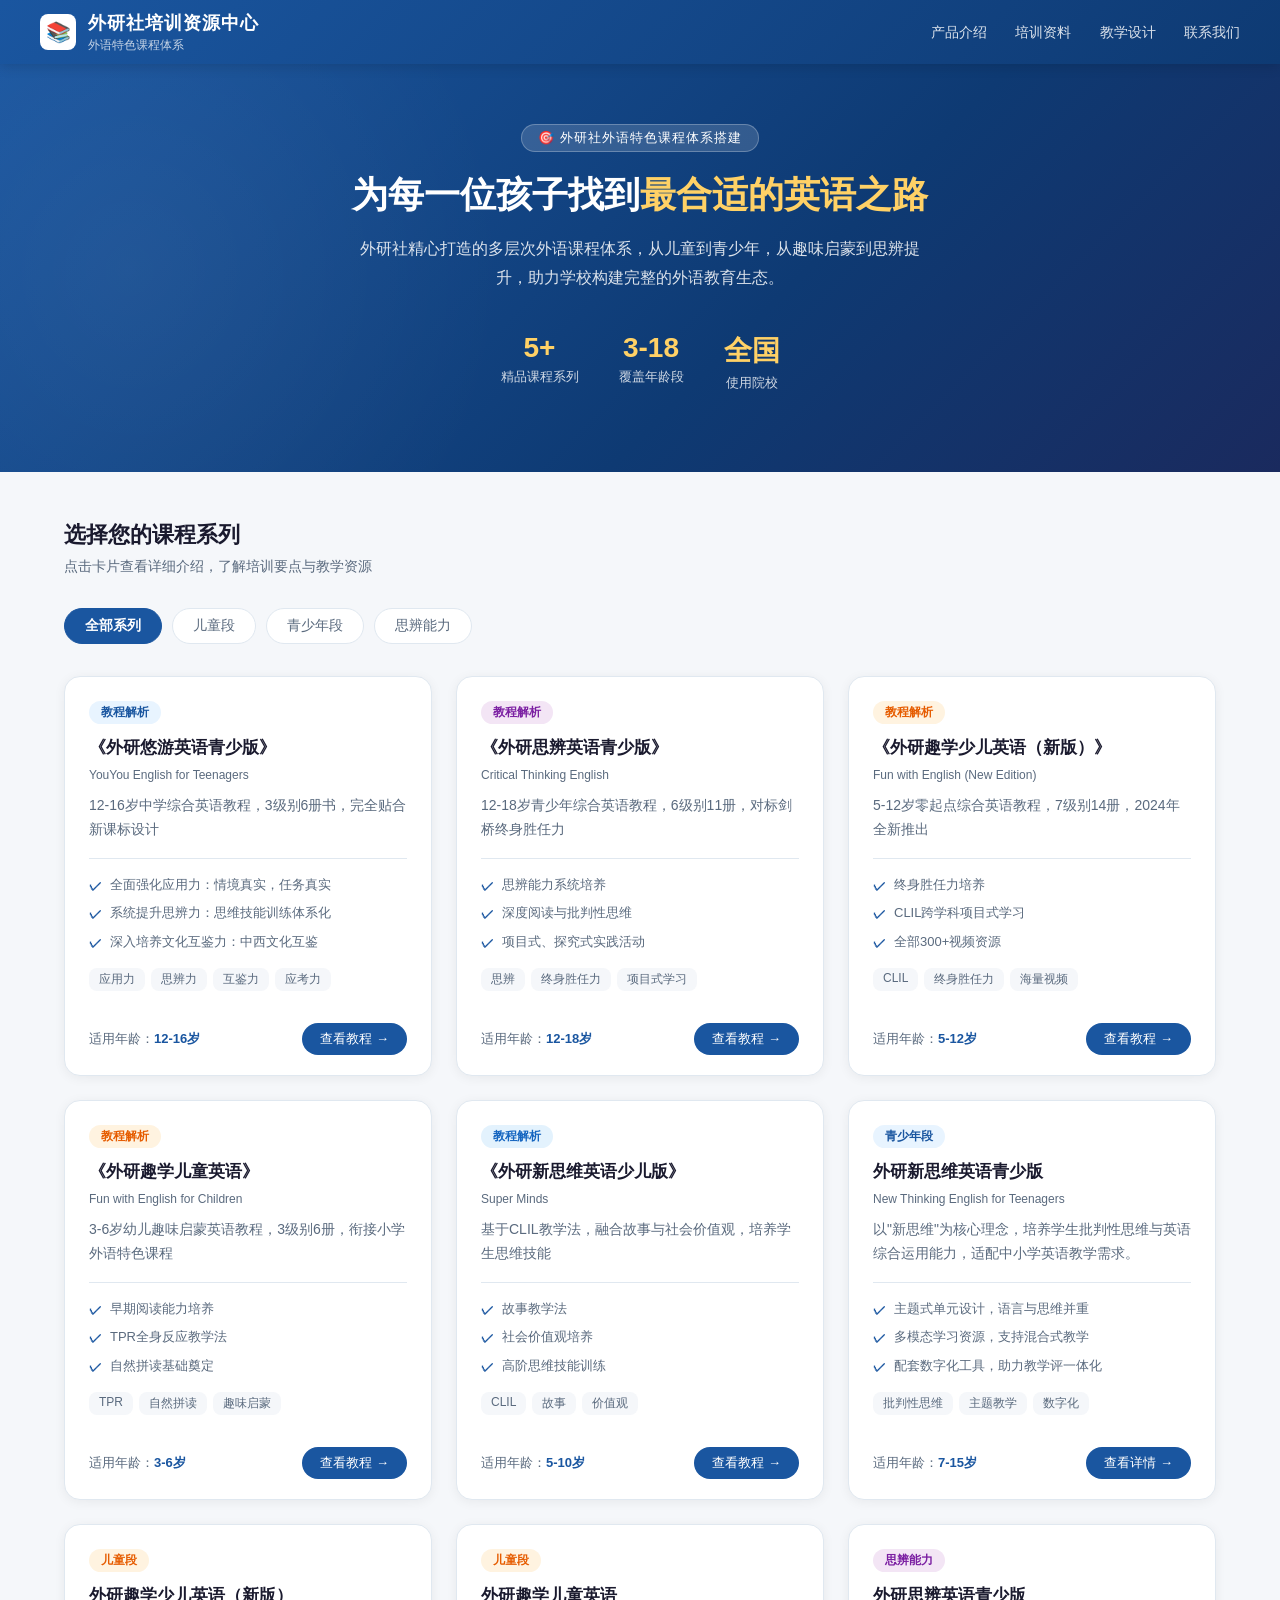
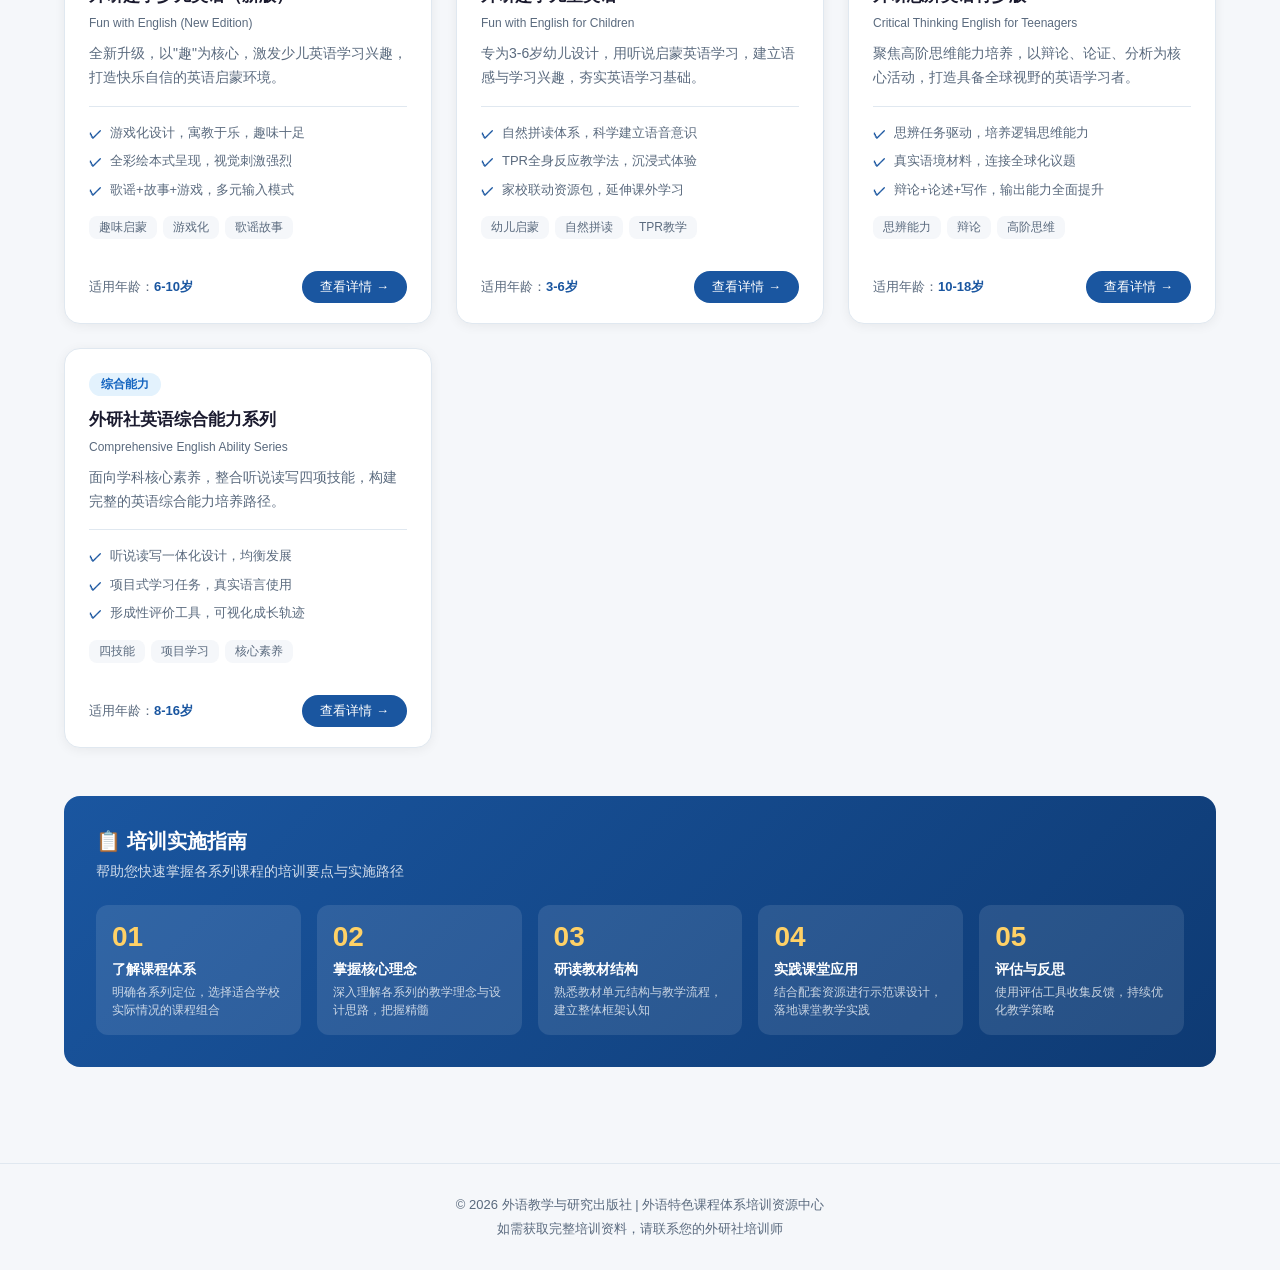
<file: index.html>
<!DOCTYPE html>
<html lang="zh-CN">
<head>
  <meta charset="UTF-8">
  <meta name="viewport" content="width=device-width, initial-scale=1.0">
  <title>外研社外语特色课程体系 | 培训资源中心</title>
  <style>
    * { margin: 0; padding: 0; box-sizing: border-box; }

    :root {
      --primary: #1a56a0;
      --primary-light: #2d6cc0;
      --accent: #e85d26;
      --bg: #f5f7fa;
      --card-bg: #ffffff;
      --text: #1a1a2e;
      --text-sub: #5a6a7e;
      --border: #e0e8f0;
    }

    body {
      font-family: 'PingFang SC', 'Microsoft YaHei', sans-serif;
      background: var(--bg);
      color: var(--text);
    }

    /* ===== 顶部导航 ===== */
    header {
      background: linear-gradient(135deg, #1a56a0 0%, #0e3a73 100%);
      color: white;
      padding: 0 24px;
      position: sticky;
      top: 0;
      z-index: 100;
      box-shadow: 0 2px 12px rgba(0,0,0,0.15);
    }
    .header-inner {
      max-width: 1200px;
      margin: 0 auto;
      display: flex;
      align-items: center;
      justify-content: space-between;
      height: 64px;
    }
    .logo {
      display: flex;
      align-items: center;
      gap: 12px;
    }
    .logo-icon {
      width: 36px;
      height: 36px;
      background: white;
      border-radius: 8px;
      display: flex;
      align-items: center;
      justify-content: center;
      font-size: 20px;
    }
    .logo-text {
      font-size: 18px;
      font-weight: 700;
      letter-spacing: 1px;
    }
    .logo-sub {
      font-size: 12px;
      opacity: 0.75;
      margin-top: 2px;
    }
    nav a {
      color: rgba(255,255,255,0.85);
      text-decoration: none;
      margin-left: 24px;
      font-size: 14px;
      transition: color 0.2s;
    }
    nav a:hover { color: white; }

    /* ===== 英雄区 ===== */
    .hero {
      background: linear-gradient(135deg, #1a56a0 0%, #0e3a73 60%, #1a2a5e 100%);
      color: white;
      padding: 60px 24px 80px;
      text-align: center;
      position: relative;
      overflow: hidden;
    }
    .hero::before {
      content: '';
      position: absolute;
      top: -50%;
      left: -20%;
      width: 60%;
      height: 200%;
      background: radial-gradient(ellipse, rgba(255,255,255,0.05) 0%, transparent 70%);
    }
    .hero-tag {
      display: inline-block;
      background: rgba(255,255,255,0.15);
      border: 1px solid rgba(255,255,255,0.25);
      border-radius: 20px;
      padding: 4px 16px;
      font-size: 13px;
      margin-bottom: 20px;
      letter-spacing: 1px;
    }
    .hero h1 {
      font-size: 36px;
      font-weight: 800;
      line-height: 1.3;
      margin-bottom: 16px;
    }
    .hero h1 span { color: #ffd166; }
    .hero p {
      font-size: 16px;
      opacity: 0.85;
      max-width: 580px;
      margin: 0 auto 32px;
      line-height: 1.8;
    }
    .hero-stats {
      display: flex;
      justify-content: center;
      gap: 40px;
      margin-top: 40px;
    }
    .stat {
      text-align: center;
    }
    .stat-num {
      font-size: 28px;
      font-weight: 800;
      color: #ffd166;
    }
    .stat-label {
      font-size: 13px;
      opacity: 0.8;
      margin-top: 4px;
    }

    /* ===== 主内容区 ===== */
    .main {
      max-width: 1200px;
      margin: 0 auto;
      padding: 48px 24px;
    }

    .section-title {
      font-size: 22px;
      font-weight: 700;
      color: var(--text);
      margin-bottom: 8px;
    }
    .section-sub {
      font-size: 14px;
      color: var(--text-sub);
      margin-bottom: 32px;
    }

    /* ===== 产品筛选标签 ===== */
    .filter-bar {
      display: flex;
      flex-wrap: wrap;
      gap: 10px;
      margin-bottom: 32px;
    }
    .filter-btn {
      padding: 8px 20px;
      border-radius: 24px;
      border: 1.5px solid var(--border);
      background: white;
      color: var(--text-sub);
      font-size: 14px;
      cursor: pointer;
      transition: all 0.2s;
      font-family: inherit;
    }
    .filter-btn:hover {
      border-color: var(--primary);
      color: var(--primary);
    }
    .filter-btn.active {
      background: var(--primary);
      border-color: var(--primary);
      color: white;
      font-weight: 600;
    }

    /* ===== 产品卡片网格 ===== */
    .products-grid {
      display: grid;
      grid-template-columns: repeat(auto-fill, minmax(340px, 1fr));
      gap: 24px;
    }

    .product-card {
      background: white;
      border-radius: 16px;
      overflow: hidden;
      box-shadow: 0 2px 12px rgba(0,0,0,0.06);
      border: 1.5px solid var(--border);
      transition: all 0.3s;
      cursor: pointer;
    }
    .product-card:hover {
      transform: translateY(-4px);
      box-shadow: 0 8px 32px rgba(26,86,160,0.15);
      border-color: var(--primary);
    }
    .product-card.hidden { display: none; }

    .product-card.tutorial-card {
      text-decoration: none;
      color: inherit;
    }

    .product-card.tutorial-card:hover .detail-btn {
      background: var(--accent);
    }

    .card-header {
      padding: 24px 24px 16px;
      position: relative;
    }
    .card-badge {
      display: inline-block;
      padding: 3px 12px;
      border-radius: 12px;
      font-size: 12px;
      font-weight: 600;
      margin-bottom: 12px;
    }
    .badge-junior { background: #e8f4ff; color: #1a56a0; }
    .badge-child { background: #fff3e0; color: #e65c00; }
    .badge-teen { background: #e8f5e9; color: #2e7d32; }
    .badge-think { background: #f3e5f5; color: #7b1fa2; }

    .card-title {
      font-size: 17px;
      font-weight: 700;
      color: var(--text);
      line-height: 1.4;
      margin-bottom: 8px;
    }
    .card-en {
      font-size: 12px;
      color: var(--text-sub);
      margin-bottom: 12px;
    }
    .card-desc {
      font-size: 14px;
      color: var(--text-sub);
      line-height: 1.7;
    }

    .card-divider {
      height: 1px;
      background: var(--border);
      margin: 0 24px;
    }

    .card-body {
      padding: 16px 24px 20px;
    }

    .feature-list {
      list-style: none;
      margin-bottom: 16px;
    }
    .feature-list li {
      display: flex;
      align-items: flex-start;
      gap: 8px;
      font-size: 13px;
      color: var(--text-sub);
      margin-bottom: 8px;
      line-height: 1.5;
    }
    .feature-list li::before {
      content: '✓';
      color: var(--primary);
      font-weight: 700;
      flex-shrink: 0;
      margin-top: 1px;
    }

    .card-tags {
      display: flex;
      flex-wrap: wrap;
      gap: 6px;
    }
    .tag {
      padding: 3px 10px;
      background: var(--bg);
      border-radius: 8px;
      font-size: 12px;
      color: var(--text-sub);
    }

    .card-footer {
      padding: 12px 24px 20px;
      display: flex;
      align-items: center;
      justify-content: space-between;
    }
    .age-range {
      font-size: 13px;
      color: var(--text-sub);
    }
    .age-range span {
      color: var(--primary);
      font-weight: 600;
    }
    .detail-btn {
      padding: 7px 18px;
      background: var(--primary);
      color: white;
      border: none;
      border-radius: 20px;
      font-size: 13px;
      cursor: pointer;
      font-family: inherit;
      transition: background 0.2s;
    }
    .detail-btn:hover { background: var(--primary-light); }

    /* ===== 详情弹窗 ===== */
    .modal-overlay {
      display: none;
      position: fixed;
      inset: 0;
      background: rgba(0,0,0,0.5);
      z-index: 1000;
      align-items: center;
      justify-content: center;
      padding: 20px;
    }
    .modal-overlay.open { display: flex; }

    .modal {
      background: white;
      border-radius: 20px;
      max-width: 680px;
      width: 100%;
      max-height: 85vh;
      overflow-y: auto;
      position: relative;
    }
    .modal-top {
      padding: 32px 32px 24px;
      border-bottom: 1px solid var(--border);
      position: sticky;
      top: 0;
      background: white;
      z-index: 1;
    }
    .modal-close {
      position: absolute;
      top: 20px;
      right: 20px;
      width: 32px;
      height: 32px;
      background: var(--bg);
      border: none;
      border-radius: 50%;
      font-size: 18px;
      cursor: pointer;
      display: flex;
      align-items: center;
      justify-content: center;
      color: var(--text-sub);
    }
    .modal-body {
      padding: 24px 32px 32px;
    }
    .modal-section {
      margin-bottom: 24px;
    }
    .modal-section-title {
      font-size: 15px;
      font-weight: 700;
      color: var(--text);
      margin-bottom: 12px;
      display: flex;
      align-items: center;
      gap: 8px;
    }
    .modal-section-title::before {
      content: '';
      display: block;
      width: 4px;
      height: 16px;
      background: var(--primary);
      border-radius: 2px;
    }
    .modal-text {
      font-size: 14px;
      color: var(--text-sub);
      line-height: 1.8;
    }
    .highlight-box {
      background: #f0f6ff;
      border-left: 4px solid var(--primary);
      border-radius: 0 8px 8px 0;
      padding: 14px 16px;
      font-size: 14px;
      color: var(--text);
      line-height: 1.7;
      margin-top: 8px;
    }
    .training-points {
      display: grid;
      grid-template-columns: 1fr 1fr;
      gap: 10px;
      margin-top: 8px;
    }
    .tp-item {
      background: var(--bg);
      border-radius: 10px;
      padding: 12px 14px;
      font-size: 13px;
      color: var(--text);
      line-height: 1.5;
    }
    .tp-item .tp-icon { font-size: 18px; margin-bottom: 4px; }

    /* ===== 培训指南区 ===== */
    .training-guide {
      background: linear-gradient(135deg, #1a56a0 0%, #0e3a73 100%);
      color: white;
      border-radius: 16px;
      padding: 32px;
      margin-top: 48px;
    }
    .tg-title {
      font-size: 20px;
      font-weight: 700;
      margin-bottom: 8px;
    }
    .tg-sub {
      opacity: 0.8;
      font-size: 14px;
      margin-bottom: 24px;
    }
    .tg-steps {
      display: grid;
      grid-template-columns: repeat(auto-fill, minmax(180px, 1fr));
      gap: 16px;
    }
    .tg-step {
      background: rgba(255,255,255,0.1);
      border-radius: 12px;
      padding: 16px;
    }
    .step-num {
      font-size: 28px;
      font-weight: 800;
      color: #ffd166;
      margin-bottom: 8px;
    }
    .step-title {
      font-size: 14px;
      font-weight: 600;
      margin-bottom: 4px;
    }
    .step-desc {
      font-size: 12px;
      opacity: 0.75;
      line-height: 1.5;
    }

    /* ===== 页脚 ===== */
    footer {
      text-align: center;
      padding: 32px 24px;
      font-size: 13px;
      color: var(--text-sub);
      border-top: 1px solid var(--border);
      margin-top: 48px;
    }

    /* ===== 响应式 ===== */
    @media (max-width: 768px) {
      .hero h1 { font-size: 26px; }
      .hero-stats { gap: 24px; }
      .products-grid { grid-template-columns: 1fr; }
      nav { display: none; }
      .training-points { grid-template-columns: 1fr; }
      .modal-body { padding: 20px; }
      .modal-top { padding: 24px 20px; }
    }
  </style>
</head>
<body>

<!-- 顶部导航 -->
<header>
  <div class="header-inner">
    <div class="logo">
      <div class="logo-icon">📚</div>
      <div>
        <div class="logo-text">外研社培训资源中心</div>
        <div class="logo-sub">外语特色课程体系</div>
      </div>
    </div>
    <nav>
      <a href="#">产品介绍</a>
      <a href="#">培训资料</a>
      <a href="#">教学设计</a>
      <a href="#">联系我们</a>
    </nav>
  </div>
</header>

<!-- 英雄区 -->
<div class="hero">
  <div class="hero-tag">🎯 外研社外语特色课程体系搭建</div>
  <h1>为每一位孩子找到<span>最合适的英语之路</span></h1>
  <p>外研社精心打造的多层次外语课程体系，从儿童到青少年，从趣味启蒙到思辨提升，助力学校构建完整的外语教育生态。</p>
  <div class="hero-stats">
    <div class="stat">
      <div class="stat-num">5+</div>
      <div class="stat-label">精品课程系列</div>
    </div>
    <div class="stat">
      <div class="stat-num">3-18</div>
      <div class="stat-label">覆盖年龄段</div>
    </div>
    <div class="stat">
      <div class="stat-num">全国</div>
      <div class="stat-label">使用院校</div>
    </div>
  </div>
</div>

<!-- 主内容 -->
<div class="main">

  <div class="section-title">选择您的课程系列</div>
  <div class="section-sub">点击卡片查看详细介绍，了解培训要点与教学资源</div>

  <!-- 筛选标签 -->
  <div class="filter-bar">
    <button class="filter-btn active" onclick="filterProducts('all', this)">全部系列</button>
    <button class="filter-btn" onclick="filterProducts('child', this)">儿童段</button>
    <button class="filter-btn" onclick="filterProducts('junior', this)">青少年段</button>
    <button class="filter-btn" onclick="filterProducts('think', this)">思辨能力</button>
  </div>

    <!-- 产品卡片 -->
  <div class="products-grid">

    <!-- 教程解析页面 -->
    <a href="youyou.html" class="product-card tutorial-card">
      <div class="card-header">
        <span class="card-badge badge-junior">教程解析</span>
        <div class="card-title">《外研悠游英语青少版》</div>
        <div class="card-en">YouYou English for Teenagers</div>
        <div class="card-desc">12-16岁中学综合英语教程，3级别6册书，完全贴合新课标设计</div>
      </div>
      <div class="card-divider"></div>
      <div class="card-body">
        <ul class="feature-list">
          <li>全面强化应用力：情境真实，任务真实</li>
          <li>系统提升思辨力：思维技能训练体系化</li>
          <li>深入培养文化互鉴力：中西文化互鉴</li>
        </ul>
        <div class="card-tags">
          <span class="tag">应用力</span>
          <span class="tag">思辨力</span>
          <span class="tag">互鉴力</span>
          <span class="tag">应考力</span>
        </div>
      </div>
      <div class="card-footer">
        <div class="age-range">适用年龄：<span>12-16岁</span></div>
        <button class="detail-btn">查看教程 →</button>
      </div>
    </a>

    <a href="sibian.html" class="product-card tutorial-card">
      <div class="card-header">
        <span class="card-badge badge-think">教程解析</span>
        <div class="card-title">《外研思辨英语青少版》</div>
        <div class="card-en">Critical Thinking English</div>
        <div class="card-desc">12-18岁青少年综合英语教程，6级别11册，对标剑桥终身胜任力</div>
      </div>
      <div class="card-divider"></div>
      <div class="card-body">
        <ul class="feature-list">
          <li>思辨能力系统培养</li>
          <li>深度阅读与批判性思维</li>
          <li>项目式、探究式实践活动</li>
        </ul>
        <div class="card-tags">
          <span class="tag">思辨</span>
          <span class="tag">终身胜任力</span>
          <span class="tag">项目式学习</span>
        </div>
      </div>
      <div class="card-footer">
        <div class="age-range">适用年龄：<span>12-18岁</span></div>
        <button class="detail-btn">查看教程 →</button>
      </div>
    </a>

    <a href="quschool.html" class="product-card tutorial-card">
      <div class="card-header">
        <span class="card-badge badge-child">教程解析</span>
        <div class="card-title">《外研趣学少儿英语（新版）》</div>
        <div class="card-en">Fun with English (New Edition)</div>
        <div class="card-desc">5-12岁零起点综合英语教程，7级别14册，2024年全新推出</div>
      </div>
      <div class="card-divider"></div>
      <div class="card-body">
        <ul class="feature-list">
          <li>终身胜任力培养</li>
          <li>CLIL跨学科项目式学习</li>
          <li>全部300+视频资源</li>
        </ul>
        <div class="card-tags">
          <span class="tag">CLIL</span>
          <span class="tag">终身胜任力</span>
          <span class="tag">海量视频</span>
        </div>
      </div>
      <div class="card-footer">
        <div class="age-range">适用年龄：<span>5-12岁</span></div>
        <button class="detail-btn">查看教程 →</button>
      </div>
    </a>

    <a href="quschool-kids.html" class="product-card tutorial-card">
      <div class="card-header">
        <span class="card-badge badge-child">教程解析</span>
        <div class="card-title">《外研趣学儿童英语》</div>
        <div class="card-en">Fun with English for Children</div>
        <div class="card-desc">3-6岁幼儿趣味启蒙英语教程，3级别6册，衔接小学外语特色课程</div>
      </div>
      <div class="card-divider"></div>
      <div class="card-body">
        <ul class="feature-list">
          <li>早期阅读能力培养</li>
          <li>TPR全身反应教学法</li>
          <li>自然拼读基础奠定</li>
        </ul>
        <div class="card-tags">
          <span class="tag">TPR</span>
          <span class="tag">自然拼读</span>
          <span class="tag">趣味启蒙</span>
        </div>
      </div>
      <div class="card-footer">
        <div class="age-range">适用年龄：<span>3-6岁</span></div>
        <button class="detail-btn">查看教程 →</button>
      </div>
    </a>

    <a href="sm.html" class="product-card tutorial-card">
      <div class="card-header">
        <span class="card-badge" style="background:#e3f2fd;color:#1565c0;">教程解析</span>
        <div class="card-title">《外研新思维英语少儿版》</div>
        <div class="card-en">Super Minds</div>
        <div class="card-desc">基于CLIL教学法，融合故事与社会价值观，培养学生思维技能</div>
      </div>
      <div class="card-divider"></div>
      <div class="card-body">
        <ul class="feature-list">
          <li>故事教学法</li>
          <li>社会价值观培养</li>
          <li>高阶思维技能训练</li>
        </ul>
        <div class="card-tags">
          <span class="tag">CLIL</span>
          <span class="tag">故事</span>
          <span class="tag">价值观</span>
        </div>
      </div>
      <div class="card-footer">
        <div class="age-range">适用年龄：<span>5-10岁</span></div>
        <button class="detail-btn">查看教程 →</button>
      </div>
    </a>

    <!-- 产品1：外研新思维英语青少版 -->
    <div class="product-card" data-category="junior" onclick="openModal('p1')">
      <div class="card-header">
        <span class="card-badge badge-junior">青少年段</span>
        <div class="card-title">外研新思维英语青少版</div>
        <div class="card-en">New Thinking English for Teenagers</div>
        <div class="card-desc">以"新思维"为核心理念，培养学生批判性思维与英语综合运用能力，适配中小学英语教学需求。</div>
      </div>
      <div class="card-divider"></div>
      <div class="card-body">
        <ul class="feature-list">
          <li>主题式单元设计，语言与思维并重</li>
          <li>多模态学习资源，支持混合式教学</li>
          <li>配套数字化工具，助力教学评一体化</li>
        </ul>
        <div class="card-tags">
          <span class="tag">批判性思维</span>
          <span class="tag">主题教学</span>
          <span class="tag">数字化</span>
        </div>
      </div>
      <div class="card-footer">
        <div class="age-range">适用年龄：<span>7-15岁</span></div>
        <button class="detail-btn">查看详情 →</button>
      </div>
    </div>

    <!-- 产品2：外研趣学少儿英语（新版） -->
    <div class="product-card" data-category="child" onclick="openModal('p2')">
      <div class="card-header">
        <span class="card-badge badge-child">儿童段</span>
        <div class="card-title">外研趣学少儿英语（新版）</div>
        <div class="card-en">Fun with English (New Edition)</div>
        <div class="card-desc">全新升级，以"趣"为核心，激发少儿英语学习兴趣，打造快乐自信的英语启蒙环境。</div>
      </div>
      <div class="card-divider"></div>
      <div class="card-body">
        <ul class="feature-list">
          <li>游戏化设计，寓教于乐，趣味十足</li>
          <li>全彩绘本式呈现，视觉刺激强烈</li>
          <li>歌谣+故事+游戏，多元输入模式</li>
        </ul>
        <div class="card-tags">
          <span class="tag">趣味启蒙</span>
          <span class="tag">游戏化</span>
          <span class="tag">歌谣故事</span>
        </div>
      </div>
      <div class="card-footer">
        <div class="age-range">适用年龄：<span>6-10岁</span></div>
        <button class="detail-btn">查看详情 →</button>
      </div>
    </div>

    <!-- 产品3：外研趣学儿童英语 -->
    <div class="product-card" data-category="child" onclick="openModal('p3')">
      <div class="card-header">
        <span class="card-badge badge-child">儿童段</span>
        <div class="card-title">外研趣学儿童英语</div>
        <div class="card-en">Fun with English for Children</div>
        <div class="card-desc">专为3-6岁幼儿设计，用听说启蒙英语学习，建立语感与学习兴趣，夯实英语学习基础。</div>
      </div>
      <div class="card-divider"></div>
      <div class="card-body">
        <ul class="feature-list">
          <li>自然拼读体系，科学建立语音意识</li>
          <li>TPR全身反应教学法，沉浸式体验</li>
          <li>家校联动资源包，延伸课外学习</li>
        </ul>
        <div class="card-tags">
          <span class="tag">幼儿启蒙</span>
          <span class="tag">自然拼读</span>
          <span class="tag">TPR教学</span>
        </div>
      </div>
      <div class="card-footer">
        <div class="age-range">适用年龄：<span>3-6岁</span></div>
        <button class="detail-btn">查看详情 →</button>
      </div>
    </div>

    <!-- 产品4：外研思辨英语青少版 -->
    <div class="product-card" data-category="teen think" onclick="openModal('p4')">
      <div class="card-header">
        <span class="card-badge badge-think">思辨能力</span>
        <div class="card-title">外研思辨英语青少版</div>
        <div class="card-en">Critical Thinking English for Teenagers</div>
        <div class="card-desc">聚焦高阶思维能力培养，以辩论、论证、分析为核心活动，打造具备全球视野的英语学习者。</div>
      </div>
      <div class="card-divider"></div>
      <div class="card-body">
        <ul class="feature-list">
          <li>思辨任务驱动，培养逻辑思维能力</li>
          <li>真实语境材料，连接全球化议题</li>
          <li>辩论+论述+写作，输出能力全面提升</li>
        </ul>
        <div class="card-tags">
          <span class="tag">思辨能力</span>
          <span class="tag">辩论</span>
          <span class="tag">高阶思维</span>
        </div>
      </div>
      <div class="card-footer">
        <div class="age-range">适用年龄：<span>10-18岁</span></div>
        <button class="detail-btn">查看详情 →</button>
      </div>
    </div>

    <!-- 产品5：更多产品占位 -->
    <div class="product-card" data-category="junior" onclick="openModal('p5')">
      <div class="card-header">
        <span class="card-badge badge-teen" style="background:#e3f2fd;color:#1565c0;">综合能力</span>
        <div class="card-title">外研社英语综合能力系列</div>
        <div class="card-en">Comprehensive English Ability Series</div>
        <div class="card-desc">面向学科核心素养，整合听说读写四项技能，构建完整的英语综合能力培养路径。</div>
      </div>
      <div class="card-divider"></div>
      <div class="card-body">
        <ul class="feature-list">
          <li>听说读写一体化设计，均衡发展</li>
          <li>项目式学习任务，真实语言使用</li>
          <li>形成性评价工具，可视化成长轨迹</li>
        </ul>
        <div class="card-tags">
          <span class="tag">四技能</span>
          <span class="tag">项目学习</span>
          <span class="tag">核心素养</span>
        </div>
      </div>
      <div class="card-footer">
        <div class="age-range">适用年龄：<span>8-16岁</span></div>
        <button class="detail-btn">查看详情 →</button>
      </div>
    </div>

  </div>

  <!-- 培训指南 -->
  <div class="training-guide">
    <div class="tg-title">📋 培训实施指南</div>
    <div class="tg-sub">帮助您快速掌握各系列课程的培训要点与实施路径</div>
    <div class="tg-steps">
      <div class="tg-step">
        <div class="step-num">01</div>
        <div class="step-title">了解课程体系</div>
        <div class="step-desc">明确各系列定位，选择适合学校实际情况的课程组合</div>
      </div>
      <div class="tg-step">
        <div class="step-num">02</div>
        <div class="step-title">掌握核心理念</div>
        <div class="step-desc">深入理解各系列的教学理念与设计思路，把握精髓</div>
      </div>
      <div class="tg-step">
        <div class="step-num">03</div>
        <div class="step-title">研读教材结构</div>
        <div class="step-desc">熟悉教材单元结构与教学流程，建立整体框架认知</div>
      </div>
      <div class="tg-step">
        <div class="step-num">04</div>
        <div class="step-title">实践课堂应用</div>
        <div class="step-desc">结合配套资源进行示范课设计，落地课堂教学实践</div>
      </div>
      <div class="tg-step">
        <div class="step-num">05</div>
        <div class="step-title">评估与反思</div>
        <div class="step-desc">使用评估工具收集反馈，持续优化教学策略</div>
      </div>
    </div>
  </div>

</div>

<!-- 页脚 -->
<footer>
  <p>© 2026 外语教学与研究出版社 | 外语特色课程体系培训资源中心</p>
  <p style="margin-top:6px;">如需获取完整培训资料，请联系您的外研社培训师</p>
</footer>

<!-- 详情弹窗 -->
<div class="modal-overlay" id="modalOverlay" onclick="closeModalIfOverlay(event)">
  <div class="modal" id="modal">
    <div class="modal-top">
      <button class="modal-close" onclick="closeModal()">✕</button>
      <div id="modalBadge"></div>
      <div id="modalTitle" style="font-size:20px;font-weight:800;margin:8px 0;"></div>
      <div id="modalEn" style="font-size:13px;color:#5a6a7e;"></div>
    </div>
    <div class="modal-body" id="modalBody"></div>
  </div>
</div>

<script>
  // 产品详情数据
  const products = {
    p1: {
      badge: '<span class="card-badge badge-junior">青少年段</span>',
      title: '外研新思维英语青少版',
      en: 'New Thinking English for Teenagers',
      body: `
        <div class="modal-section">
          <div class="modal-section-title">课程简介</div>
          <div class="modal-text">《外研新思维英语青少版》以"新思维"为核心理念，将批判性思维与创造性思维有机融入英语教学，帮助学生在语言学习的同时发展高阶认知能力。</div>
          <div class="highlight-box">核心理念：语言是思维的载体，教语言就是教思维。本系列致力于培养能用英语"深度思考"的学习者。</div>
        </div>
        <div class="modal-section">
          <div class="modal-section-title">教材特色</div>
          <div class="training-points">
            <div class="tp-item"><div class="tp-icon">🎯</div>主题式单元设计，每单元围绕一个真实世界话题展开</div>
            <div class="tp-item"><div class="tp-icon">💡</div>思维可视化工具，思维导图、概念图贯穿全册</div>
            <div class="tp-item"><div class="tp-icon">📱</div>配套数字化平台，支持线上线下混合教学</div>
            <div class="tp-item"><div class="tp-icon">📊</div>过程性评价体系，教学评一体化设计</div>
          </div>
        </div>
        <div class="modal-section">
          <div class="modal-section-title">培训重点</div>
          <ul class="feature-list">
            <li>如何在英语课堂中真正落实"思维可视化"教学</li>
            <li>主题式教学单元的整体设计与实施路径</li>
            <li>如何利用数字化配套资源提升课堂效率</li>
            <li>教学评一体化的评价工具使用方法</li>
          </ul>
        </div>
        <div class="modal-section">
          <div class="modal-section-title">适用场景</div>
          <div class="modal-text">适用于小学高年级至初中阶段（7-15岁），尤其适合希望在英语教学中融入核心素养培养目标的学校。</div>
        </div>
      `
    },
    p2: {
      badge: '<span class="card-badge badge-child">儿童段</span>',
      title: '外研趣学少儿英语（新版）',
      en: 'Fun with English (New Edition)',
      body: `
        <div class="modal-section">
          <div class="modal-section-title">课程简介</div>
          <div class="modal-text">全新升级版《外研趣学少儿英语》以"趣"字为核心，通过丰富的游戏、歌谣、故事和互动活动，让6-10岁的孩子在快乐中爱上英语学习。</div>
          <div class="highlight-box">新版亮点：全面更新内容选题，融入当代儿童生活场景；增加AI互动练习模块，让孩子随时随地开口说英语。</div>
        </div>
        <div class="modal-section">
          <div class="modal-section-title">教材特色</div>
          <div class="training-points">
            <div class="tp-item"><div class="tp-icon">🎮</div>游戏化课堂设计，让每节课都充满活力</div>
            <div class="tp-item"><div class="tp-icon">🎵</div>原创儿童歌谣，朗朗上口，易学易记</div>
            <div class="tp-item"><div class="tp-icon">📖</div>系列故事绘本，培养阅读兴趣与习惯</div>
            <div class="tp-item"><div class="tp-icon">🏠</div>家校联动资源，延伸课外英语环境</div>
          </div>
        </div>
        <div class="modal-section">
          <div class="modal-section-title">培训重点</div>
          <ul class="feature-list">
            <li>游戏化课堂的设计原则与组织技巧</li>
            <li>如何利用歌谣和故事建立语音语感</li>
            <li>家校共育策略：如何指导家长配合课堂学习</li>
            <li>儿童课堂管理与激励策略</li>
          </ul>
        </div>
        <div class="modal-section">
          <div class="modal-section-title">适用场景</div>
          <div class="modal-text">适用于6-10岁小学低年级英语课程，尤其适合课时充足、希望营造沉浸式英语学习氛围的学校。</div>
        </div>
      `
    },
    p3: {
      badge: '<span class="card-badge badge-child">儿童段</span>',
      title: '外研趣学儿童英语',
      en: 'Fun with English for Children',
      body: `
        <div class="modal-section">
          <div class="modal-section-title">课程简介</div>
          <div class="modal-text">《外研趣学儿童英语》专为3-6岁幼儿设计，采用科学的语言习得原理，以听说启蒙为主，帮助幼儿建立英语语感，培养对英语学习的持久兴趣。</div>
          <div class="highlight-box">设计理念：幼儿学英语，重在"听"和"感受"。本系列不急于读写，让孩子先爱上听英语、说英语。</div>
        </div>
        <div class="modal-section">
          <div class="modal-section-title">教材特色</div>
          <div class="training-points">
            <div class="tp-item"><div class="tp-icon">👂</div>以听说为主，符合幼儿语言发展规律</div>
            <div class="tp-item"><div class="tp-icon">🤸</div>TPR全身反应，让身体参与语言学习</div>
            <div class="tp-item"><div class="tp-icon">🔤</div>自然拼读启蒙，科学建立字母音素意识</div>
            <div class="tp-item"><div class="tp-icon">🌈</div>鲜艳插图+动画视频，视听刺激充分</div>
          </div>
        </div>
        <div class="modal-section">
          <div class="modal-section-title">培训重点</div>
          <ul class="feature-list">
            <li>TPR教学法的课堂实施要点与注意事项</li>
            <li>幼儿英语课堂的节奏把握与氛围营造</li>
            <li>自然拼读启蒙教学的科学顺序与方法</li>
            <li>如何评估幼儿英语学习进展（非测试方式）</li>
          </ul>
        </div>
        <div class="modal-section">
          <div class="modal-section-title">适用场景</div>
          <div class="modal-text">适用于幼儿园及学前英语课程（3-6岁），也适合小学一年级零起点英语衔接课程使用。</div>
        </div>
      `
    },
    p4: {
      badge: '<span class="card-badge badge-think">思辨能力</span>',
      title: '外研思辨英语青少版',
      en: 'Critical Thinking English for Teenagers',
      body: `
        <div class="modal-section">
          <div class="modal-section-title">课程简介</div>
          <div class="modal-text">《外研思辨英语青少版》是一套专注于培养高阶思维能力的英语教材，以辩论、论证、批判性分析为核心活动，帮助学生成为具备全球视野和独立思考能力的学习者。</div>
          <div class="highlight-box">核心价值：在英语学习中同步培养"会想、会辩、会写"的思辨能力，为未来的学术发展和职业竞争奠定基础。</div>
        </div>
        <div class="modal-section">
          <div class="modal-section-title">教材特色</div>
          <div class="training-points">
            <div class="tp-item"><div class="tp-icon">🧠</div>思辨框架清晰，每单元有明确的思维技能目标</div>
            <div class="tp-item"><div class="tp-icon">🌍</div>真实全球议题，激发学生思考与表达欲望</div>
            <div class="tp-item"><div class="tp-icon">🗣️</div>辩论与论证训练，强化口语和写作输出</div>
            <div class="tp-item"><div class="tp-icon">✍️</div>学术写作引导，为高中及以上学习打基础</div>
          </div>
        </div>
        <div class="modal-section">
          <div class="modal-section-title">培训重点</div>
          <ul class="feature-list">
            <li>如何在英语课堂中设计有效的辩论活动</li>
            <li>思辨型阅读理解的教学策略</li>
            <li>论证写作的脚手架设计与使用方法</li>
            <li>评价学生思辨能力发展的多元方式</li>
          </ul>
        </div>
        <div class="modal-section">
          <div class="modal-section-title">适用场景</div>
          <div class="modal-text">适用于初中至高中阶段（10-18岁），尤其适合英语基础较好、希望进一步提升综合素养的学生群体，以及国际化程度较高的学校。</div>
        </div>
      `
    },
    p5: {
      badge: '<span class="card-badge" style="background:#e3f2fd;color:#1565c0;">综合能力</span>',
      title: '外研社英语综合能力系列',
      en: 'Comprehensive English Ability Series',
      body: `
        <div class="modal-section">
          <div class="modal-section-title">课程简介</div>
          <div class="modal-text">外研社英语综合能力系列面向英语学科核心素养，整合听、说、读、写四项技能，通过项目式学习任务和真实语言使用情境，构建完整的英语综合能力培养路径。</div>
          <div class="highlight-box">设计理念：语言能力的发展是整体的、均衡的。本系列拒绝"哑巴英语"和"应试英语"，培养真正能用英语做事的学习者。</div>
        </div>
        <div class="modal-section">
          <div class="modal-section-title">教材特色</div>
          <div class="training-points">
            <div class="tp-item"><div class="tp-icon">🔄</div>四技能有机整合，每个单元均衡训练</div>
            <div class="tp-item"><div class="tp-icon">📌</div>项目式学习任务，真实语言使用场景</div>
            <div class="tp-item"><div class="tp-icon">📈</div>形成性评价工具，可视化学习成长</div>
            <div class="tp-item"><div class="tp-icon">🤝</div>协作学习设计，培养团队沟通能力</div>
          </div>
        </div>
        <div class="modal-section">
          <div class="modal-section-title">培训重点</div>
          <ul class="feature-list">
            <li>四技能整合教学的设计原则与课堂实施</li>
            <li>项目式学习任务的设计与评价方法</li>
            <li>如何利用形成性评价工具追踪学生进步</li>
            <li>协作学习课堂的组织与管理技巧</li>
          </ul>
        </div>
        <div class="modal-section">
          <div class="modal-section-title">适用场景</div>
          <div class="modal-text">适用于小学中高年级至初中阶段（8-16岁），适合希望全面提升学生英语综合运用能力的学校，尤其适合有项目制学习传统的学校。</div>
        </div>
      `
    }
  };

  // 筛选功能
  function filterProducts(category, btn) {
    document.querySelectorAll('.filter-btn').forEach(b => b.classList.remove('active'));
    btn.classList.add('active');
    document.querySelectorAll('.product-card').forEach(card => {
      if (category === 'all' || card.dataset.category.includes(category)) {
        card.classList.remove('hidden');
      } else {
        card.classList.add('hidden');
      }
    });
  }

  // 打开弹窗
  function openModal(id) {
    const p = products[id];
    if (!p) return;
    document.getElementById('modalBadge').innerHTML = p.badge;
    document.getElementById('modalTitle').textContent = p.title;
    document.getElementById('modalEn').textContent = p.en;
    document.getElementById('modalBody').innerHTML = p.body;
    document.getElementById('modalOverlay').classList.add('open');
    document.body.style.overflow = 'hidden';
  }

  // 关闭弹窗
  function closeModal() {
    document.getElementById('modalOverlay').classList.remove('open');
    document.body.style.overflow = '';
  }

  function closeModalIfOverlay(e) {
    if (e.target === document.getElementById('modalOverlay')) closeModal();
  }

  // ESC键关闭
  document.addEventListener('keydown', e => {
    if (e.key === 'Escape') closeModal();
  });
</script>

</body>
</html>
</file>
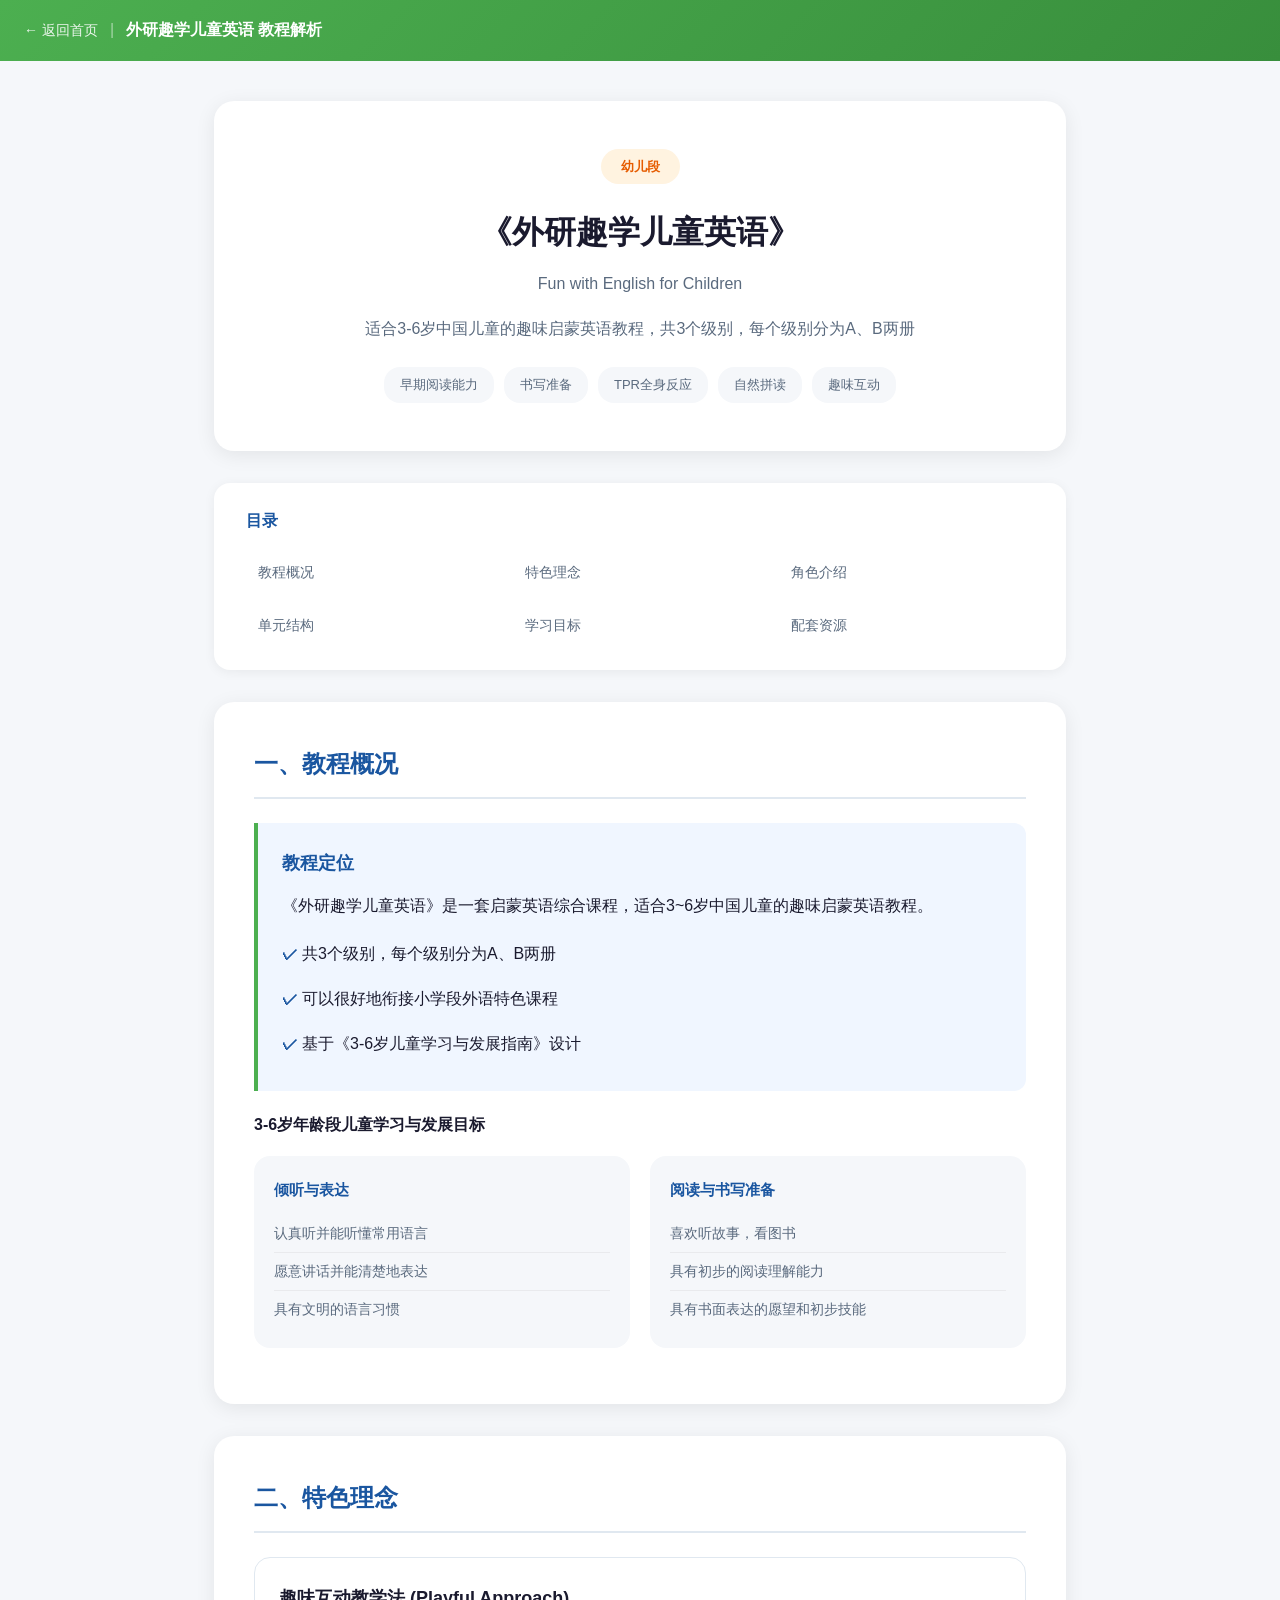
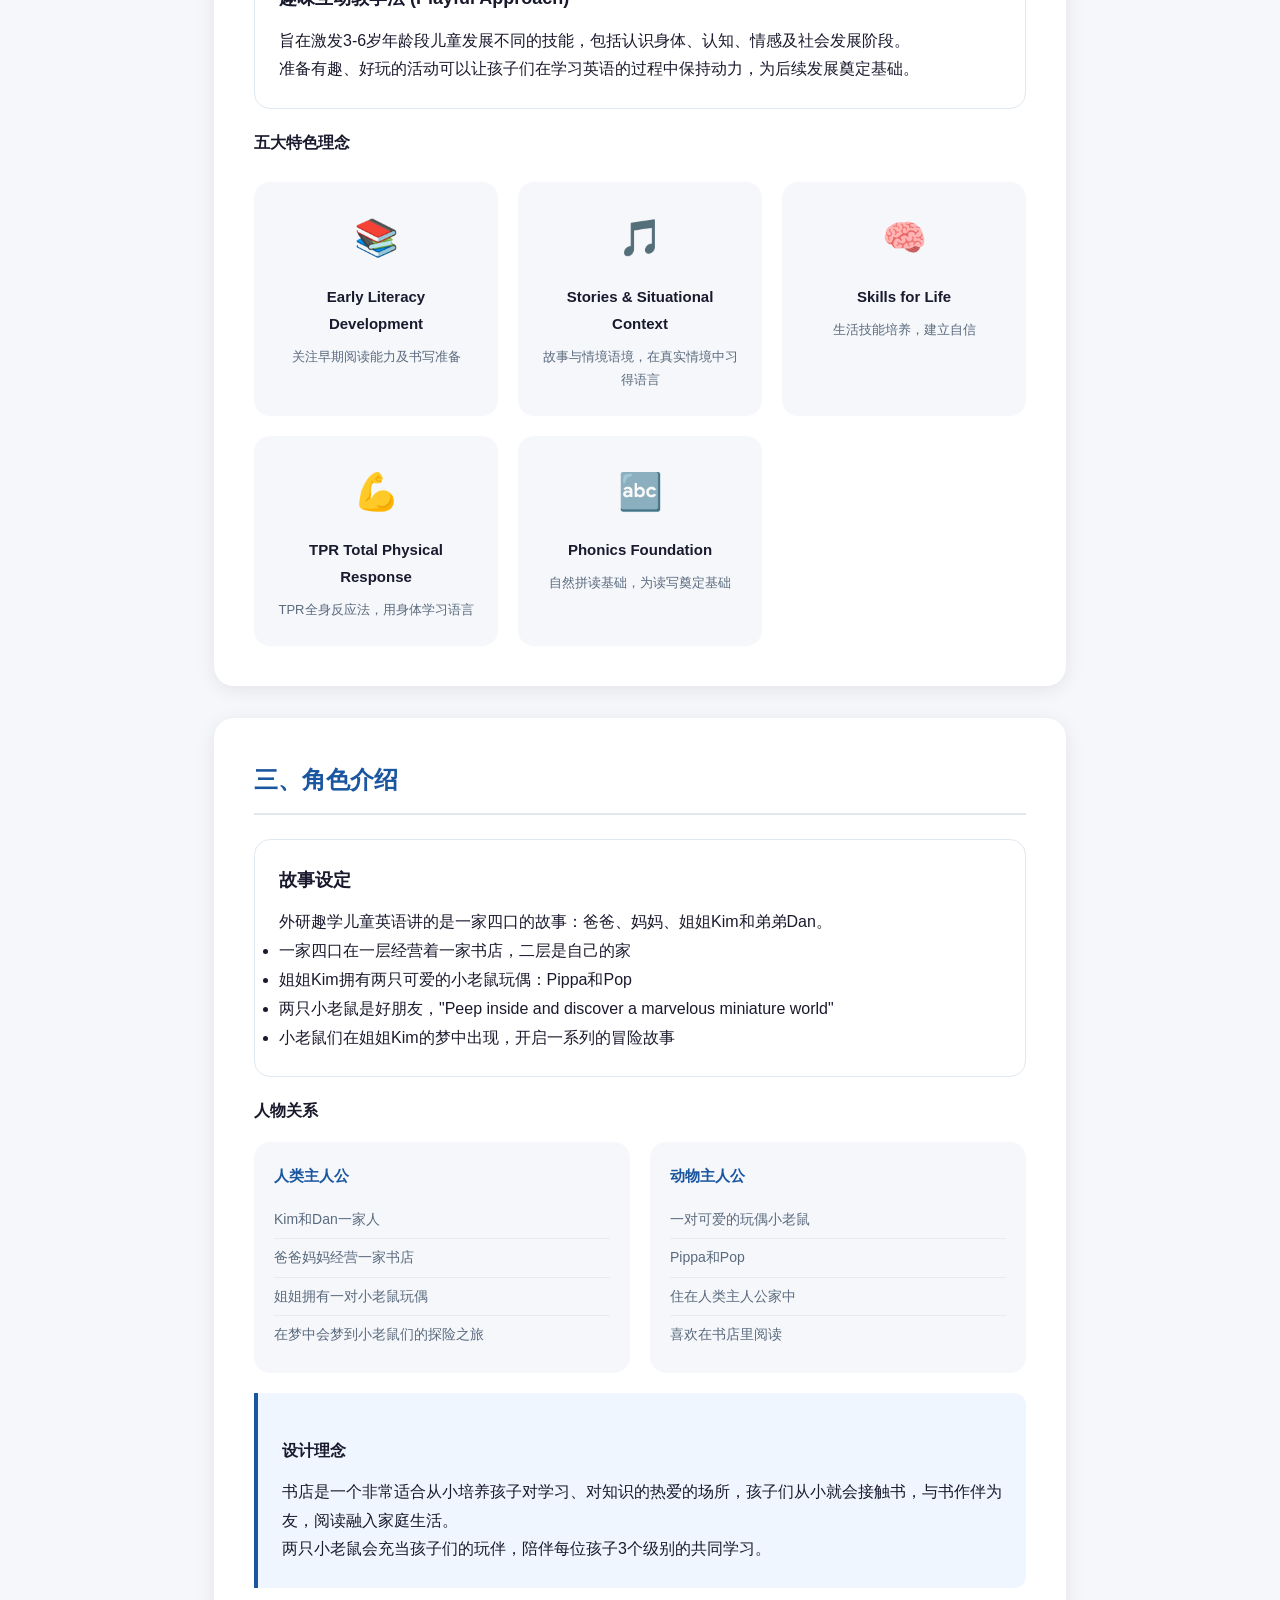
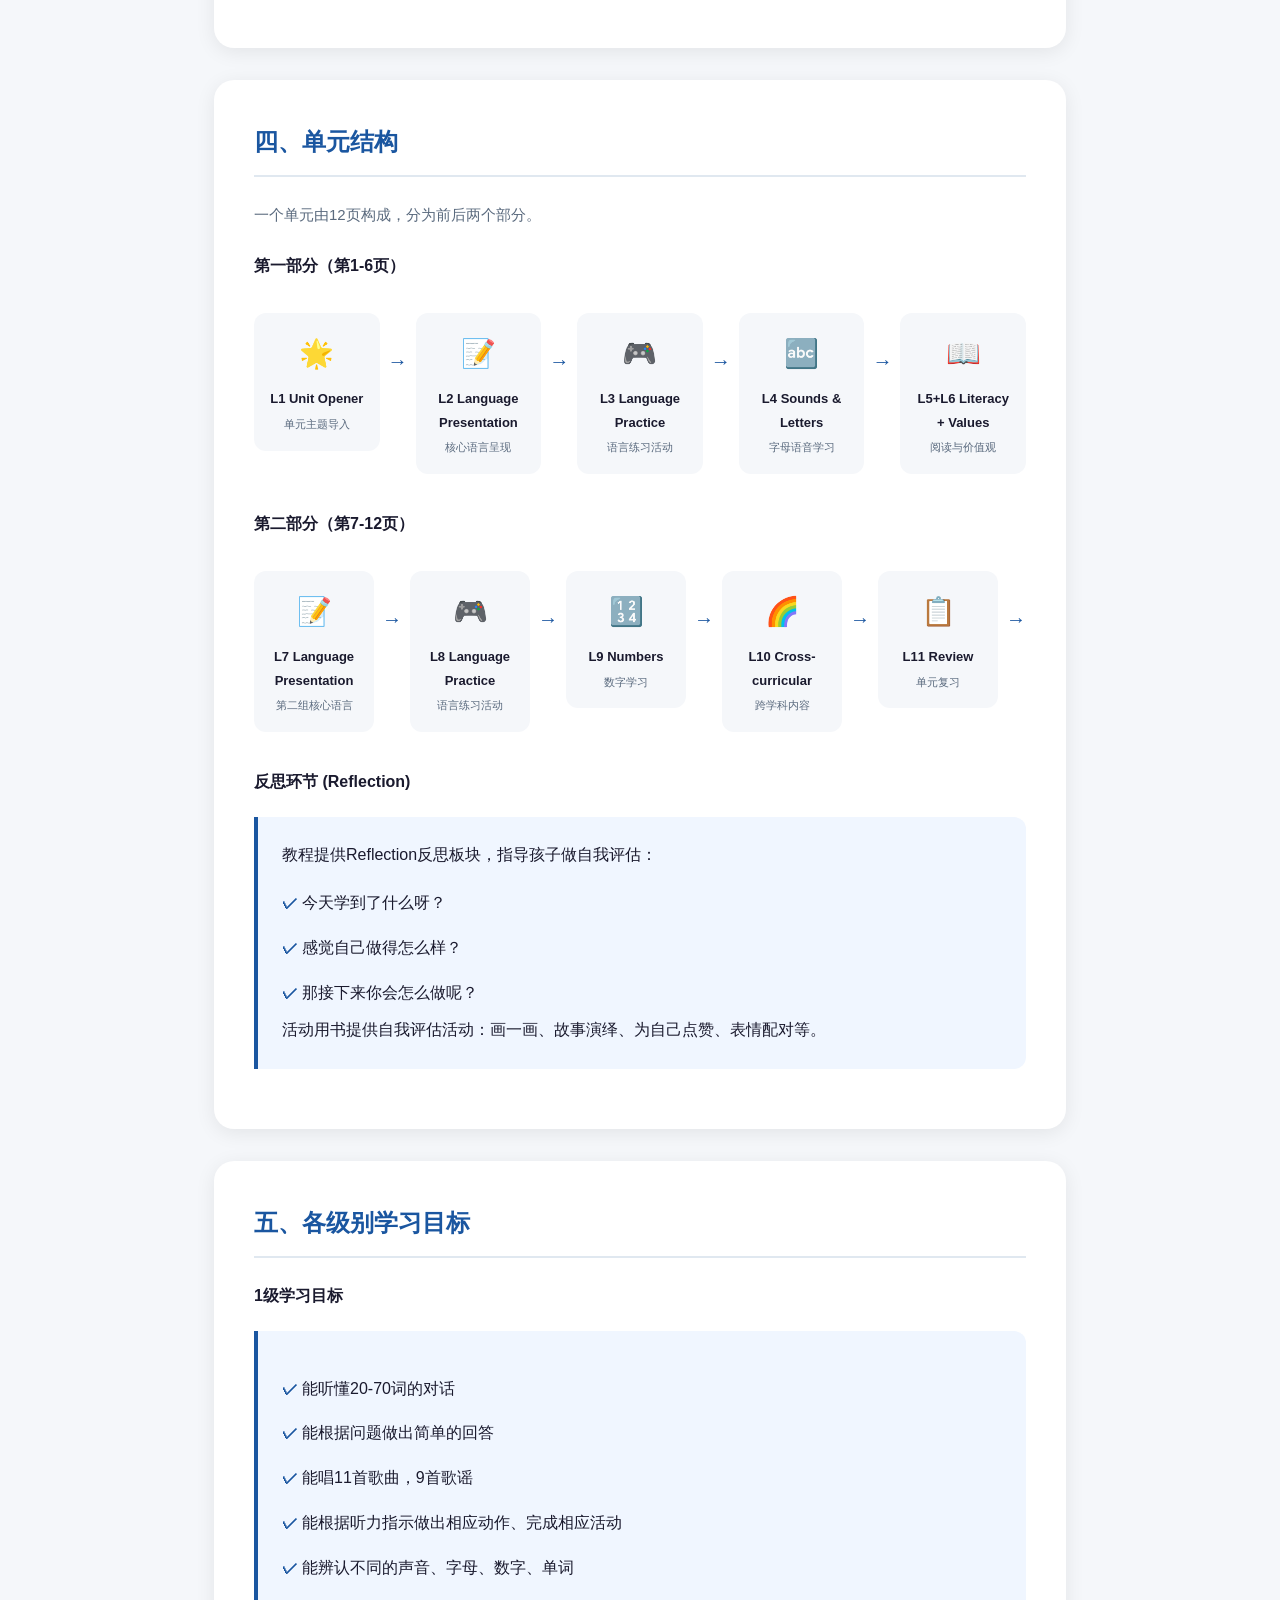
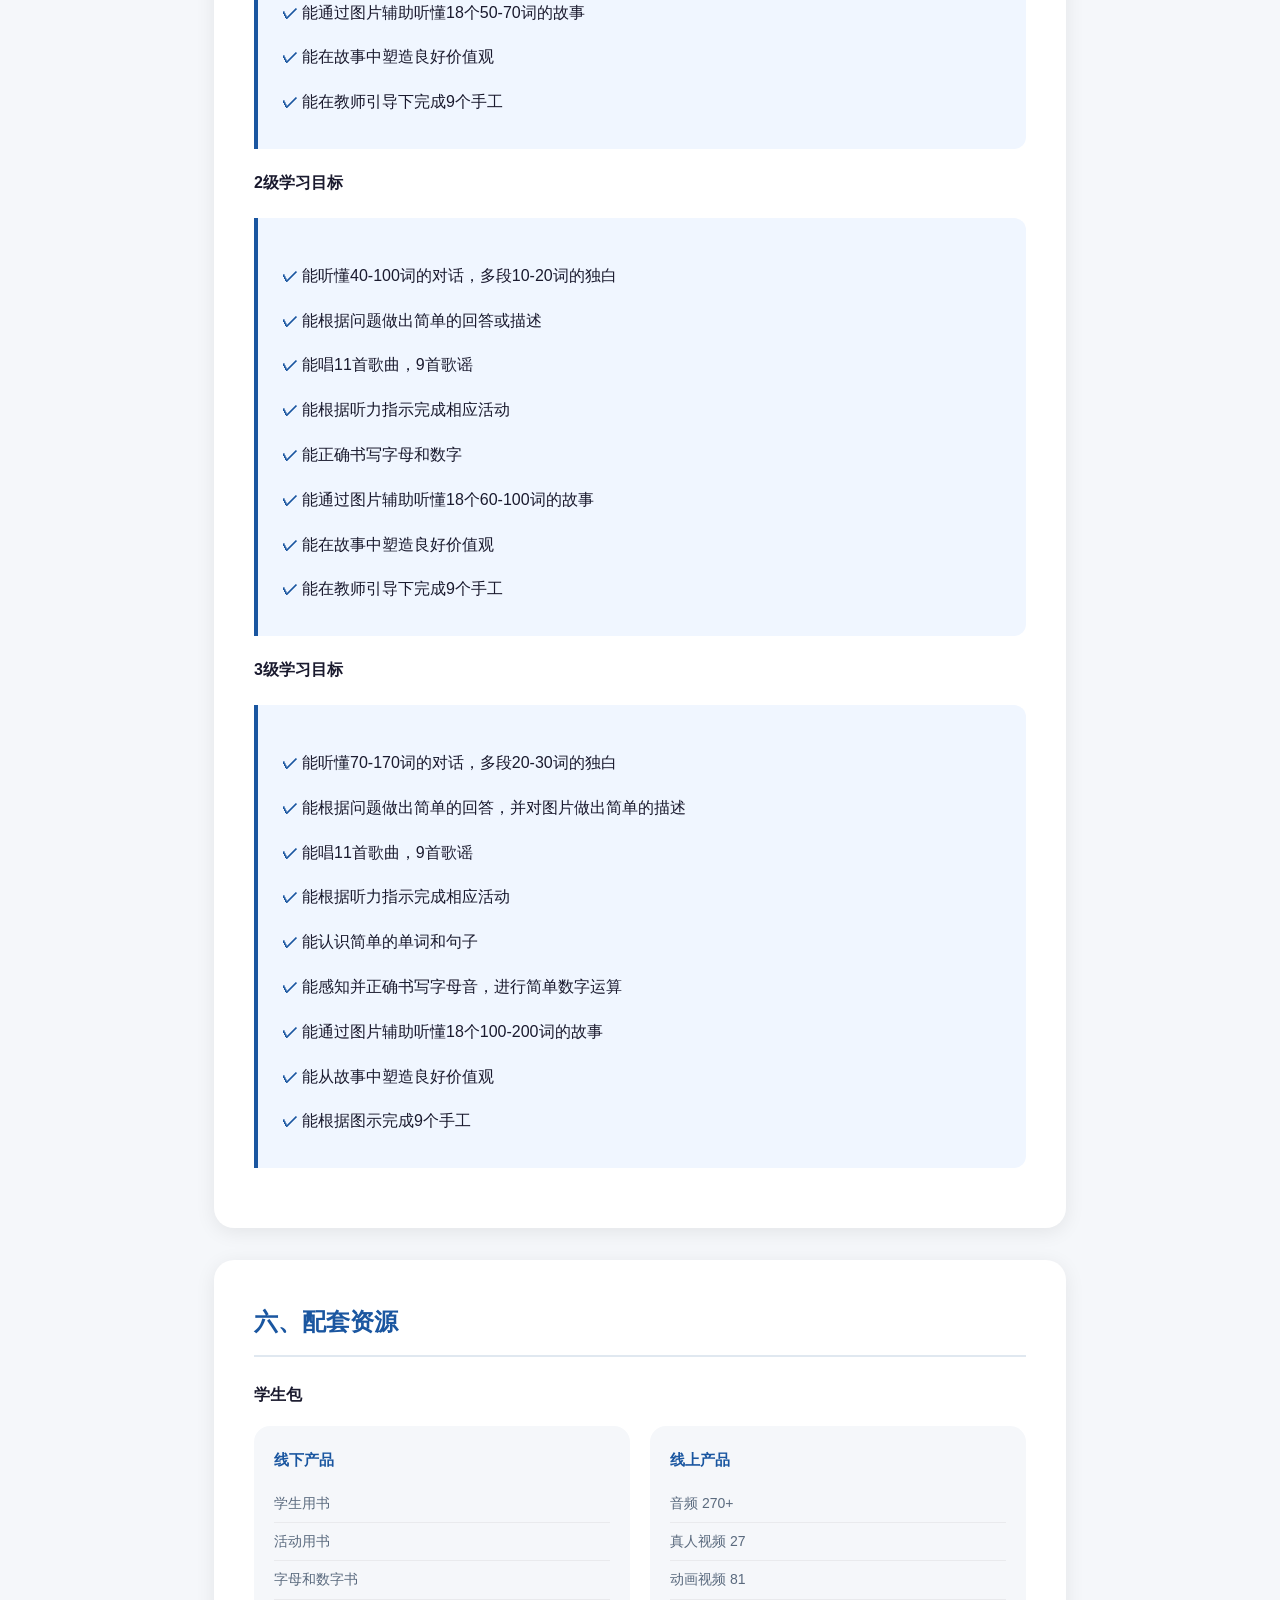
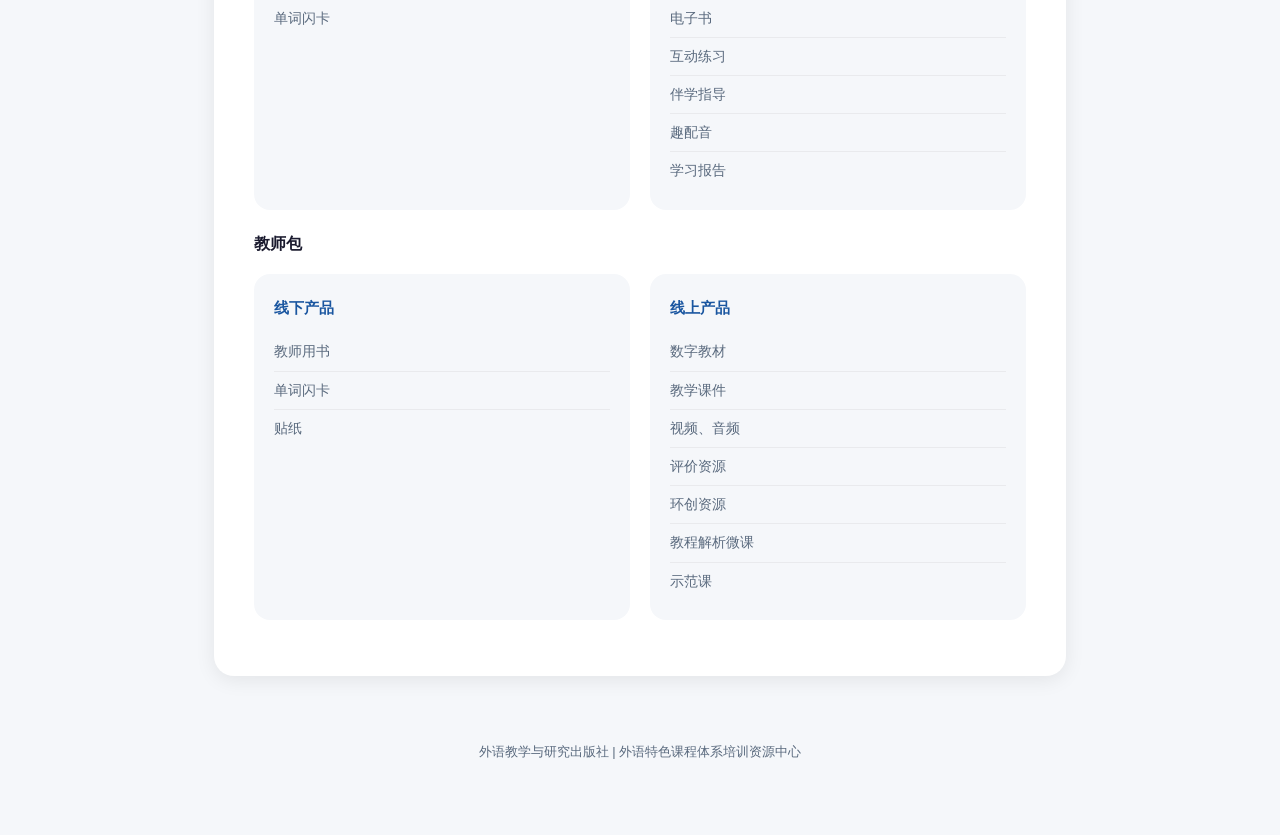
<file: quschool-kids.html>
<!DOCTYPE html>
<html lang="zh-CN">
<head>
  <meta charset="UTF-8">
  <meta name="viewport" content="width=device-width, initial-scale=1.0">
  <title>外研趣学儿童英语 | 教程解析</title>
  <link rel="stylesheet" href="styles.css">
</head>
<body>
  <header>
    <nav class="main-nav" style="background: linear-gradient(135deg, #4caf50 0%, #388e3c 100%);">
      <a href="index.html" class="nav-back">← 返回首页</a>
      <span class="nav-divider">|</span>
      <span class="nav-title">外研趣学儿童英语 教程解析</span>
    </nav>
  </header>

  <main class="course-container">
    <!-- 课程头部 -->
    <section class="course-header">
      <div class="course-badge child">幼儿段</div>
      <h1>《外研趣学儿童英语》</h1>
      <p class="course-en">Fun with English for Children</p>
      <p class="course-desc">适合3-6岁中国儿童的趣味启蒙英语教程，共3个级别，每个级别分为A、B两册</p>
      <div class="course-tags">
        <span class="tag">早期阅读能力</span>
        <span class="tag">书写准备</span>
        <span class="tag">TPR全身反应</span>
        <span class="tag">自然拼读</span>
        <span class="tag">趣味互动</span>
      </div>
    </section>

    <!-- 目录导航 -->
    <nav class="toc">
      <div class="toc-title">目录</div>
      <ul>
        <li><a href="#overview">教程概况</a></li>
        <li><a href="#features">特色理念</a></li>
        <li><a href="#characters">角色介绍</a></li>
        <li><a href="#structure">单元结构</a></li>
        <li><a href="#objectives">学习目标</a></li>
        <li><a href="#resources">配套资源</a></li>
      </ul>
    </nav>

    <!-- 第一部分：教程概况 -->
    <section id="overview" class="content-section">
      <h2>一、教程概况</h2>
      
      <div class="highlight-card" style="border-left-color: #4caf50;">
        <h3>教程定位</h3>
        <p>《外研趣学儿童英语》是一套启蒙英语综合课程，适合3~6岁中国儿童的趣味启蒙英语教程。</p>
        <ul>
          <li>共3个级别，每个级别分为A、B两册</li>
          <li>可以很好地衔接小学段外语特色课程</li>
          <li>基于《3-6岁儿童学习与发展指南》设计</li>
        </ul>
      </div>

      <h4>3-6岁年龄段儿童学习与发展目标</h4>
      <div class="resources-grid">
        <div class="resource-card">
          <h5>倾听与表达</h5>
          <ul>
            <li>认真听并能听懂常用语言</li>
            <li>愿意讲话并能清楚地表达</li>
            <li>具有文明的语言习惯</li>
          </ul>
        </div>
        <div class="resource-card">
          <h5>阅读与书写准备</h5>
          <ul>
            <li>喜欢听故事，看图书</li>
            <li>具有初步的阅读理解能力</li>
            <li>具有书面表达的愿望和初步技能</li>
          </ul>
        </div>
      </div>
    </section>

    <!-- 第二部分：特色理念 -->
    <section id="features" class="content-section">
      <h2>二、特色理念</h2>
      
      <div class="concept-box">
        <h3>趣味互动教学法 (Playful Approach)</h3>
        <p>旨在激发3-6岁年龄段儿童发展不同的技能，包括认识身体、认知、情感及社会发展阶段。</p>
        <p>准备有趣、好玩的活动可以让孩子们在学习英语的过程中保持动力，为后续发展奠定基础。</p>
      </div>

      <h4>五大特色理念</h4>
      <div class="features-grid">
        <div class="feature-card">
          <div class="feature-icon">📚</div>
          <h4>Early Literacy Development</h4>
          <p>关注早期阅读能力及书写准备</p>
        </div>
        <div class="feature-card">
          <div class="feature-icon">🎵</div>
          <h4>Stories & Situational Context</h4>
          <p>故事与情境语境，在真实情境中习得语言</p>
        </div>
        <div class="feature-card">
          <div class="feature-icon">🧠</div>
          <h4>Skills for Life</h4>
          <p>生活技能培养，建立自信</p>
        </div>
        <div class="feature-card">
          <div class="feature-icon">💪</div>
          <h4>TPR Total Physical Response</h4>
          <p>TPR全身反应法，用身体学习语言</p>
        </div>
        <div class="feature-card">
          <div class="feature-icon">🔤</div>
          <h4>Phonics Foundation</h4>
          <p>自然拼读基础，为读写奠定基础</p>
        </div>
      </div>
    </section>

    <!-- 第三部分：角色介绍 -->
    <section id="characters" class="content-section">
      <h2>三、角色介绍</h2>
      
      <div class="concept-box">
        <h3>故事设定</h3>
        <p>外研趣学儿童英语讲的是一家四口的故事：爸爸、妈妈、姐姐Kim和弟弟Dan。</p>
        <ul>
          <li>一家四口在一层经营着一家书店，二层是自己的家</li>
          <li>姐姐Kim拥有两只可爱的小老鼠玩偶：Pippa和Pop</li>
          <li>两只小老鼠是好朋友，"Peep inside and discover a marvelous miniature world"</li>
          <li>小老鼠们在姐姐Kim的梦中出现，开启一系列的冒险故事</li>
        </ul>
      </div>

      <h4>人物关系</h4>
      <div class="resources-grid">
        <div class="resource-card">
          <h5>人类主人公</h5>
          <ul>
            <li>Kim和Dan一家人</li>
            <li>爸爸妈妈经营一家书店</li>
            <li>姐姐拥有一对小老鼠玩偶</li>
            <li>在梦中会梦到小老鼠们的探险之旅</li>
          </ul>
        </div>
        <div class="resource-card">
          <h5>动物主人公</h5>
          <ul>
            <li>一对可爱的玩偶小老鼠</li>
            <li>Pippa和Pop</li>
            <li>住在人类主人公家中</li>
            <li>喜欢在书店里阅读</li>
          </ul>
        </div>
      </div>

      <div class="highlight-card">
        <h4>设计理念</h4>
        <p>书店是一个非常适合从小培养孩子对学习、对知识的热爱的场所，孩子们从小就会接触书，与书作伴为友，阅读融入家庭生活。</p>
        <p>两只小老鼠会充当孩子们的玩伴，陪伴每位孩子3个级别的共同学习。</p>
      </div>
    </section>

    <!-- 第四部分：单元结构 -->
    <section id="structure" class="content-section">
      <h2>四、单元结构</h2>
      
      <p class="section-intro">一个单元由12页构成，分为前后两个部分。</p>

      <h4>第一部分（第1-6页）</h4>
      <div class="structure-flow">
        <div class="structure-step">
          <div class="step-icon">🌟</div>
          <div class="step-content">
            <h4>L1 Unit Opener</h4>
            <p>单元主题导入</p>
          </div>
        </div>
        <div class="structure-arrow">→</div>
        <div class="structure-step">
          <div class="step-icon">📝</div>
          <div class="step-content">
            <h4>L2 Language Presentation</h4>
            <p>核心语言呈现</p>
          </div>
        </div>
        <div class="structure-arrow">→</div>
        <div class="structure-step">
          <div class="step-icon">🎮</div>
          <div class="step-content">
            <h4>L3 Language Practice</h4>
            <p>语言练习活动</p>
          </div>
        </div>
        <div class="structure-arrow">→</div>
        <div class="structure-step">
          <div class="step-icon">🔤</div>
          <div class="step-content">
            <h4>L4 Sounds & Letters</h4>
            <p>字母语音学习</p>
          </div>
        </div>
        <div class="structure-arrow">→</div>
        <div class="structure-step">
          <div class="step-icon">📖</div>
          <div class="step-content">
            <h4>L5+L6 Literacy + Values</h4>
            <p>阅读与价值观</p>
          </div>
        </div>
      </div>

      <h4>第二部分（第7-12页）</h4>
      <div class="structure-flow">
        <div class="structure-step">
          <div class="step-icon">📝</div>
          <div class="step-content">
            <h4>L7 Language Presentation</h4>
            <p>第二组核心语言</p>
          </div>
        </div>
        <div class="structure-arrow">→</div>
        <div class="structure-step">
          <div class="step-icon">🎮</div>
          <div class="step-content">
            <h4>L8 Language Practice</h4>
            <p>语言练习活动</p>
          </div>
        </div>
        <div class="structure-arrow">→</div>
        <div class="structure-step">
          <div class="step-icon">🔢</div>
          <div class="step-content">
            <h4>L9 Numbers</h4>
            <p>数字学习</p>
          </div>
        </div>
        <div class="structure-arrow">→</div>
        <div class="structure-step">
          <div class="step-icon">🌈</div>
          <div class="step-content">
            <h4>L10 Cross-curricular</h4>
            <p>跨学科内容</p>
          </div>
        </div>
        <div class="structure-arrow">→</div>
        <div class="structure-step">
          <div class="step-icon">📋</div>
          <div class="step-content">
            <h4>L11 Review</h4>
            <p>单元复习</p>
          </div>
        </div>
        <div class="structure-arrow">→</div>
        <div class="structure-step">
          <div class="step-icon">✂️</div>
          <div class="step-content">
            <h4>L12 Project</h4>
            <p>项目式学习</p>
          </div>
        </div>
      </div>

      <h4>反思环节 (Reflection)</h4>
      <div class="highlight-card">
        <p>教程提供Reflection反思板块，指导孩子做自我评估：</p>
        <ul>
          <li>今天学到了什么呀？</li>
          <li>感觉自己做得怎么样？</li>
          <li>那接下来你会怎么做呢？</li>
        </ul>
        <p>活动用书提供自我评估活动：画一画、故事演绎、为自己点赞、表情配对等。</p>
      </div>
    </section>

    <!-- 第五部分：学习目标 -->
    <section id="objectives" class="content-section">
      <h2>五、各级别学习目标</h2>
      
      <h4>1级学习目标</h4>
      <div class="highlight-card">
        <ul>
          <li>能听懂20-70词的对话</li>
          <li>能根据问题做出简单的回答</li>
          <li>能唱11首歌曲，9首歌谣</li>
          <li>能根据听力指示做出相应动作、完成相应活动</li>
          <li>能辨认不同的声音、字母、数字、单词</li>
          <li>能通过图片辅助听懂18个50-70词的故事</li>
          <li>能在故事中塑造良好价值观</li>
          <li>能在教师引导下完成9个手工</li>
        </ul>
      </div>

      <h4>2级学习目标</h4>
      <div class="highlight-card">
        <ul>
          <li>能听懂40-100词的对话，多段10-20词的独白</li>
          <li>能根据问题做出简单的回答或描述</li>
          <li>能唱11首歌曲，9首歌谣</li>
          <li>能根据听力指示完成相应活动</li>
          <li>能正确书写字母和数字</li>
          <li>能通过图片辅助听懂18个60-100词的故事</li>
          <li>能在故事中塑造良好价值观</li>
          <li>能在教师引导下完成9个手工</li>
        </ul>
      </div>

      <h4>3级学习目标</h4>
      <div class="highlight-card">
        <ul>
          <li>能听懂70-170词的对话，多段20-30词的独白</li>
          <li>能根据问题做出简单的回答，并对图片做出简单的描述</li>
          <li>能唱11首歌曲，9首歌谣</li>
          <li>能根据听力指示完成相应活动</li>
          <li>能认识简单的单词和句子</li>
          <li>能感知并正确书写字母音，进行简单数字运算</li>
          <li>能通过图片辅助听懂18个100-200词的故事</li>
          <li>能从故事中塑造良好价值观</li>
          <li>能根据图示完成9个手工</li>
        </ul>
      </div>
    </section>

    <!-- 第六部分：配套资源 -->
    <section id="resources" class="content-section">
      <h2>六、配套资源</h2>
      
      <h4>学生包</h4>
      <div class="resources-grid">
        <div class="resource-card">
          <h5>线下产品</h5>
          <ul>
            <li>学生用书</li>
            <li>活动用书</li>
            <li>字母和数字书</li>
            <li>单词闪卡</li>
          </ul>
        </div>
        <div class="resource-card">
          <h5>线上产品</h5>
          <ul>
            <li>音频 270+</li>
            <li>真人视频 27</li>
            <li>动画视频 81</li>
            <li>电子书</li>
            <li>互动练习</li>
            <li>伴学指导</li>
            <li>趣配音</li>
            <li>学习报告</li>
          </ul>
        </div>
      </div>

      <h4>教师包</h4>
      <div class="resources-grid">
        <div class="resource-card">
          <h5>线下产品</h5>
          <ul>
            <li>教师用书</li>
            <li>单词闪卡</li>
            <li>贴纸</li>
          </ul>
        </div>
        <div class="resource-card">
          <h5>线上产品</h5>
          <ul>
            <li>数字教材</li>
            <li>教学课件</li>
            <li>视频、音频</li>
            <li>评价资源</li>
            <li>环创资源</li>
            <li>教程解析微课</li>
            <li>示范课</li>
          </ul>
        </div>
      </div>
    </section>

    <footer class="course-footer">
      <p>外语教学与研究出版社 | 外语特色课程体系培训资源中心</p>
    </footer>
  </main>
  
  <script>
    document.querySelectorAll('.toc a[href^="#"]').forEach(anchor => {
      anchor.addEventListener('click', function(e) {
        e.preventDefault();
        const target = document.querySelector(this.getAttribute('href'));
        if (target) {
          const headerHeight = 70;
          const targetPosition = target.getBoundingClientRect().top + window.pageYOffset - headerHeight;
          window.scrollTo({ top: targetPosition, behavior: 'smooth' });
        }
      });
    });
  </script>
</body>
</html>
</file>
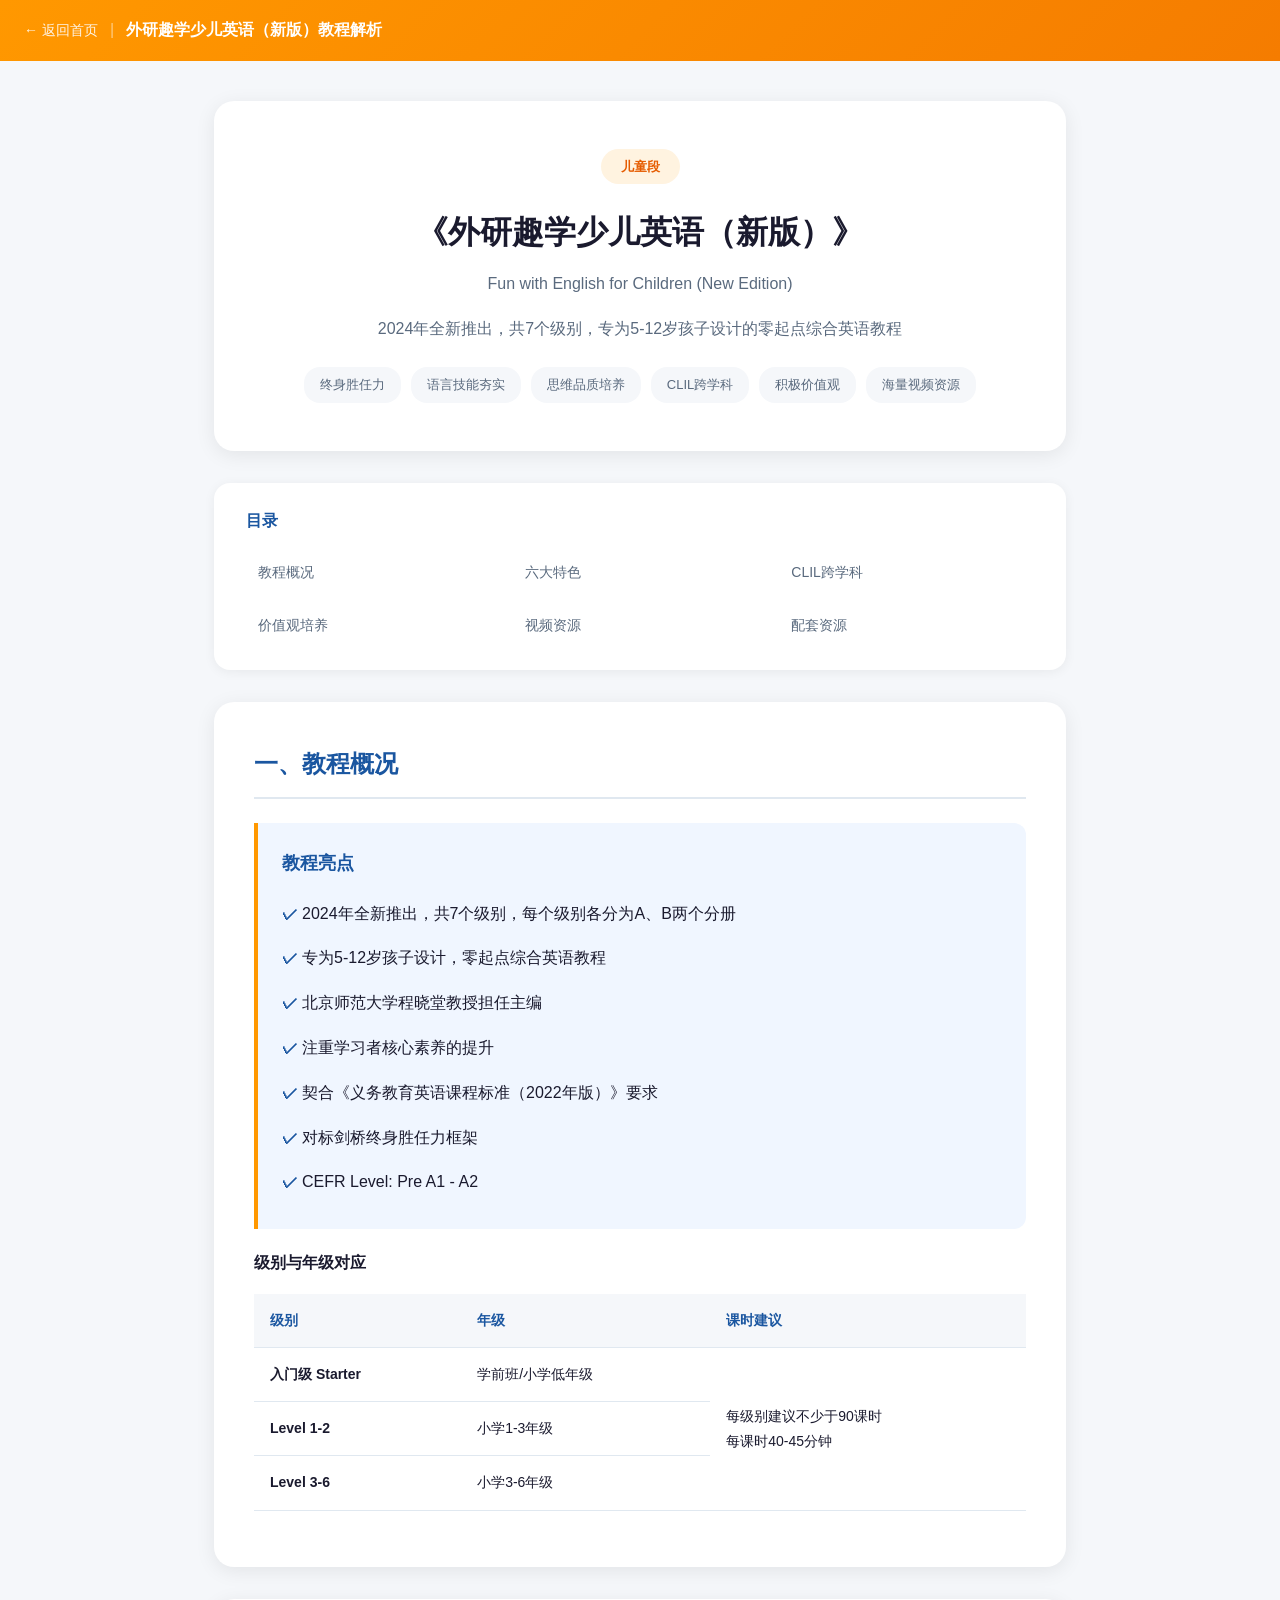
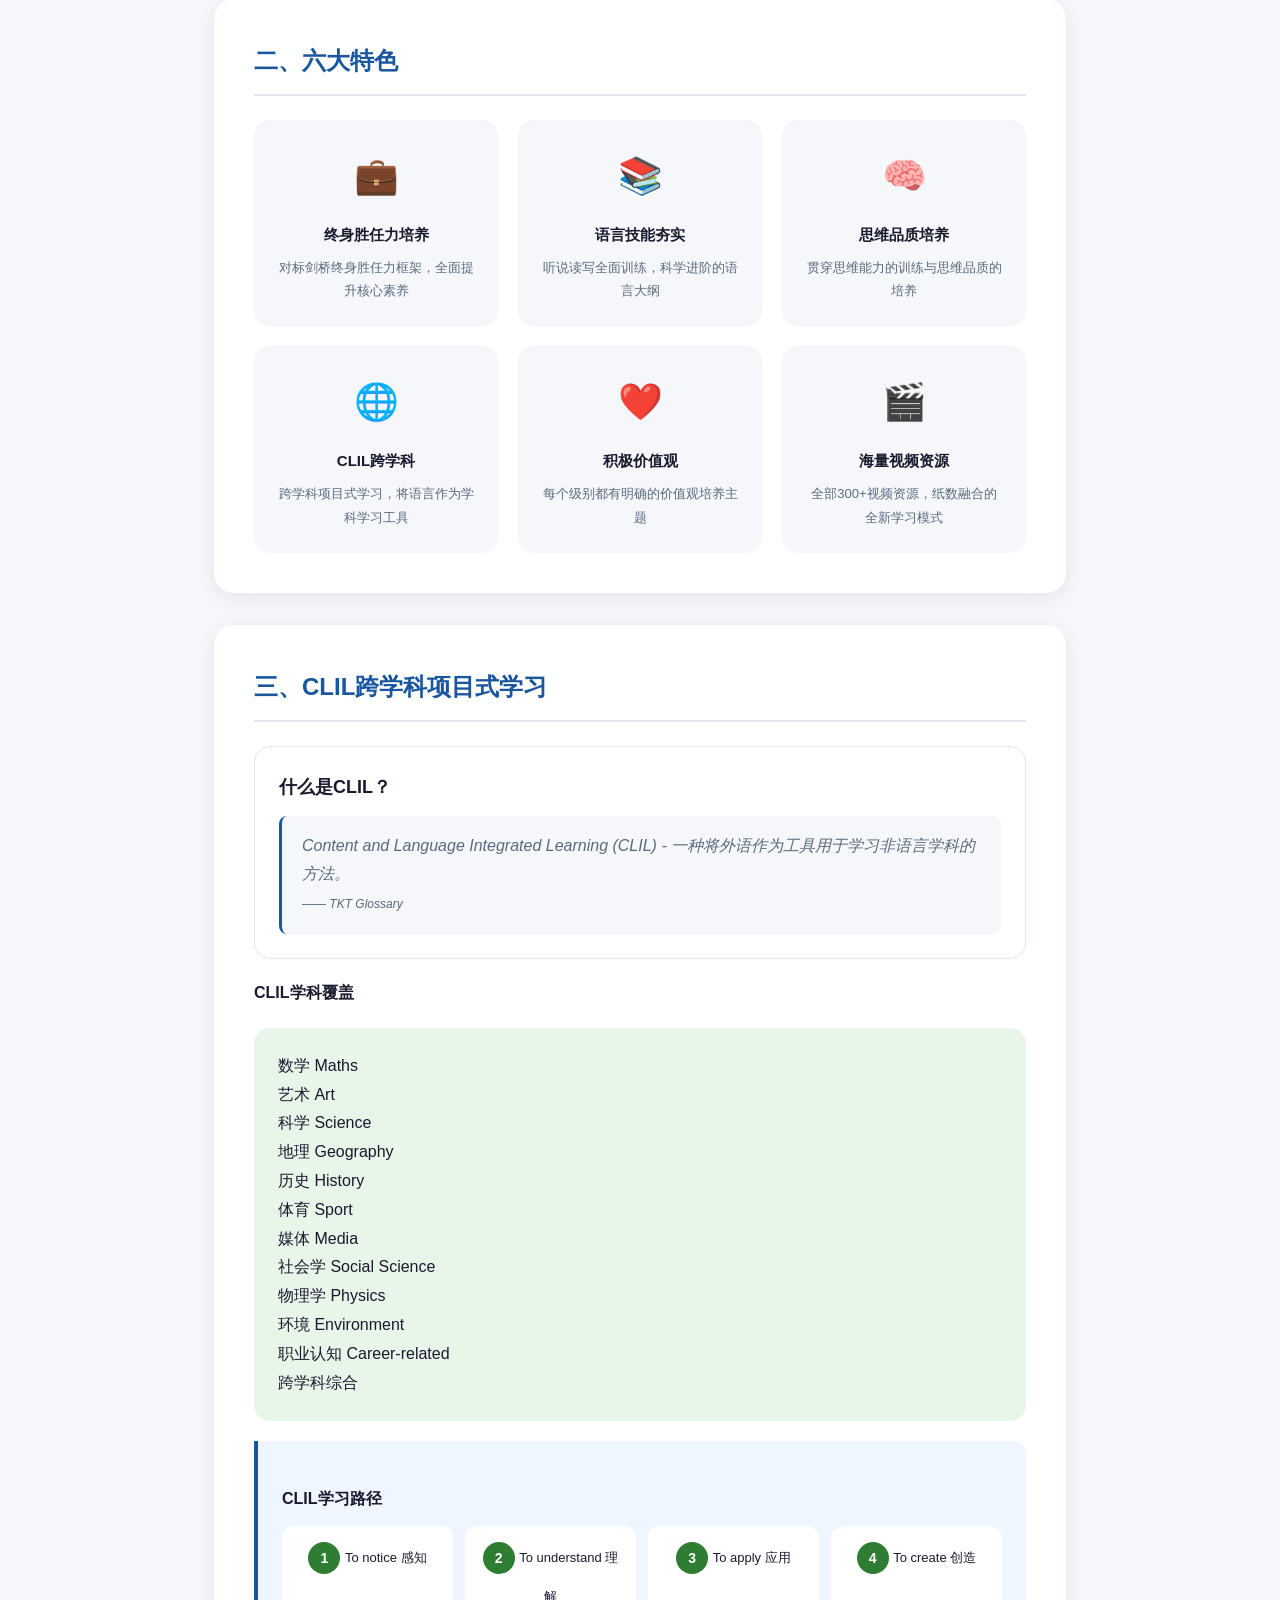
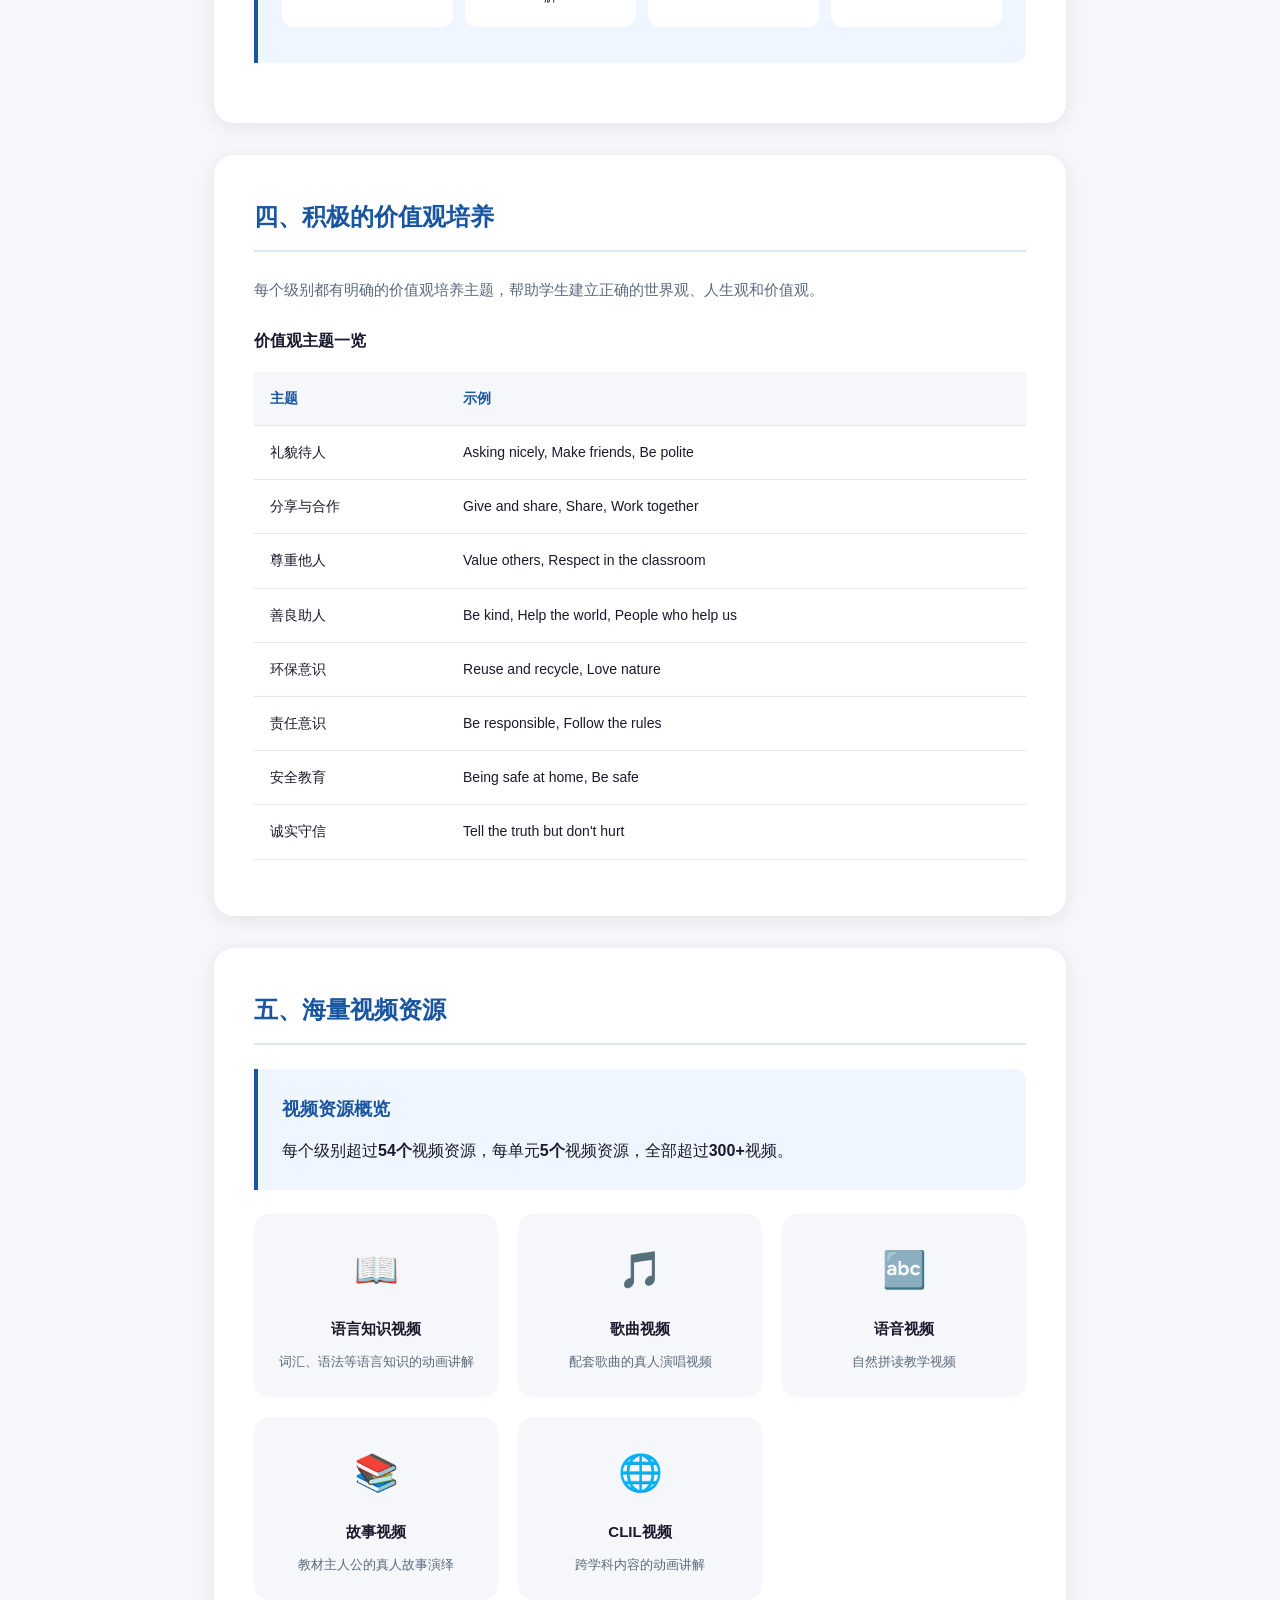
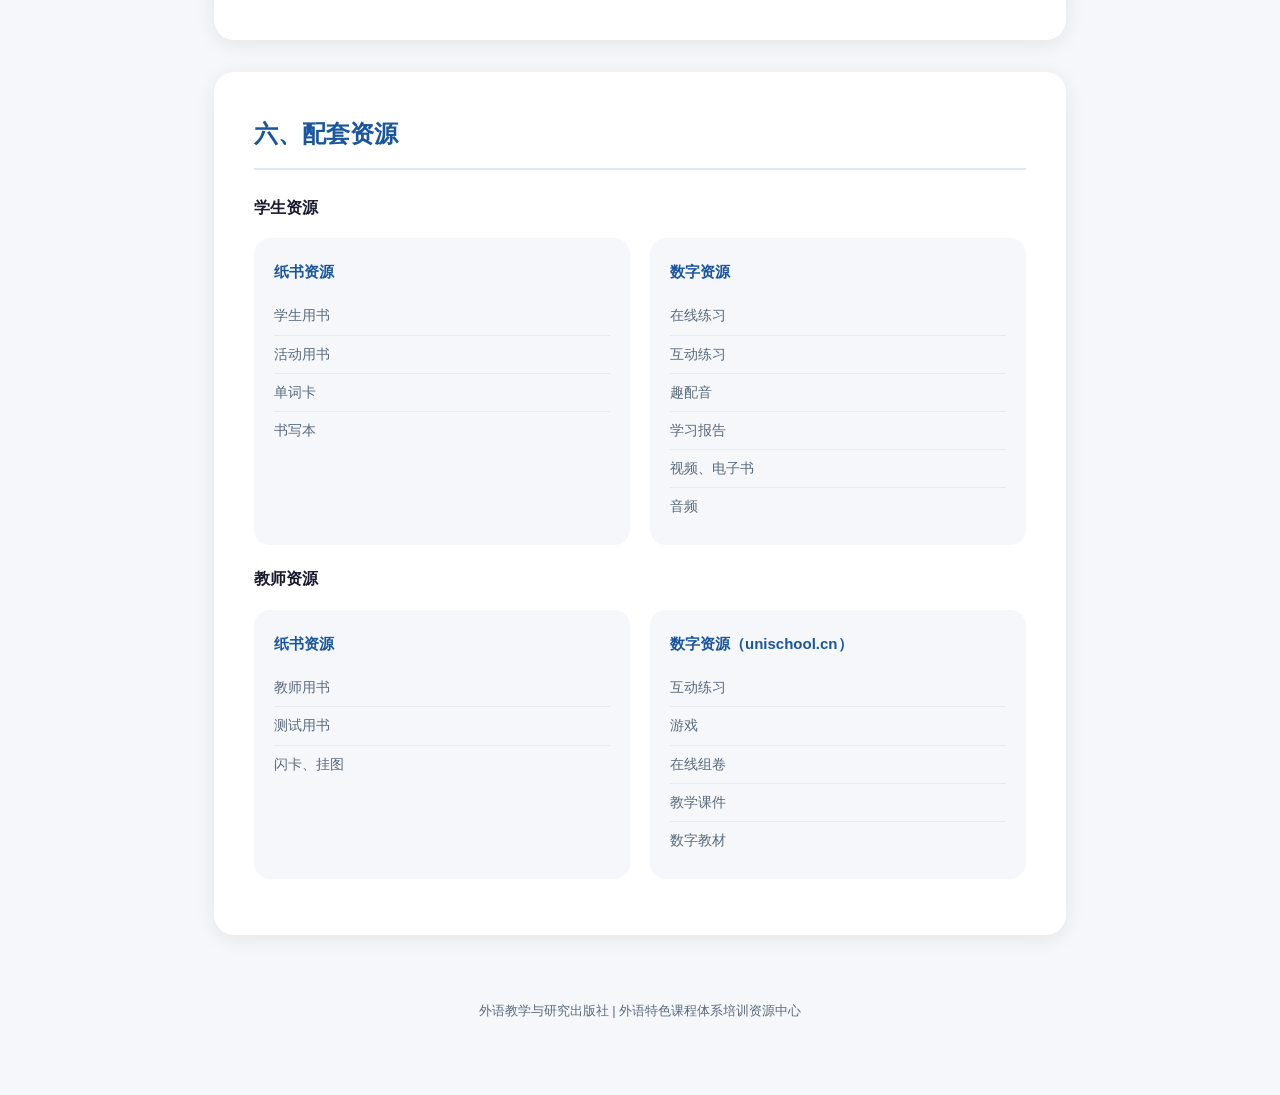
<file: quschool.html>
<!DOCTYPE html>
<html lang="zh-CN">
<head>
  <meta charset="UTF-8">
  <meta name="viewport" content="width=device-width, initial-scale=1.0">
  <title>外研趣学少儿英语（新版）| 教程解析</title>
  <link rel="stylesheet" href="styles.css">
</head>
<body>
  <header>
    <nav class="main-nav" style="background: linear-gradient(135deg, #ff9800 0%, #f57c00 100%);">
      <a href="index.html" class="nav-back">← 返回首页</a>
      <span class="nav-divider">|</span>
      <span class="nav-title">外研趣学少儿英语（新版）教程解析</span>
    </nav>
  </header>

  <main class="course-container">
    <!-- 课程头部 -->
    <section class="course-header">
      <div class="course-badge child">儿童段</div>
      <h1>《外研趣学少儿英语（新版）》</h1>
      <p class="course-en">Fun with English for Children (New Edition)</p>
      <p class="course-desc">2024年全新推出，共7个级别，专为5-12岁孩子设计的零起点综合英语教程</p>
      <div class="course-tags">
        <span class="tag">终身胜任力</span>
        <span class="tag">语言技能夯实</span>
        <span class="tag">思维品质培养</span>
        <span class="tag">CLIL跨学科</span>
        <span class="tag">积极价值观</span>
        <span class="tag">海量视频资源</span>
      </div>
    </section>

    <!-- 目录导航 -->
    <nav class="toc">
      <div class="toc-title">目录</div>
      <ul>
        <li><a href="#overview">教程概况</a></li>
        <li><a href="#features">六大特色</a></li>
        <li><a href="#clil">CLIL跨学科</a></li>
        <li><a href="#values">价值观培养</a></li>
        <li><a href="#video">视频资源</a></li>
        <li><a href="#resources">配套资源</a></li>
      </ul>
    </nav>

    <!-- 第一部分：教程概况 -->
    <section id="overview" class="content-section">
      <h2>一、教程概况</h2>
      
      <div class="highlight-card" style="border-left-color: #ff9800;">
        <h3>教程亮点</h3>
        <ul>
          <li>2024年全新推出，共7个级别，每个级别各分为A、B两个分册</li>
          <li>专为5-12岁孩子设计，零起点综合英语教程</li>
          <li>北京师范大学程晓堂教授担任主编</li>
          <li>注重学习者核心素养的提升</li>
          <li>契合《义务教育英语课程标准（2022年版）》要求</li>
          <li>对标剑桥终身胜任力框架</li>
          <li>CEFR Level: Pre A1 - A2</li>
        </ul>
      </div>

      <h4>级别与年级对应</h4>
      <table class="thinking-table">
        <thead>
          <tr>
            <th>级别</th>
            <th>年级</th>
            <th>课时建议</th>
          </tr>
        </thead>
        <tbody>
          <tr>
            <td><strong>入门级 Starter</strong></td>
            <td>学前班/小学低年级</td>
            <td rowspan="3">每级别建议不少于90课时<br>每课时40-45分钟</td>
          </tr>
          <tr>
            <td><strong>Level 1-2</strong></td>
            <td>小学1-3年级</td>
          </tr>
          <tr>
            <td><strong>Level 3-6</strong></td>
            <td>小学3-6年级</td>
          </tr>
        </tbody>
      </table>
    </section>

    <!-- 第二部分：六大特色 -->
    <section id="features" class="content-section">
      <h2>二、六大特色</h2>
      
      <div class="features-grid">
        <div class="feature-card">
          <div class="feature-icon">💼</div>
          <h4>终身胜任力培养</h4>
          <p>对标剑桥终身胜任力框架，全面提升核心素养</p>
        </div>
        <div class="feature-card">
          <div class="feature-icon">📚</div>
          <h4>语言技能夯实</h4>
          <p>听说读写全面训练，科学进阶的语言大纲</p>
        </div>
        <div class="feature-card">
          <div class="feature-icon">🧠</div>
          <h4>思维品质培养</h4>
          <p>贯穿思维能力的训练与思维品质的培养</p>
        </div>
        <div class="feature-card">
          <div class="feature-icon">🌐</div>
          <h4>CLIL跨学科</h4>
          <p>跨学科项目式学习，将语言作为学科学习工具</p>
        </div>
        <div class="feature-card">
          <div class="feature-icon">❤️</div>
          <h4>积极价值观</h4>
          <p>每个级别都有明确的价值观培养主题</p>
        </div>
        <div class="feature-card">
          <div class="feature-icon">🎬</div>
          <h4>海量视频资源</h4>
          <p>全部300+视频资源，纸数融合的全新学习模式</p>
        </div>
      </div>
    </section>

    <!-- 第三部分：CLIL跨学科 -->
    <section id="clil" class="content-section">
      <h2>三、CLIL跨学科项目式学习</h2>
      
      <div class="concept-box">
        <h3>什么是CLIL？</h3>
        <blockquote>
          Content and Language Integrated Learning (CLIL) - 一种将外语作为工具用于学习非语言学科的方法。<br>
          <span style="font-size: 12px;">—— TKT Glossary</span>
        </blockquote>
      </div>

      <h4>CLIL学科覆盖</h4>
      <div class="method-box">
        <div class="subject-grid">
          <div class="subject-item">数学 Maths</div>
          <div class="subject-item">艺术 Art</div>
          <div class="subject-item">科学 Science</div>
          <div class="subject-item">地理 Geography</div>
          <div class="subject-item">历史 History</div>
          <div class="subject-item">体育 Sport</div>
          <div class="subject-item">媒体 Media</div>
          <div class="subject-item">社会学 Social Science</div>
          <div class="subject-item">物理学 Physics</div>
          <div class="subject-item">环境 Environment</div>
          <div class="subject-item">职业认知 Career-related</div>
          <div class="subject-item">跨学科综合</div>
        </div>
      </div>

      <div class="highlight-card">
        <h4>CLIL学习路径</h4>
        <div class="method-steps">
          <div class="step">
            <span class="step-num">1</span>
            <span class="step-text">To notice 感知</span>
          </div>
          <div class="step">
            <span class="step-num">2</span>
            <span class="step-text">To understand 理解</span>
          </div>
          <div class="step">
            <span class="step-num">3</span>
            <span class="step-text">To apply 应用</span>
          </div>
          <div class="step">
            <span class="step-num">4</span>
            <span class="step-text">To create 创造</span>
          </div>
        </div>
      </div>
    </section>

    <!-- 第四部分：价值观 -->
    <section id="values" class="content-section">
      <h2>四、积极的价值观培养</h2>
      
      <p class="section-intro">每个级别都有明确的价值观培养主题，帮助学生建立正确的世界观、人生观和价值观。</p>

      <h4>价值观主题一览</h4>
      <table class="thinking-table">
        <thead>
          <tr>
            <th>主题</th>
            <th>示例</th>
          </tr>
        </thead>
        <tbody>
          <tr>
            <td>礼貌待人</td>
            <td>Asking nicely, Make friends, Be polite</td>
          </tr>
          <tr>
            <td>分享与合作</td>
            <td>Give and share, Share, Work together</td>
          </tr>
          <tr>
            <td>尊重他人</td>
            <td>Value others, Respect in the classroom</td>
          </tr>
          <tr>
            <td>善良助人</td>
            <td>Be kind, Help the world, People who help us</td>
          </tr>
          <tr>
            <td>环保意识</td>
            <td>Reuse and recycle, Love nature</td>
          </tr>
          <tr>
            <td>责任意识</td>
            <td>Be responsible, Follow the rules</td>
          </tr>
          <tr>
            <td>安全教育</td>
            <td>Being safe at home, Be safe</td>
          </tr>
          <tr>
            <td>诚实守信</td>
            <td>Tell the truth but don't hurt</td>
          </tr>
        </tbody>
      </table>
    </section>

    <!-- 第五部分：视频资源 -->
    <section id="video" class="content-section">
      <h2>五、海量视频资源</h2>
      
      <div class="highlight-card">
        <h3>视频资源概览</h3>
        <p>每个级别超过<strong>54个</strong>视频资源，每单元<strong>5个</strong>视频资源，全部超过<strong>300+</strong>视频。</p>
      </div>

      <div class="features-grid">
        <div class="feature-card">
          <div class="feature-icon">📖</div>
          <h4>语言知识视频</h4>
          <p>词汇、语法等语言知识的动画讲解</p>
        </div>
        <div class="feature-card">
          <div class="feature-icon">🎵</div>
          <h4>歌曲视频</h4>
          <p>配套歌曲的真人演唱视频</p>
        </div>
        <div class="feature-card">
          <div class="feature-icon">🔤</div>
          <h4>语音视频</h4>
          <p>自然拼读教学视频</p>
        </div>
        <div class="feature-card">
          <div class="feature-icon">📚</div>
          <h4>故事视频</h4>
          <p>教材主人公的真人故事演绎</p>
        </div>
        <div class="feature-card">
          <div class="feature-icon">🌐</div>
          <h4>CLIL视频</h4>
          <p>跨学科内容的动画讲解</p>
        </div>
      </div>
    </section>

    <!-- 第六部分：配套资源 -->
    <section id="resources" class="content-section">
      <h2>六、配套资源</h2>
      
      <h4>学生资源</h4>
      <div class="resources-grid">
        <div class="resource-card">
          <h5>纸书资源</h5>
          <ul>
            <li>学生用书</li>
            <li>活动用书</li>
            <li>单词卡</li>
            <li>书写本</li>
          </ul>
        </div>
        <div class="resource-card">
          <h5>数字资源</h5>
          <ul>
            <li>在线练习</li>
            <li>互动练习</li>
            <li>趣配音</li>
            <li>学习报告</li>
            <li>视频、电子书</li>
            <li>音频</li>
          </ul>
        </div>
      </div>

      <h4>教师资源</h4>
      <div class="resources-grid">
        <div class="resource-card">
          <h5>纸书资源</h5>
          <ul>
            <li>教师用书</li>
            <li>测试用书</li>
            <li>闪卡、挂图</li>
          </ul>
        </div>
        <div class="resource-card">
          <h5>数字资源（unischool.cn）</h5>
          <ul>
            <li>互动练习</li>
            <li>游戏</li>
            <li>在线组卷</li>
            <li>教学课件</li>
            <li>数字教材</li>
          </ul>
        </div>
      </div>
    </section>

    <footer class="course-footer">
      <p>外语教学与研究出版社 | 外语特色课程体系培训资源中心</p>
    </footer>
  </main>
  
  <script>
    document.querySelectorAll('.toc a[href^="#"]').forEach(anchor => {
      anchor.addEventListener('click', function(e) {
        e.preventDefault();
        const target = document.querySelector(this.getAttribute('href'));
        if (target) {
          const headerHeight = 70;
          const targetPosition = target.getBoundingClientRect().top + window.pageYOffset - headerHeight;
          window.scrollTo({ top: targetPosition, behavior: 'smooth' });
        }
      });
    });
  </script>
</body>
</html>
</file>
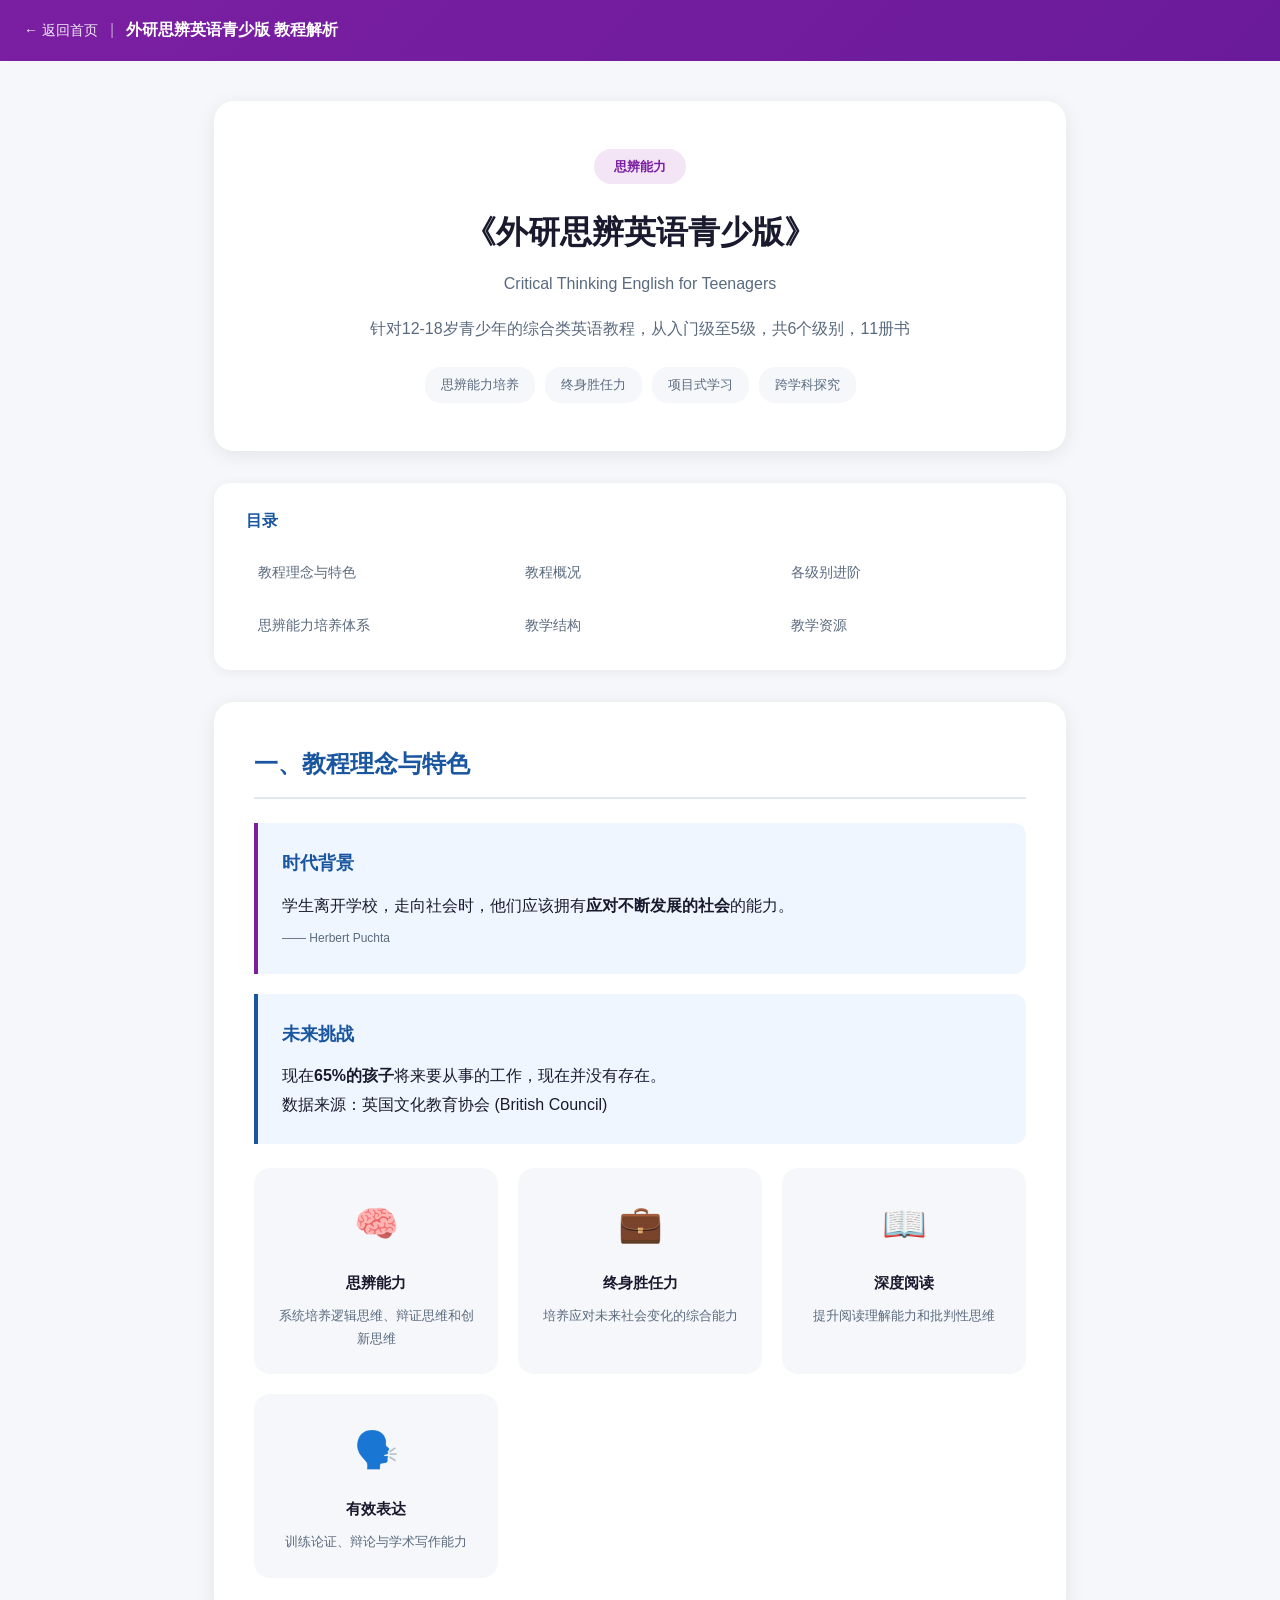
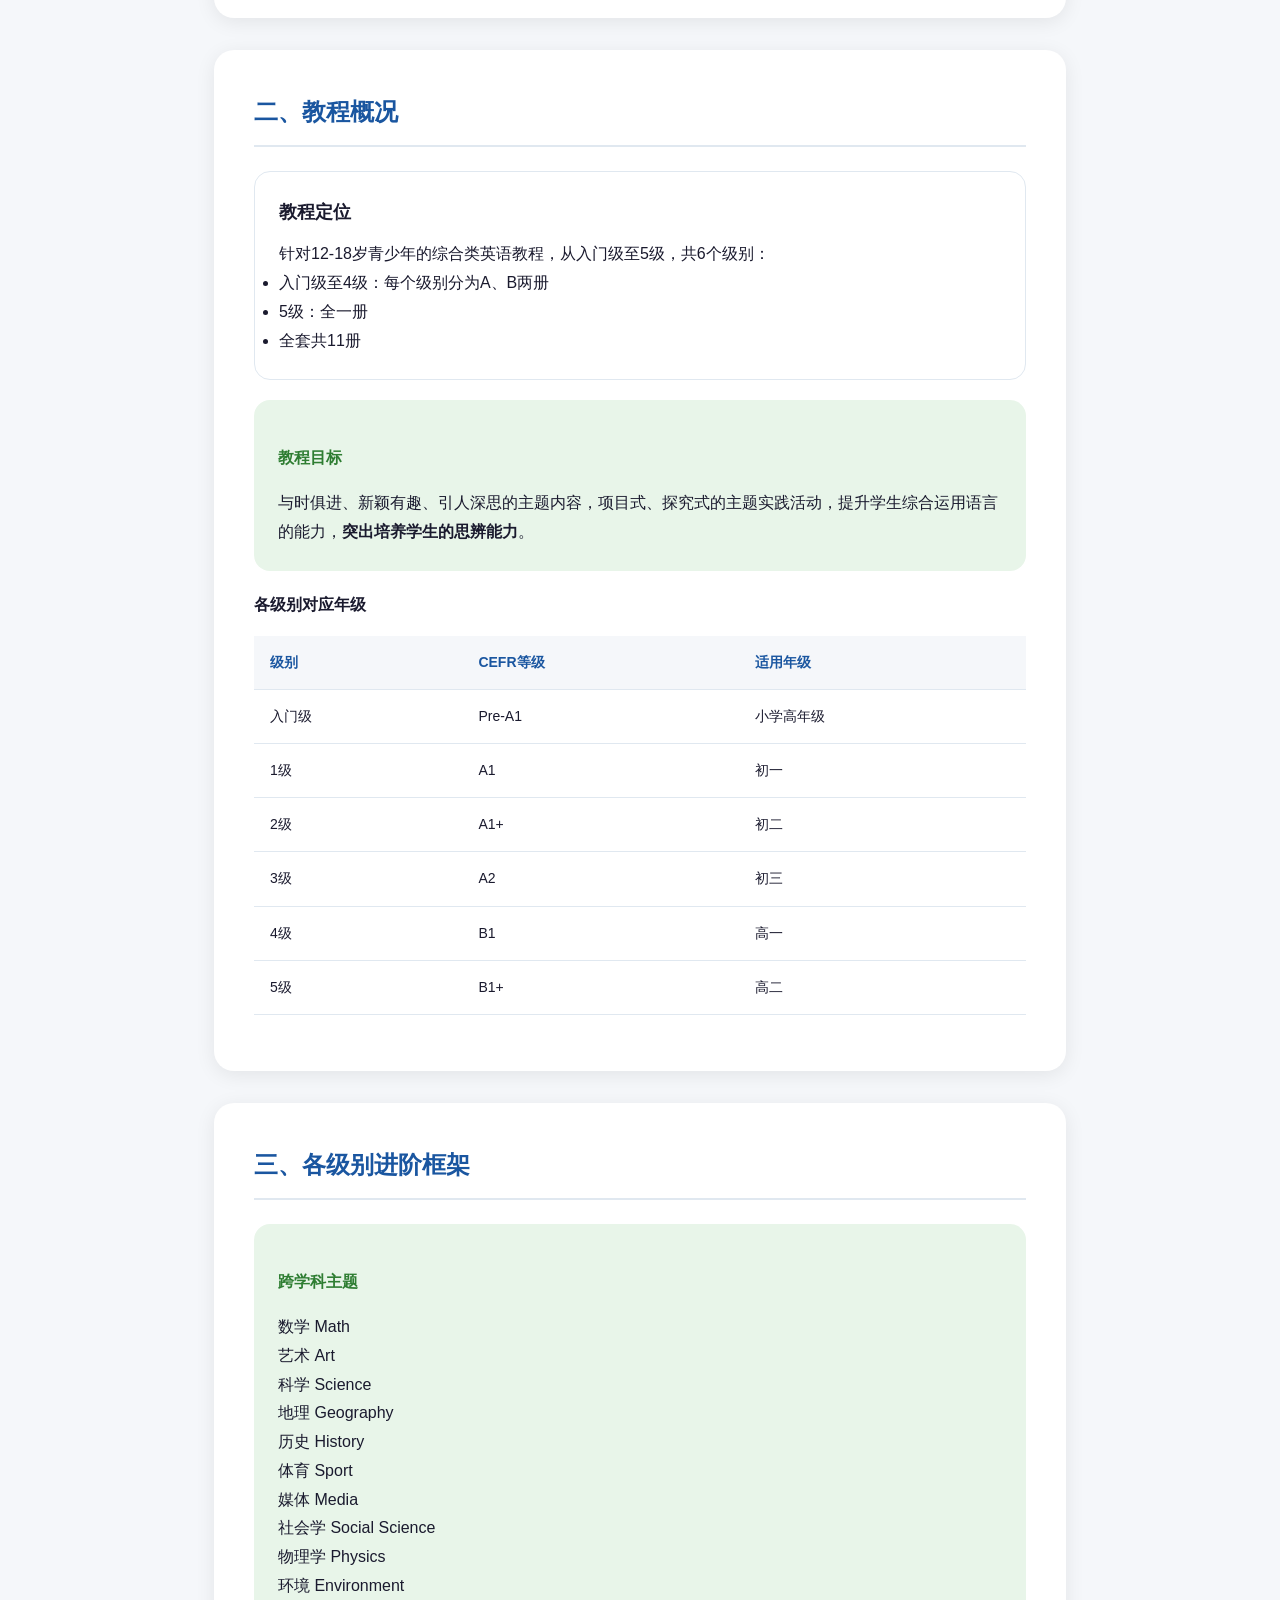
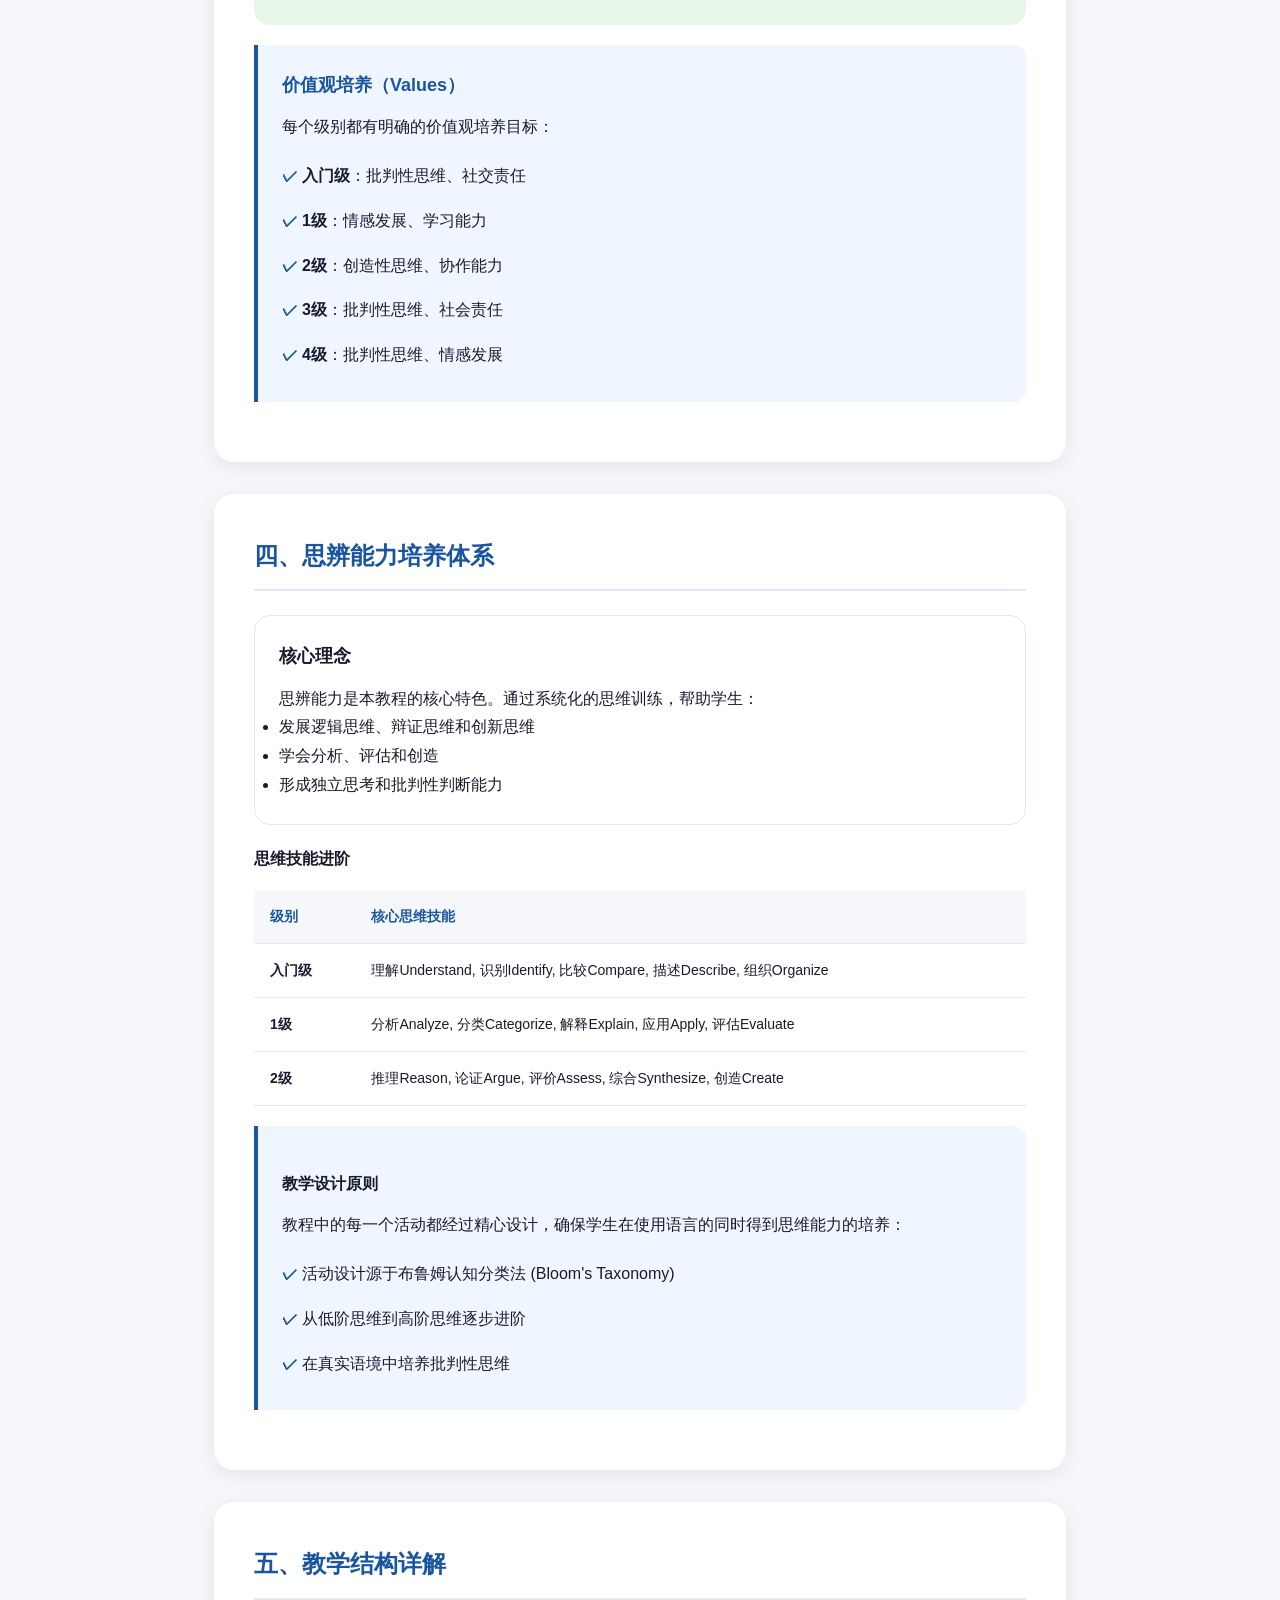
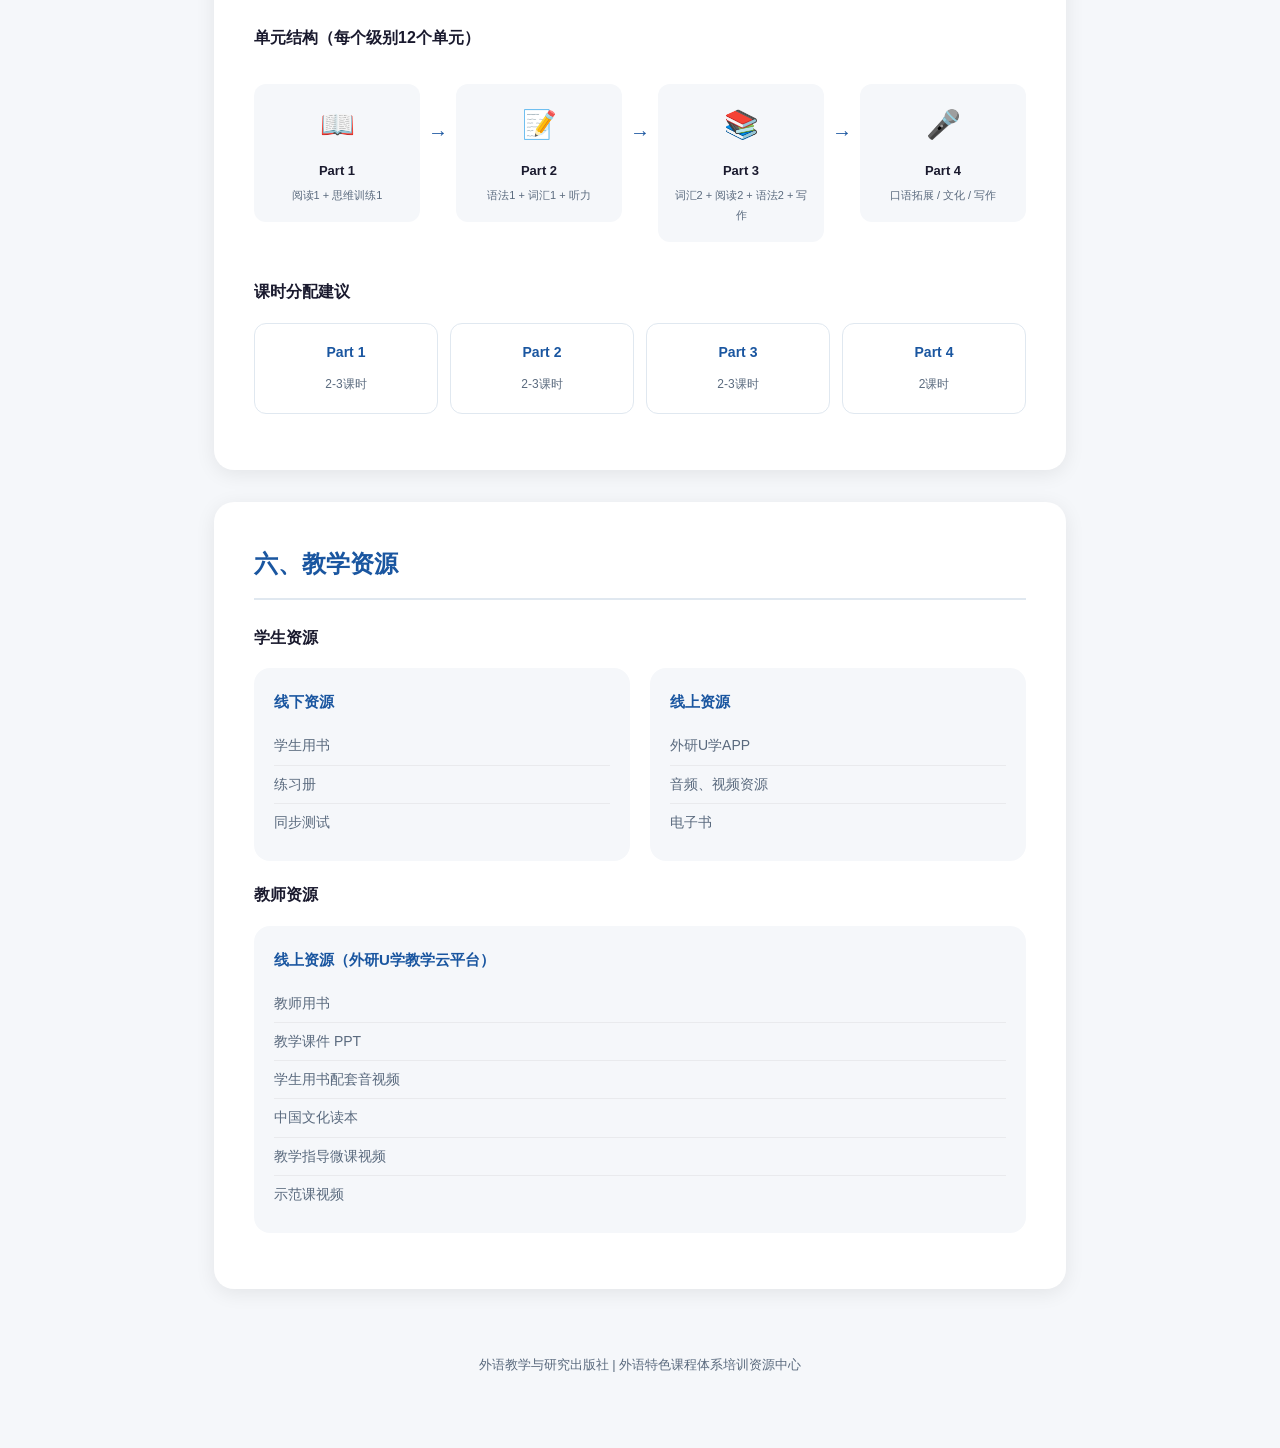
<file: sibian.html>
<!DOCTYPE html>
<html lang="zh-CN">
<head>
  <meta charset="UTF-8">
  <meta name="viewport" content="width=device-width, initial-scale=1.0">
  <title>外研思辨英语青少版 | 教程解析</title>
  <link rel="stylesheet" href="styles.css">
</head>
<body>
  <header>
    <nav class="main-nav" style="background: linear-gradient(135deg, #7b1fa2 0%, #6a1b9a 100%);">
      <a href="index.html" class="nav-back">← 返回首页</a>
      <span class="nav-divider">|</span>
      <span class="nav-title">外研思辨英语青少版 教程解析</span>
    </nav>
  </header>

  <main class="course-container">
    <!-- 课程头部 -->
    <section class="course-header">
      <div class="course-badge think">思辨能力</div>
      <h1>《外研思辨英语青少版》</h1>
      <p class="course-en">Critical Thinking English for Teenagers</p>
      <p class="course-desc">针对12-18岁青少年的综合类英语教程，从入门级至5级，共6个级别，11册书</p>
      <div class="course-tags">
        <span class="tag">思辨能力培养</span>
        <span class="tag">终身胜任力</span>
        <span class="tag">项目式学习</span>
        <span class="tag">跨学科探究</span>
      </div>
    </section>

    <!-- 目录导航 -->
    <nav class="toc">
      <div class="toc-title">目录</div>
      <ul>
        <li><a href="#rationale">教程理念与特色</a></li>
        <li><a href="#overview">教程概况</a></li>
        <li><a href="#framework">各级别进阶</a></li>
        <li><a href="#thinking">思辨能力培养体系</a></li>
        <li><a href="#teaching">教学结构</a></li>
        <li><a href="#resources">教学资源</a></li>
      </ul>
    </nav>

    <!-- 第一部分：教程理念 -->
    <section id="rationale" class="content-section">
      <h2>一、教程理念与特色</h2>
      
      <div class="highlight-card" style="border-left-color: #7b1fa2;">
        <h3>时代背景</h3>
        <p>学生离开学校，走向社会时，他们应该拥有<strong>应对不断发展的社会</strong>的能力。</p>
        <p style="font-size: 12px; color: var(--text-sub); margin-top: 8px;">—— Herbert Puchta</p>
      </div>

      <div class="highlight-card">
        <h3>未来挑战</h3>
        <p>现在<strong>65%的孩子</strong>将来要从事的工作，现在并没有存在。</p>
        <p class="highlight-note">数据来源：英国文化教育协会 (British Council)</p>
      </div>

      <div class="features-grid">
        <div class="feature-card">
          <div class="feature-icon">🧠</div>
          <h4>思辨能力</h4>
          <p>系统培养逻辑思维、辩证思维和创新思维</p>
        </div>
        <div class="feature-card">
          <div class="feature-icon">💼</div>
          <h4>终身胜任力</h4>
          <p>培养应对未来社会变化的综合能力</p>
        </div>
        <div class="feature-card">
          <div class="feature-icon">📖</div>
          <h4>深度阅读</h4>
          <p>提升阅读理解能力和批判性思维</p>
        </div>
        <div class="feature-card">
          <div class="feature-icon">🗣️</div>
          <h4>有效表达</h4>
          <p>训练论证、辩论与学术写作能力</p>
        </div>
      </div>
    </section>

    <!-- 第二部分：教程概况 -->
    <section id="overview" class="content-section">
      <h2>二、教程概况</h2>
      
      <div class="concept-box">
        <h3>教程定位</h3>
        <p>针对12-18岁青少年的综合类英语教程，从入门级至5级，共6个级别：</p>
        <ul>
          <li>入门级至4级：每个级别分为A、B两册</li>
          <li>5级：全一册</li>
          <li>全套共11册</li>
        </ul>
      </div>

      <div class="method-box">
        <h4>教程目标</h4>
        <p>与时俱进、新颖有趣、引人深思的主题内容，项目式、探究式的主题实践活动，提升学生综合运用语言的能力，<strong>突出培养学生的思辨能力</strong>。</p>
      </div>

      <h4>各级别对应年级</h4>
      <table class="thinking-table">
        <thead>
          <tr>
            <th>级别</th>
            <th>CEFR等级</th>
            <th>适用年级</th>
          </tr>
        </thead>
        <tbody>
          <tr>
            <td>入门级</td>
            <td>Pre-A1</td>
            <td>小学高年级</td>
          </tr>
          <tr>
            <td>1级</td>
            <td>A1</td>
            <td>初一</td>
          </tr>
          <tr>
            <td>2级</td>
            <td>A1+</td>
            <td>初二</td>
          </tr>
          <tr>
            <td>3级</td>
            <td>A2</td>
            <td>初三</td>
          </tr>
          <tr>
            <td>4级</td>
            <td>B1</td>
            <td>高一</td>
          </tr>
          <tr>
            <td>5级</td>
            <td>B1+</td>
            <td>高二</td>
          </tr>
        </tbody>
      </table>
    </section>

    <!-- 第三部分：各级别进阶 -->
    <section id="framework" class="content-section">
      <h2>三、各级别进阶框架</h2>
      
      <div class="method-box">
        <h4>跨学科主题</h4>
        <div class="subject-grid">
          <div class="subject-item">数学 Math</div>
          <div class="subject-item">艺术 Art</div>
          <div class="subject-item">科学 Science</div>
          <div class="subject-item">地理 Geography</div>
          <div class="subject-item">历史 History</div>
          <div class="subject-item">体育 Sport</div>
          <div class="subject-item">媒体 Media</div>
          <div class="subject-item">社会学 Social Science</div>
          <div class="subject-item">物理学 Physics</div>
          <div class="subject-item">环境 Environment</div>
        </div>
      </div>

      <div class="highlight-card">
        <h3>价值观培养（Values）</h3>
        <p>每个级别都有明确的价值观培养目标：</p>
        <ul>
          <li><strong>入门级</strong>：批判性思维、社交责任</li>
          <li><strong>1级</strong>：情感发展、学习能力</li>
          <li><strong>2级</strong>：创造性思维、协作能力</li>
          <li><strong>3级</strong>：批判性思维、社会责任</li>
          <li><strong>4级</strong>：批判性思维、情感发展</li>
        </ul>
      </div>
    </section>

    <!-- 第四部分：思辨能力培养 -->
    <section id="thinking" class="content-section">
      <h2>四、思辨能力培养体系</h2>
      
      <div class="concept-box">
        <h3>核心理念</h3>
        <p>思辨能力是本教程的核心特色。通过系统化的思维训练，帮助学生：</p>
        <ul>
          <li>发展逻辑思维、辩证思维和创新思维</li>
          <li>学会分析、评估和创造</li>
          <li>形成独立思考和批判性判断能力</li>
        </ul>
      </div>

      <h4>思维技能进阶</h4>
      <table class="thinking-table">
        <thead>
          <tr>
            <th>级别</th>
            <th>核心思维技能</th>
          </tr>
        </thead>
        <tbody>
          <tr>
            <td><strong>入门级</strong></td>
            <td>理解Understand, 识别Identify, 比较Compare, 描述Describe, 组织Organize</td>
          </tr>
          <tr>
            <td><strong>1级</strong></td>
            <td>分析Analyze, 分类Categorize, 解释Explain, 应用Apply, 评估Evaluate</td>
          </tr>
          <tr>
            <td><strong>2级</strong></td>
            <td>推理Reason, 论证Argue, 评价Assess, 综合Synthesize, 创造Create</td>
          </tr>
        </tbody>
      </table>

      <div class="highlight-card">
        <h4>教学设计原则</h4>
        <p>教程中的每一个活动都经过精心设计，确保学生在使用语言的同时得到思维能力的培养：</p>
        <ul>
          <li>活动设计源于布鲁姆认知分类法 (Bloom's Taxonomy)</li>
          <li>从低阶思维到高阶思维逐步进阶</li>
          <li>在真实语境中培养批判性思维</li>
        </ul>
      </div>
    </section>

    <!-- 第五部分：教学结构 -->
    <section id="teaching" class="content-section">
      <h2>五、教学结构详解</h2>
      
      <h4>单元结构（每个级别12个单元）</h4>
      <div class="structure-flow">
        <div class="structure-step">
          <div class="step-icon">📖</div>
          <div class="step-content">
            <h4>Part 1</h4>
            <p>阅读1 + 思维训练1</p>
          </div>
        </div>
        <div class="structure-arrow">→</div>
        <div class="structure-step">
          <div class="step-icon">📝</div>
          <div class="step-content">
            <h4>Part 2</h4>
            <p>语法1 + 词汇1 + 听力</p>
          </div>
        </div>
        <div class="structure-arrow">→</div>
        <div class="structure-step">
          <div class="step-icon">📚</div>
          <div class="step-content">
            <h4>Part 3</h4>
            <p>词汇2 + 阅读2 + 语法2 + 写作</p>
          </div>
        </div>
        <div class="structure-arrow">→</div>
        <div class="structure-step">
          <div class="step-icon">🎤</div>
          <div class="step-content">
            <h4>Part 4</h4>
            <p>口语拓展 / 文化 / 写作</p>
          </div>
        </div>
      </div>

      <h4>课时分配建议</h4>
      <div class="time-table">
        <div class="time-item">
          <span class="time-range">Part 1</span>
          <span class="time-hours">2-3课时</span>
        </div>
        <div class="time-item">
          <span class="time-range">Part 2</span>
          <span class="time-hours">2-3课时</span>
        </div>
        <div class="time-item">
          <span class="time-range">Part 3</span>
          <span class="time-hours">2-3课时</span>
        </div>
        <div class="time-item">
          <span class="time-range">Part 4</span>
          <span class="time-hours">2课时</span>
        </div>
      </div>
    </section>

    <!-- 第六部分：教学资源 -->
    <section id="resources" class="content-section">
      <h2>六、教学资源</h2>
      
      <h4>学生资源</h4>
      <div class="resources-grid">
        <div class="resource-card">
          <h5>线下资源</h5>
          <ul>
            <li>学生用书</li>
            <li>练习册</li>
            <li>同步测试</li>
          </ul>
        </div>
        <div class="resource-card">
          <h5>线上资源</h5>
          <ul>
            <li>外研U学APP</li>
            <li>音频、视频资源</li>
            <li>电子书</li>
          </ul>
        </div>
      </div>

      <h4>教师资源</h4>
      <div class="resources-grid">
        <div class="resource-card">
          <h5>线上资源（外研U学教学云平台）</h5>
          <ul>
            <li>教师用书</li>
            <li>教学课件 PPT</li>
            <li>学生用书配套音视频</li>
            <li>中国文化读本</li>
            <li>教学指导微课视频</li>
            <li>示范课视频</li>
          </ul>
        </div>
      </div>
    </section>

    <footer class="course-footer">
      <p>外语教学与研究出版社 | 外语特色课程体系培训资源中心</p>
    </footer>
  </main>
  
  <script>
    document.querySelectorAll('.toc a[href^="#"]').forEach(anchor => {
      anchor.addEventListener('click', function(e) {
        e.preventDefault();
        const target = document.querySelector(this.getAttribute('href'));
        if (target) {
          const headerHeight = 70;
          const targetPosition = target.getBoundingClientRect().top + window.pageYOffset - headerHeight;
          window.scrollTo({ top: targetPosition, behavior: 'smooth' });
        }
      });
    });
  </script>
</body>
</html>
</file>
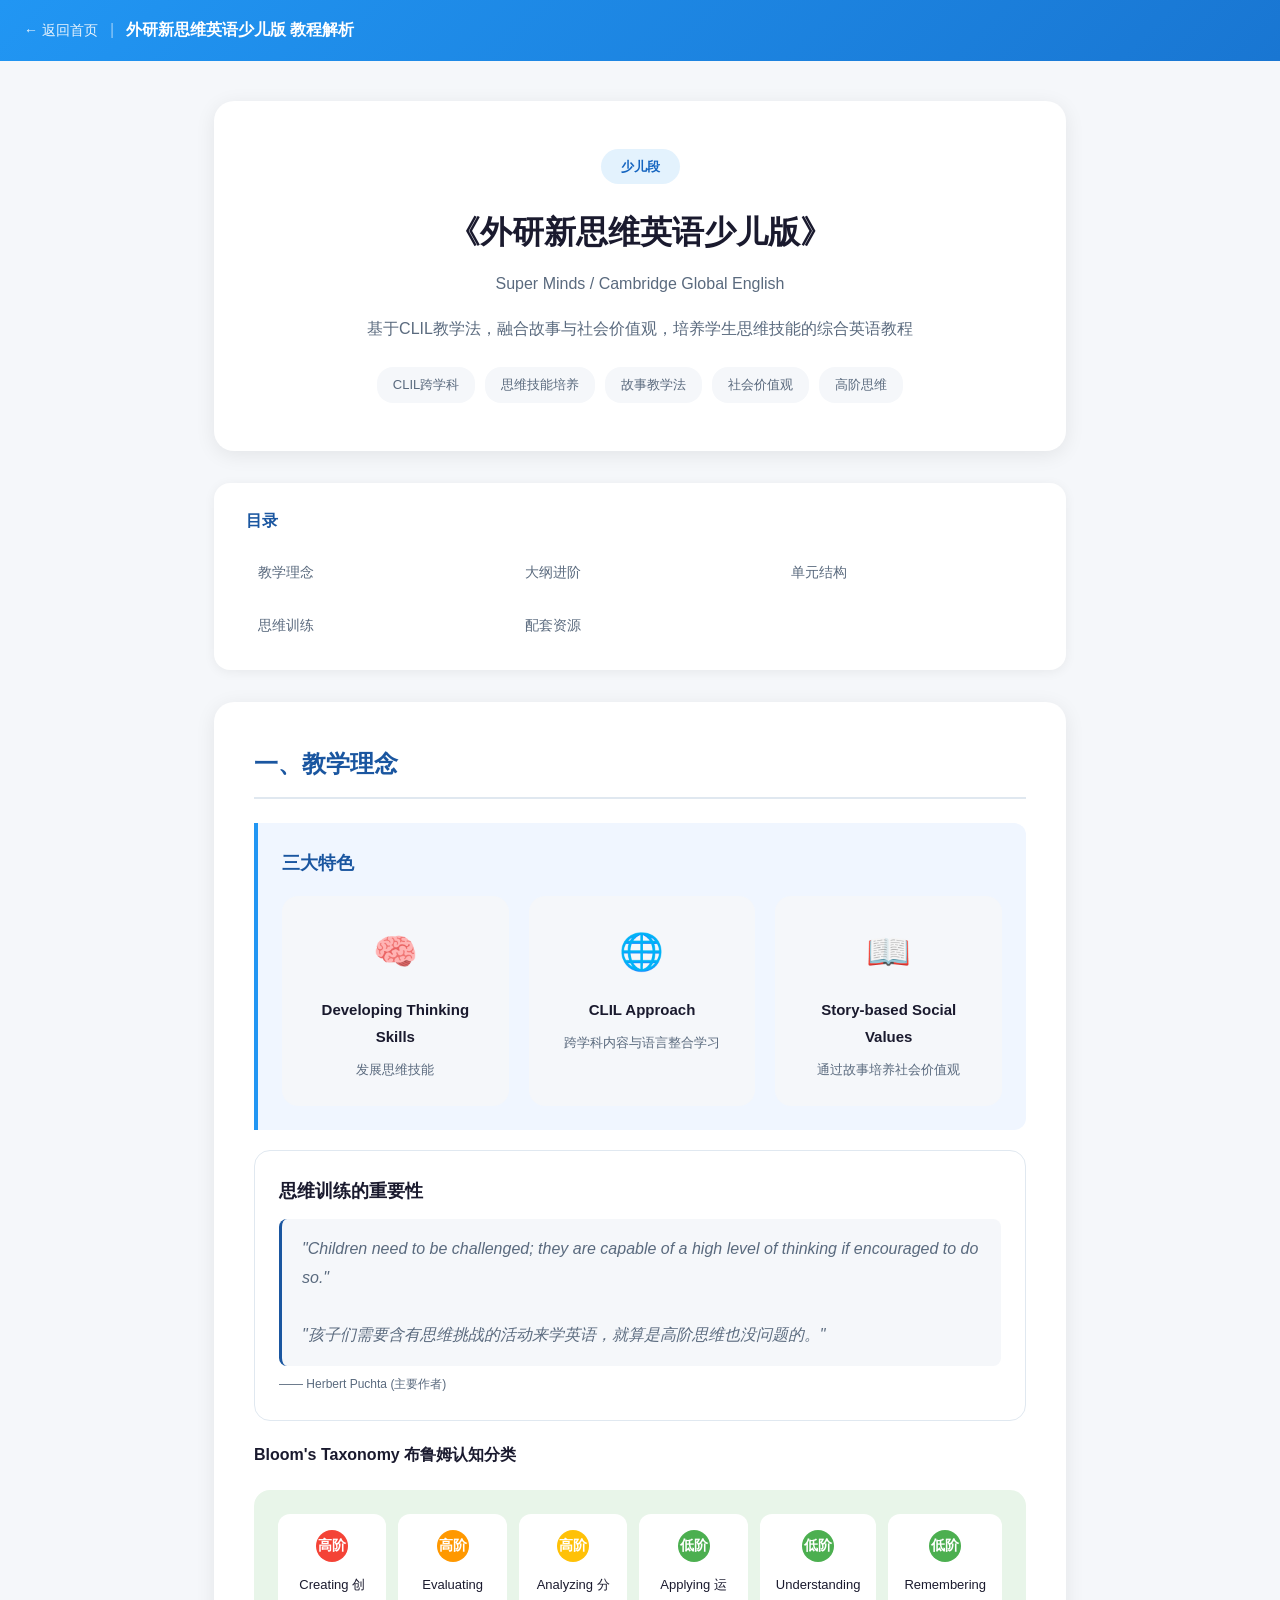
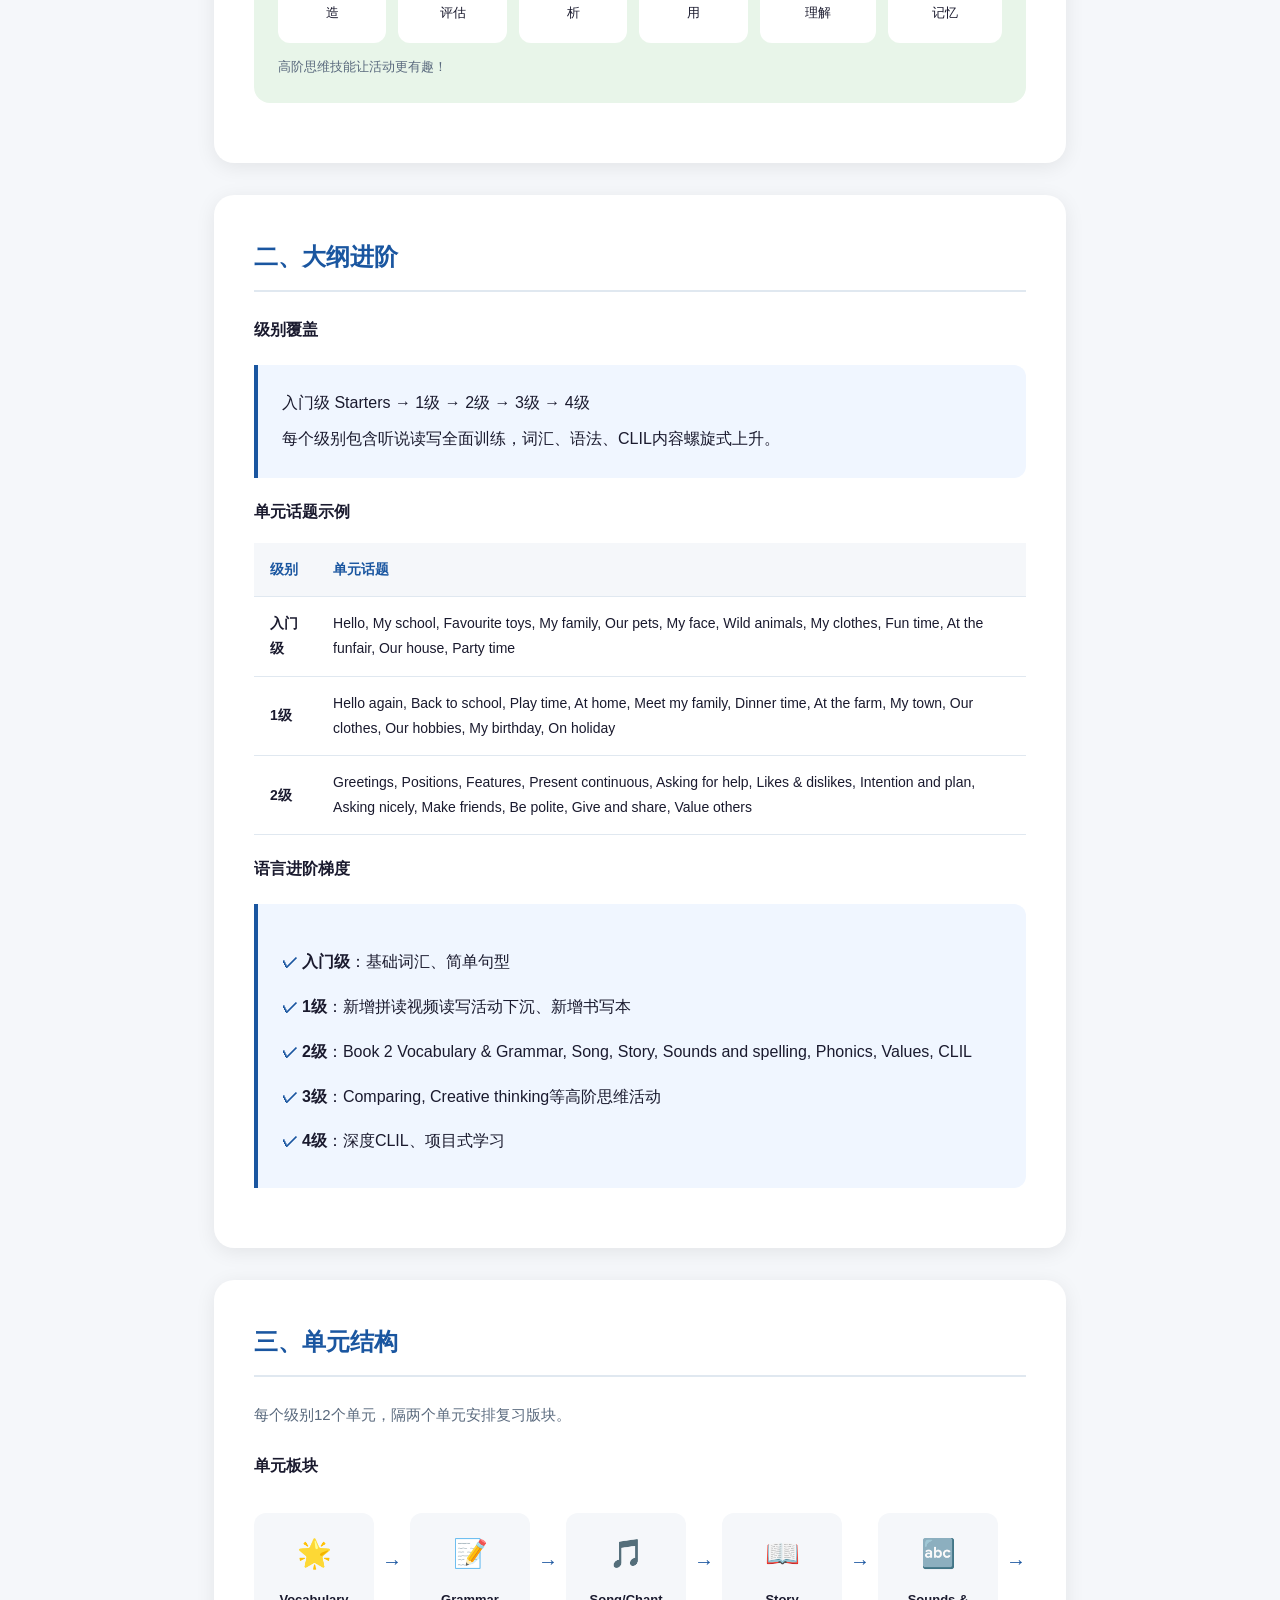
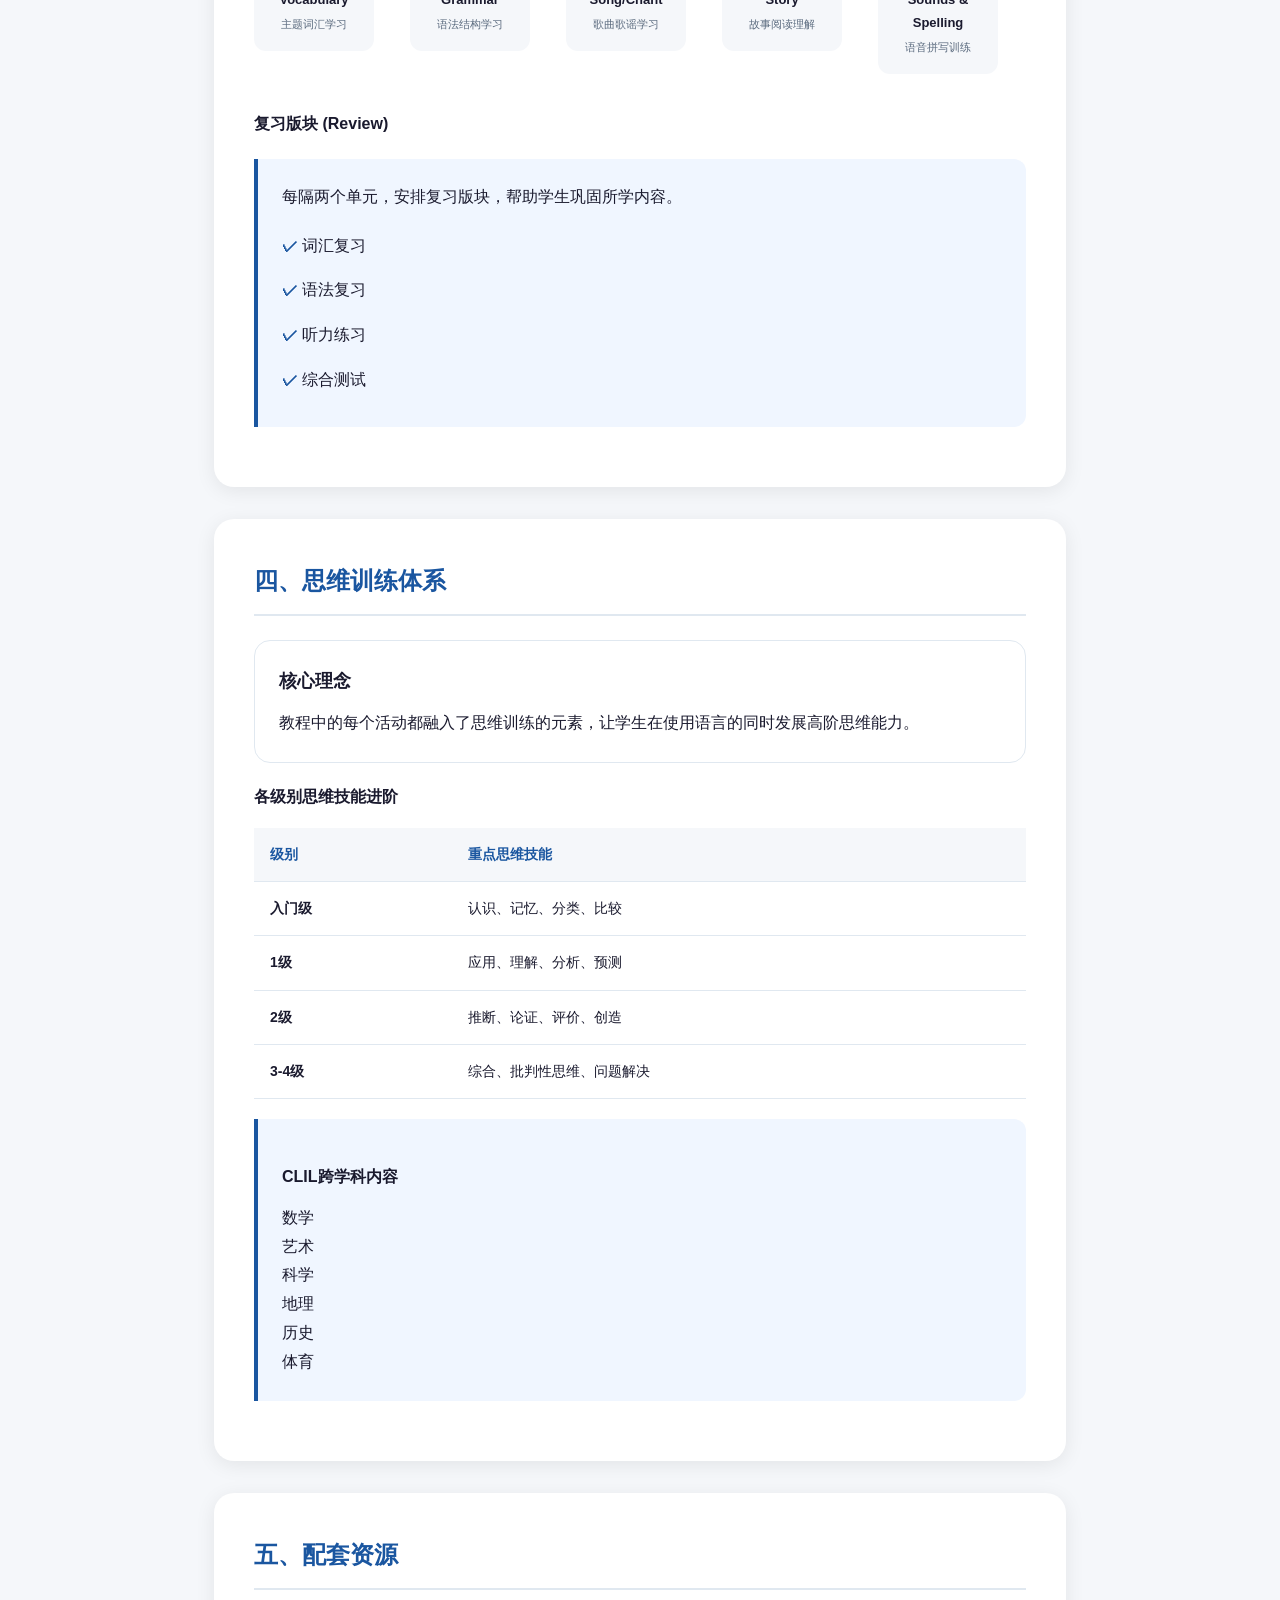
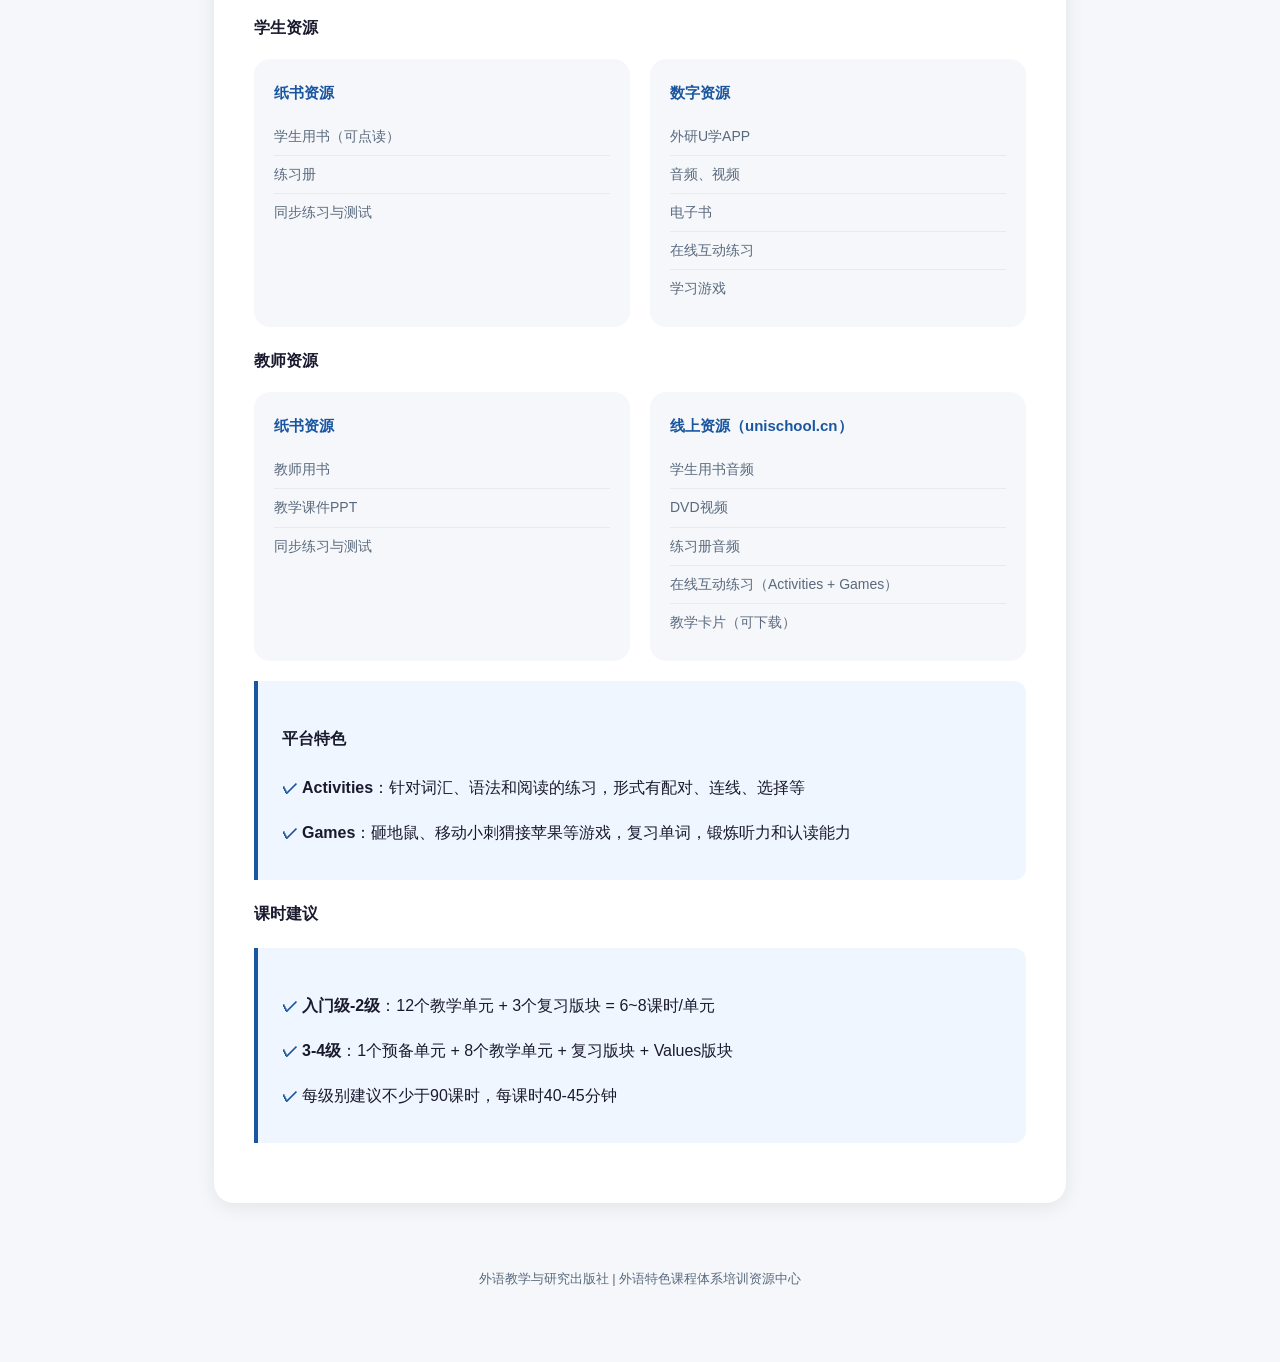
<file: sm.html>
<!DOCTYPE html>
<html lang="zh-CN">
<head>
  <meta charset="UTF-8">
  <meta name="viewport" content="width=device-width, initial-scale=1.0">
  <title>外研新思维英语少儿版 | 教程解析</title>
  <link rel="stylesheet" href="styles.css">
</head>
<body>
  <header>
    <nav class="main-nav" style="background: linear-gradient(135deg, #2196f3 0%, #1976d2 100%);">
      <a href="index.html" class="nav-back">← 返回首页</a>
      <span class="nav-divider">|</span>
      <span class="nav-title">外研新思维英语少儿版 教程解析</span>
    </nav>
  </header>

  <main class="course-container">
    <!-- 课程头部 -->
    <section class="course-header">
      <div class="course-badge" style="background:#e3f2fd;color:#1565c0;">少儿段</div>
      <h1>《外研新思维英语少儿版》</h1>
      <p class="course-en">Super Minds / Cambridge Global English</p>
      <p class="course-desc">基于CLIL教学法，融合故事与社会价值观，培养学生思维技能的综合英语教程</p>
      <div class="course-tags">
        <span class="tag">CLIL跨学科</span>
        <span class="tag">思维技能培养</span>
        <span class="tag">故事教学法</span>
        <span class="tag">社会价值观</span>
        <span class="tag">高阶思维</span>
      </div>
    </section>

    <!-- 目录导航 -->
    <nav class="toc">
      <div class="toc-title">目录</div>
      <ul>
        <li><a href="#rationale">教学理念</a></li>
        <li><a href="#framework">大纲进阶</a></li>
        <li><a href="#components">单元结构</a></li>
        <li><a href="#thinking">思维训练</a></li>
        <li><a href="#resources">配套资源</a></li>
      </ul>
    </nav>

    <!-- 第一部分：教学理念 -->
    <section id="rationale" class="content-section">
      <h2>一、教学理念</h2>
      
      <div class="highlight-card" style="border-left-color: #2196f3;">
        <h3>三大特色</h3>
        <div class="features-grid" style="margin-top: 16px;">
          <div class="feature-card">
            <div class="feature-icon">🧠</div>
            <h4>Developing Thinking Skills</h4>
            <p>发展思维技能</p>
          </div>
          <div class="feature-card">
            <div class="feature-icon">🌐</div>
            <h4>CLIL Approach</h4>
            <p>跨学科内容与语言整合学习</p>
          </div>
          <div class="feature-card">
            <div class="feature-icon">📖</div>
            <h4>Story-based Social Values</h4>
            <p>通过故事培养社会价值观</p>
          </div>
        </div>
      </div>

      <div class="concept-box">
        <h3>思维训练的重要性</h3>
        <blockquote>
          "Children need to be challenged; they are capable of a high level of thinking if encouraged to do so."
          <br><br>
          "孩子们需要含有思维挑战的活动来学英语，就算是高阶思维也没问题的。"
        </blockquote>
        <p style="font-size: 12px; color: var(--text-sub); margin-top: 8px;">—— Herbert Puchta (主要作者)</p>
      </div>

      <h4>Bloom's Taxonomy 布鲁姆认知分类</h4>
      <div class="method-box">
        <div class="method-steps">
          <div class="step">
            <span class="step-num" style="background: #f44336;">高阶</span>
            <span class="step-text">Creating 创造</span>
          </div>
          <div class="step">
            <span class="step-num" style="background: #ff9800;">高阶</span>
            <span class="step-text">Evaluating 评估</span>
          </div>
          <div class="step">
            <span class="step-num" style="background: #ffc107;">高阶</span>
            <span class="step-text">Analyzing 分析</span>
          </div>
          <div class="step">
            <span class="step-num" style="background: #4caf50;">低阶</span>
            <span class="step-text">Applying 运用</span>
          </div>
          <div class="step">
            <span class="step-num" style="background: #4caf50;">低阶</span>
            <span class="step-text">Understanding 理解</span>
          </div>
          <div class="step">
            <span class="step-num" style="background: #4caf50;">低阶</span>
            <span class="step-text">Remembering 记忆</span>
          </div>
        </div>
        <p style="margin-top: 12px; font-size: 13px; color: var(--text-sub);">高阶思维技能让活动更有趣！</p>
      </div>
    </section>

    <!-- 第二部分：大纲进阶 -->
    <section id="framework" class="content-section">
      <h2>二、大纲进阶</h2>
      
      <h4>级别覆盖</h4>
      <div class="highlight-card">
        <p>入门级 Starters → 1级 → 2级 → 3级 → 4级</p>
        <p style="margin-top: 8px;">每个级别包含听说读写全面训练，词汇、语法、CLIL内容螺旋式上升。</p>
      </div>

      <h4>单元话题示例</h4>
      <table class="thinking-table">
        <thead>
          <tr>
            <th>级别</th>
            <th>单元话题</th>
          </tr>
        </thead>
        <tbody>
          <tr>
            <td><strong>入门级</strong></td>
            <td>Hello, My school, Favourite toys, My family, Our pets, My face, Wild animals, My clothes, Fun time, At the funfair, Our house, Party time</td>
          </tr>
          <tr>
            <td><strong>1级</strong></td>
            <td>Hello again, Back to school, Play time, At home, Meet my family, Dinner time, At the farm, My town, Our clothes, Our hobbies, My birthday, On holiday</td>
          </tr>
          <tr>
            <td><strong>2级</strong></td>
            <td>Greetings, Positions, Features, Present continuous, Asking for help, Likes & dislikes, Intention and plan, Asking nicely, Make friends, Be polite, Give and share, Value others</td>
          </tr>
        </tbody>
      </table>

      <h4>语言进阶梯度</h4>
      <div class="highlight-card">
        <ul>
          <li><strong>入门级</strong>：基础词汇、简单句型</li>
          <li><strong>1级</strong>：新增拼读视频读写活动下沉、新增书写本</li>
          <li><strong>2级</strong>：Book 2 Vocabulary & Grammar, Song, Story, Sounds and spelling, Phonics, Values, CLIL</li>
          <li><strong>3级</strong>：Comparing, Creative thinking等高阶思维活动</li>
          <li><strong>4级</strong>：深度CLIL、项目式学习</li>
        </ul>
      </div>
    </section>

    <!-- 第三部分：单元结构 -->
    <section id="components" class="content-section">
      <h2>三、单元结构</h2>
      
      <p class="section-intro">每个级别12个单元，隔两个单元安排复习版块。</p>

      <h4>单元板块</h4>
      <div class="structure-flow">
        <div class="structure-step">
          <div class="step-icon">🌟</div>
          <div class="step-content">
            <h4>Vocabulary</h4>
            <p>主题词汇学习</p>
          </div>
        </div>
        <div class="structure-arrow">→</div>
        <div class="structure-step">
          <div class="step-icon">📝</div>
          <div class="step-content">
            <h4>Grammar</h4>
            <p>语法结构学习</p>
          </div>
        </div>
        <div class="structure-arrow">→</div>
        <div class="structure-step">
          <div class="step-icon">🎵</div>
          <div class="step-content">
            <h4>Song/Chant</h4>
            <p>歌曲歌谣学习</p>
          </div>
        </div>
        <div class="structure-arrow">→</div>
        <div class="structure-step">
          <div class="step-icon">📖</div>
          <div class="step-content">
            <h4>Story</h4>
            <p>故事阅读理解</p>
          </div>
        </div>
        <div class="structure-arrow">→</div>
        <div class="structure-step">
          <div class="step-icon">🔤</div>
          <div class="step-content">
            <h4>Sounds & Spelling</h4>
            <p>语音拼写训练</p>
          </div>
        </div>
        <div class="structure-arrow">→</div>
        <div class="structure-step">
          <div class="step-icon">🌍</div>
          <div class="step-content">
            <h4>CLIL/Values</h4>
            <p>跨学科/价值观</p>
          </div>
        </div>
      </div>

      <h4>复习版块 (Review)</h4>
      <div class="highlight-card">
        <p>每隔两个单元，安排复习版块，帮助学生巩固所学内容。</p>
        <ul>
          <li>词汇复习</li>
          <li>语法复习</li>
          <li>听力练习</li>
          <li>综合测试</li>
        </ul>
      </div>
    </section>

    <!-- 第四部分：思维训练 -->
    <section id="thinking" class="content-section">
      <h2>四、思维训练体系</h2>
      
      <div class="concept-box">
        <h3>核心理念</h3>
        <p>教程中的每个活动都融入了思维训练的元素，让学生在使用语言的同时发展高阶思维能力。</p>
      </div>

      <h4>各级别思维技能进阶</h4>
      <table class="thinking-table">
        <thead>
          <tr>
            <th>级别</th>
            <th>重点思维技能</th>
          </tr>
        </thead>
        <tbody>
          <tr>
            <td><strong>入门级</strong></td>
            <td>认识、记忆、分类、比较</td>
          </tr>
          <tr>
            <td><strong>1级</strong></td>
            <td>应用、理解、分析、预测</td>
          </tr>
          <tr>
            <td><strong>2级</strong></td>
            <td>推断、论证、评价、创造</td>
          </tr>
          <tr>
            <td><strong>3-4级</strong></td>
            <td>综合、批判性思维、问题解决</td>
          </tr>
        </tbody>
      </table>

      <div class="highlight-card">
        <h4>CLIL跨学科内容</h4>
        <div class="subject-grid">
          <div class="subject-item">数学</div>
          <div class="subject-item">艺术</div>
          <div class="subject-item">科学</div>
          <div class="subject-item">地理</div>
          <div class="subject-item">历史</div>
          <div class="subject-item">体育</div>
        </div>
      </div>
    </section>

    <!-- 第五部分：配套资源 -->
    <section id="resources" class="content-section">
      <h2>五、配套资源</h2>
      
      <h4>学生资源</h4>
      <div class="resources-grid">
        <div class="resource-card">
          <h5>纸书资源</h5>
          <ul>
            <li>学生用书（可点读）</li>
            <li>练习册</li>
            <li>同步练习与测试</li>
          </ul>
        </div>
        <div class="resource-card">
          <h5>数字资源</h5>
          <ul>
            <li>外研U学APP</li>
            <li>音频、视频</li>
            <li>电子书</li>
            <li>在线互动练习</li>
            <li>学习游戏</li>
          </ul>
        </div>
      </div>

      <h4>教师资源</h4>
      <div class="resources-grid">
        <div class="resource-card">
          <h5>纸书资源</h5>
          <ul>
            <li>教师用书</li>
            <li>教学课件PPT</li>
            <li>同步练习与测试</li>
          </ul>
        </div>
        <div class="resource-card">
          <h5>线上资源（unischool.cn）</h5>
          <ul>
            <li>学生用书音频</li>
            <li>DVD视频</li>
            <li>练习册音频</li>
            <li>在线互动练习（Activities + Games）</li>
            <li>教学卡片（可下载）</li>
          </ul>
        </div>
      </div>

      <div class="highlight-card">
        <h4>平台特色</h4>
        <ul>
          <li><strong>Activities</strong>：针对词汇、语法和阅读的练习，形式有配对、连线、选择等</li>
          <li><strong>Games</strong>：砸地鼠、移动小刺猬接苹果等游戏，复习单词，锻炼听力和认读能力</li>
        </ul>
      </div>

      <h4>课时建议</h4>
      <div class="highlight-card">
        <ul>
          <li><strong>入门级-2级</strong>：12个教学单元 + 3个复习版块 = 6~8课时/单元</li>
          <li><strong>3-4级</strong>：1个预备单元 + 8个教学单元 + 复习版块 + Values版块</li>
          <li>每级别建议不少于90课时，每课时40-45分钟</li>
        </ul>
      </div>
    </section>

    <footer class="course-footer">
      <p>外语教学与研究出版社 | 外语特色课程体系培训资源中心</p>
    </footer>
  </main>
  
  <script>
    document.querySelectorAll('.toc a[href^="#"]').forEach(anchor => {
      anchor.addEventListener('click', function(e) {
        e.preventDefault();
        const target = document.querySelector(this.getAttribute('href'));
        if (target) {
          const headerHeight = 70;
          const targetPosition = target.getBoundingClientRect().top + window.pageYOffset - headerHeight;
          window.scrollTo({ top: targetPosition, behavior: 'smooth' });
        }
      });
    });
  </script>
</body>
</html>
</file>
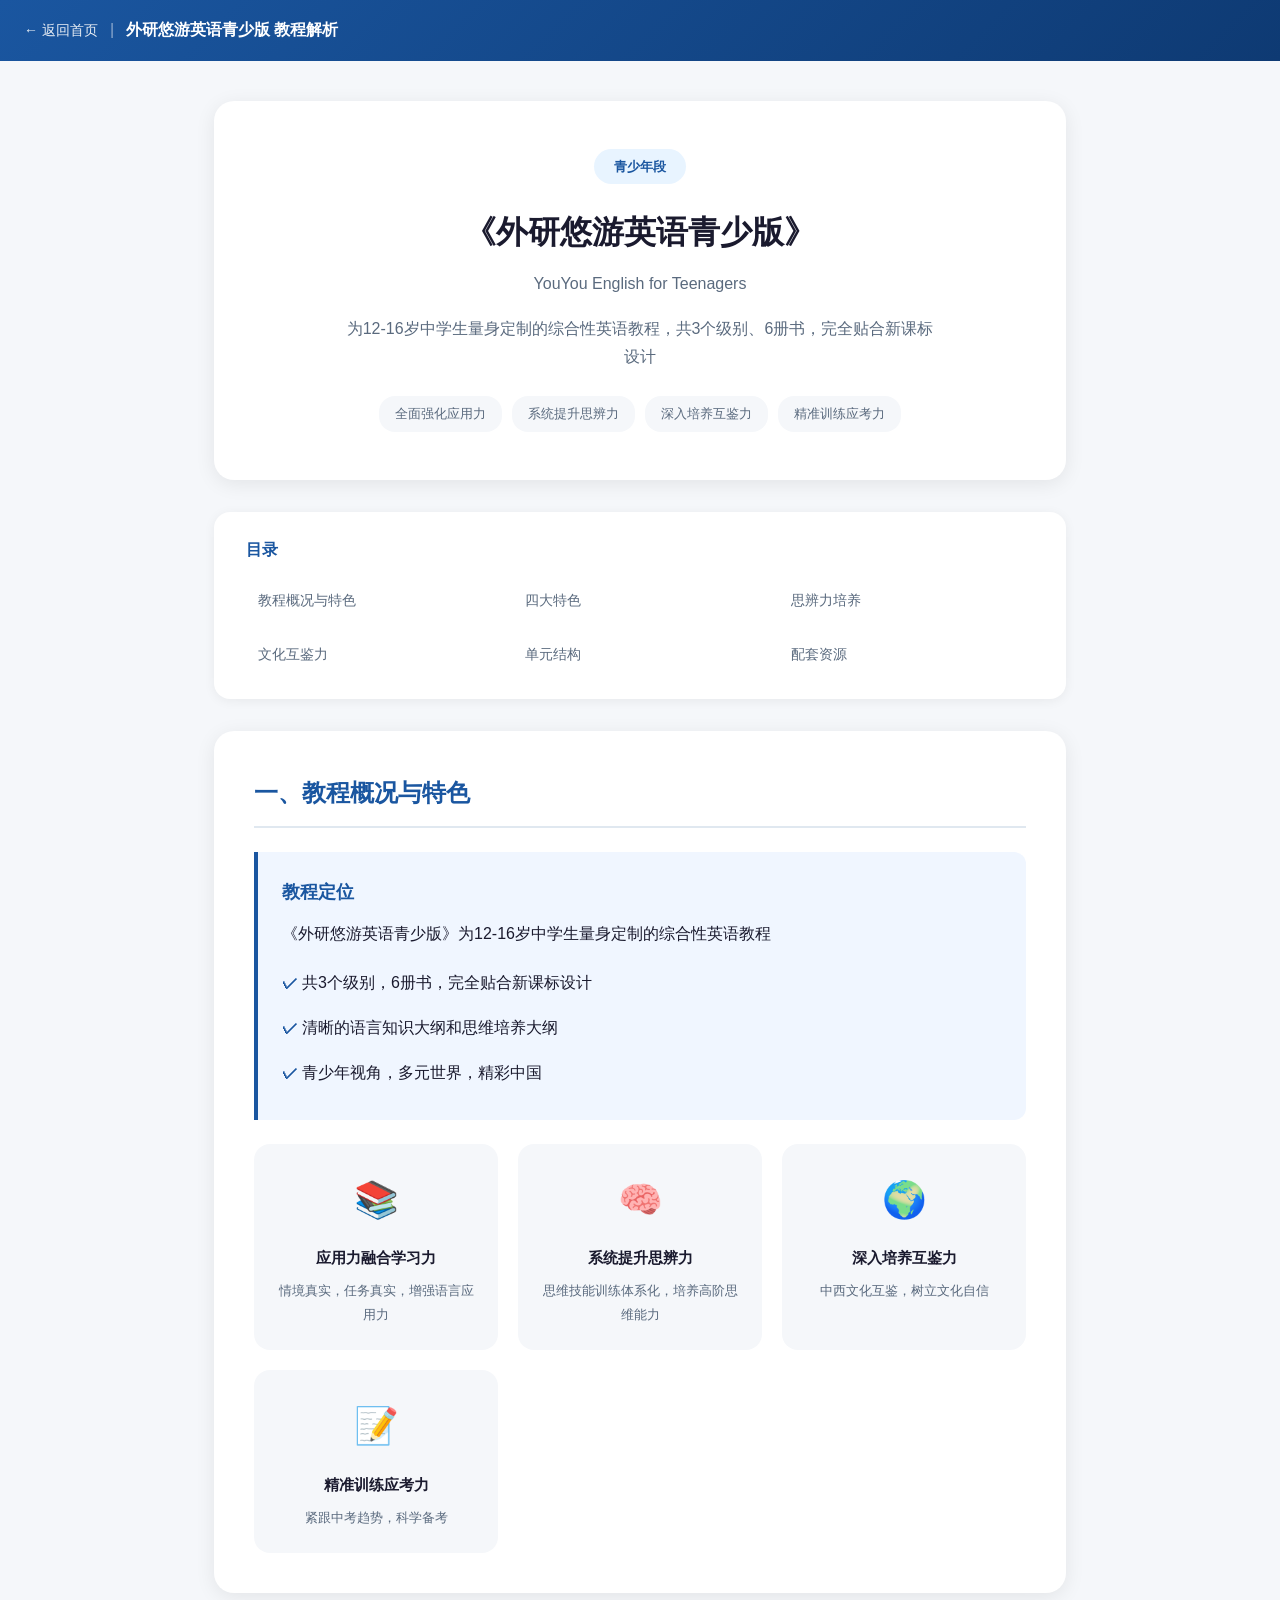
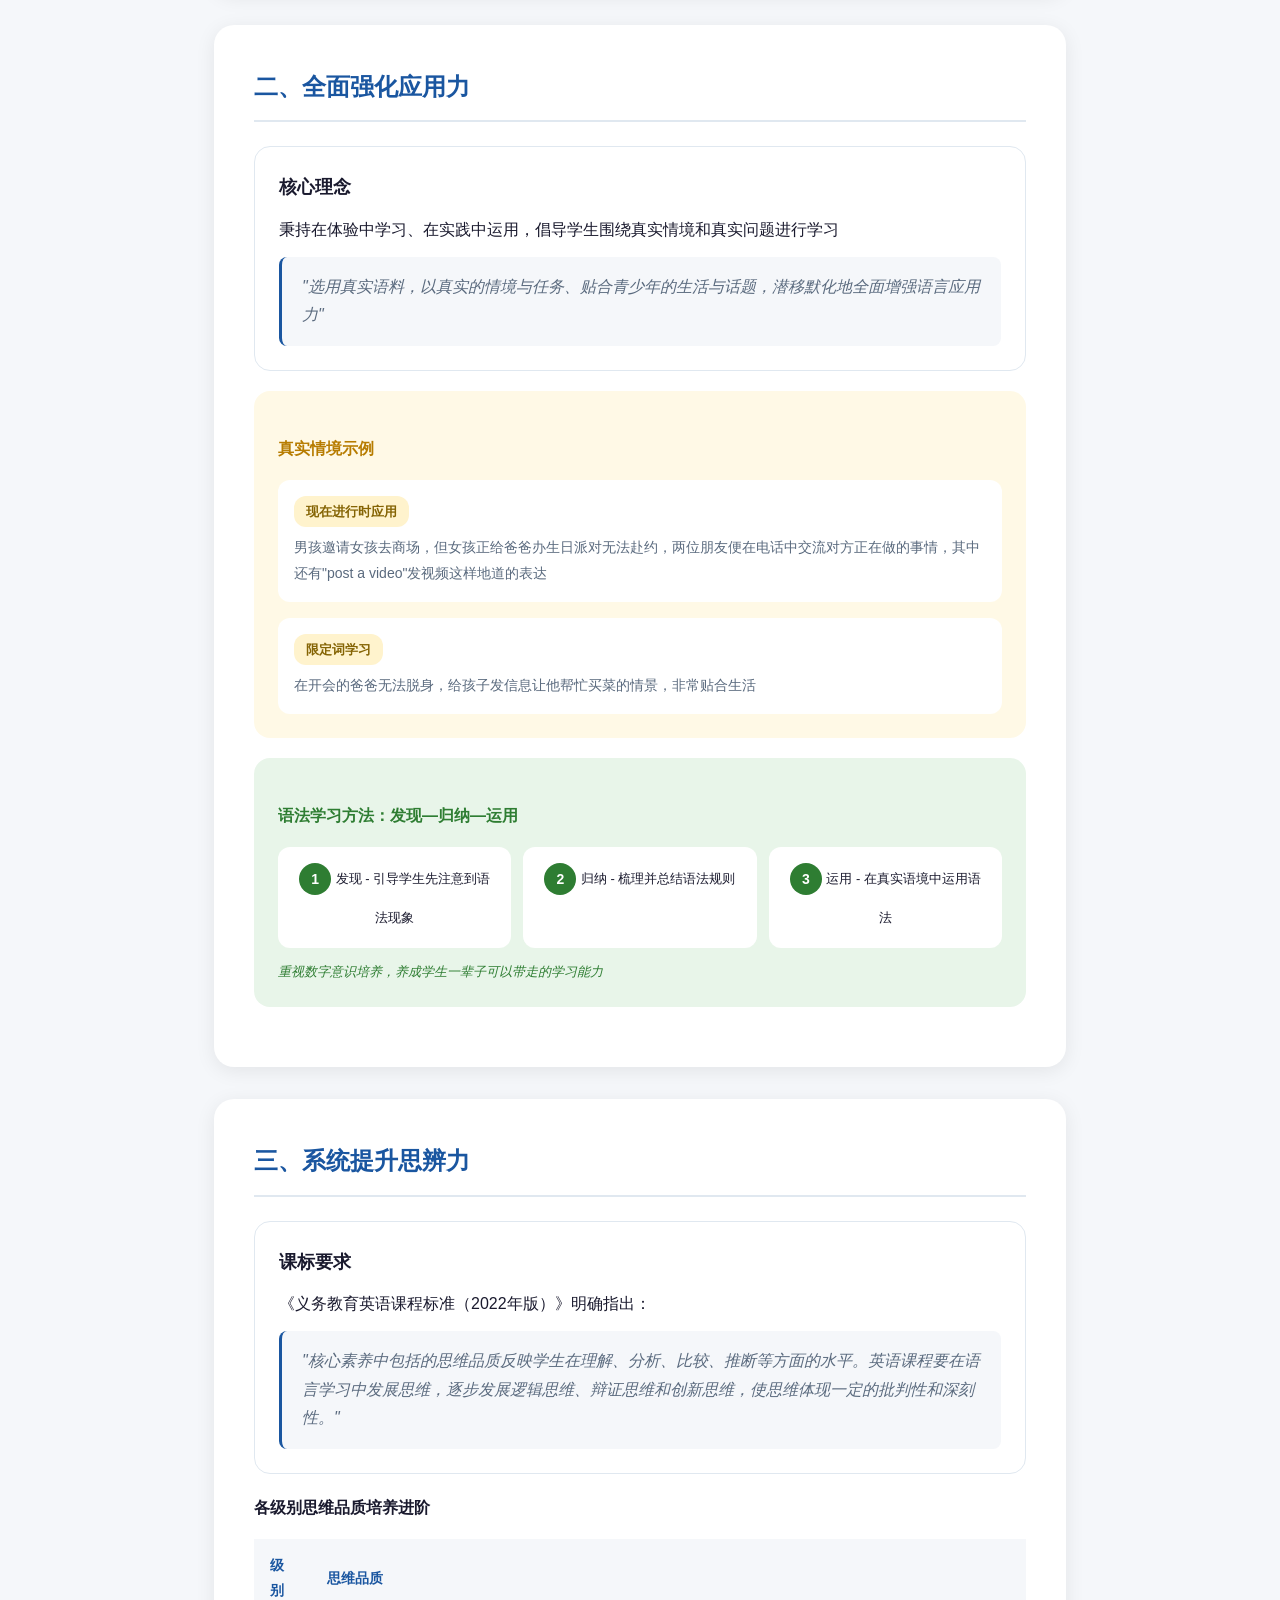
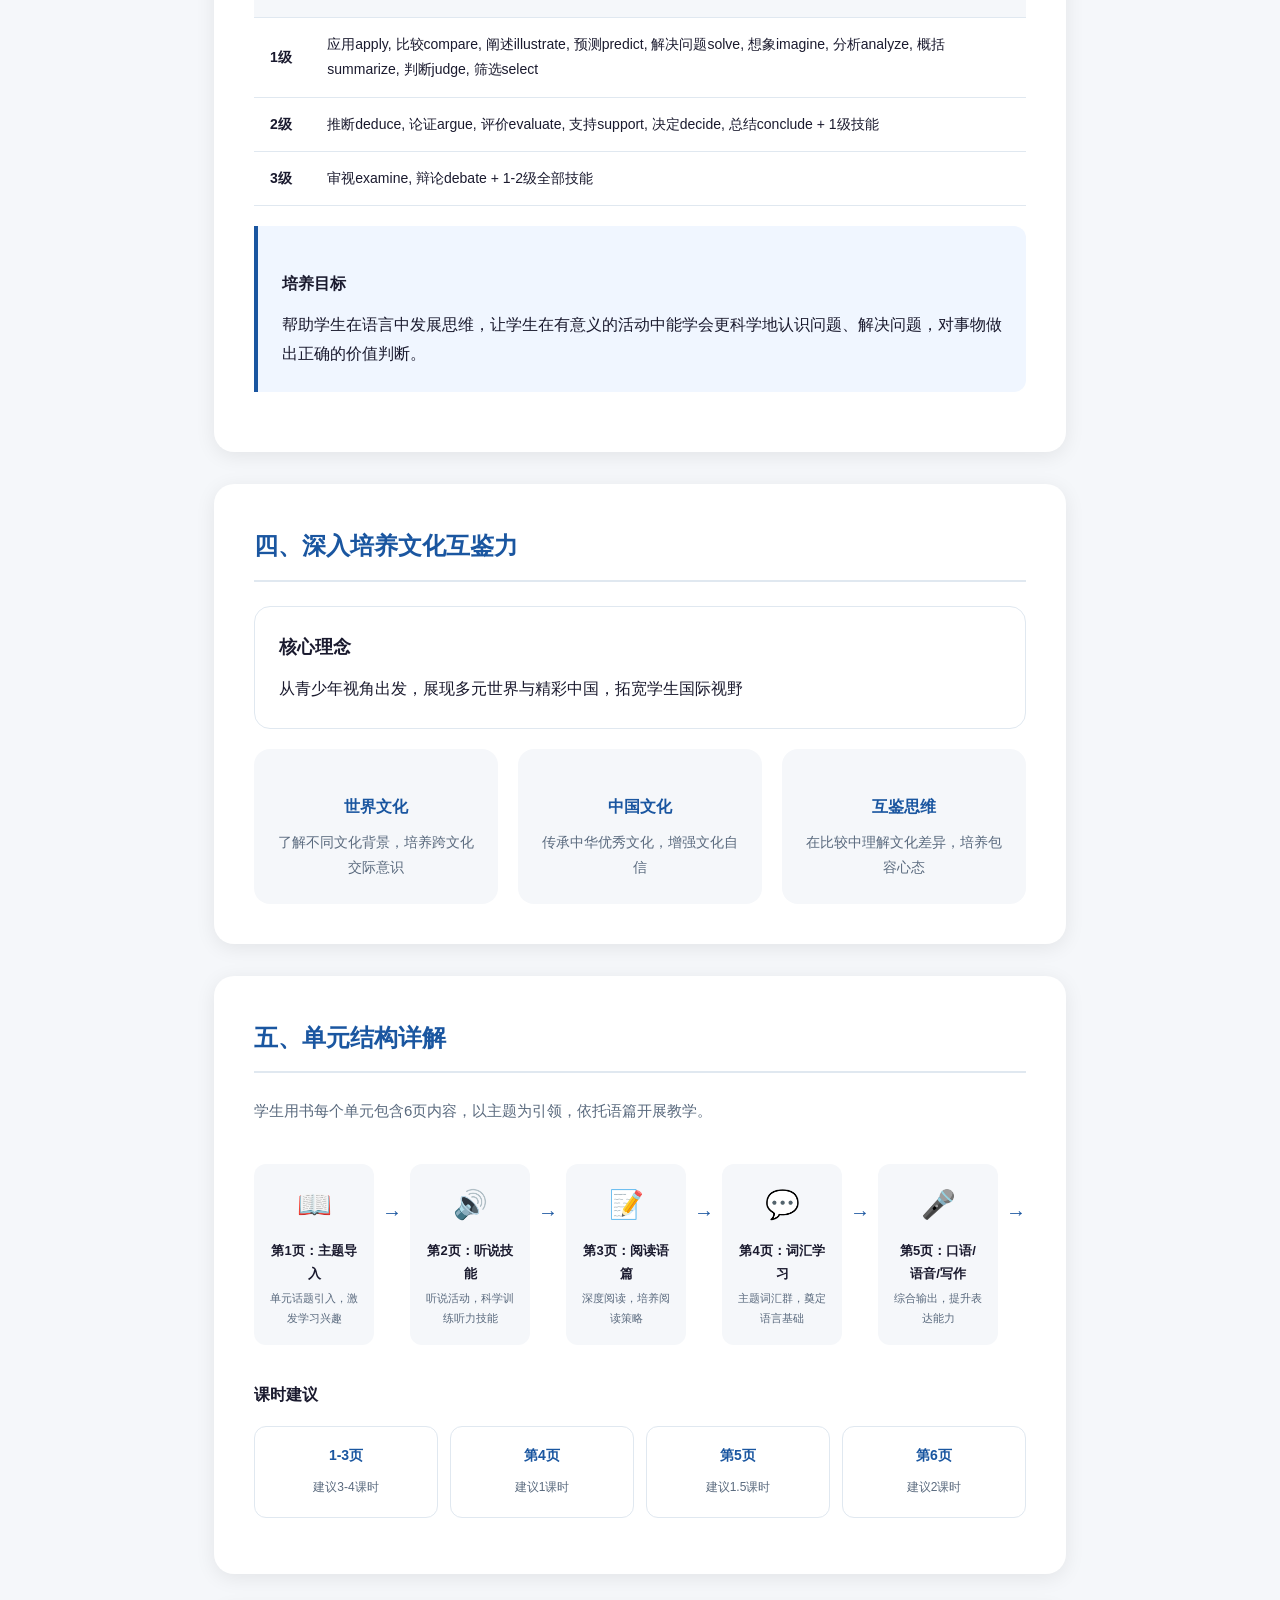
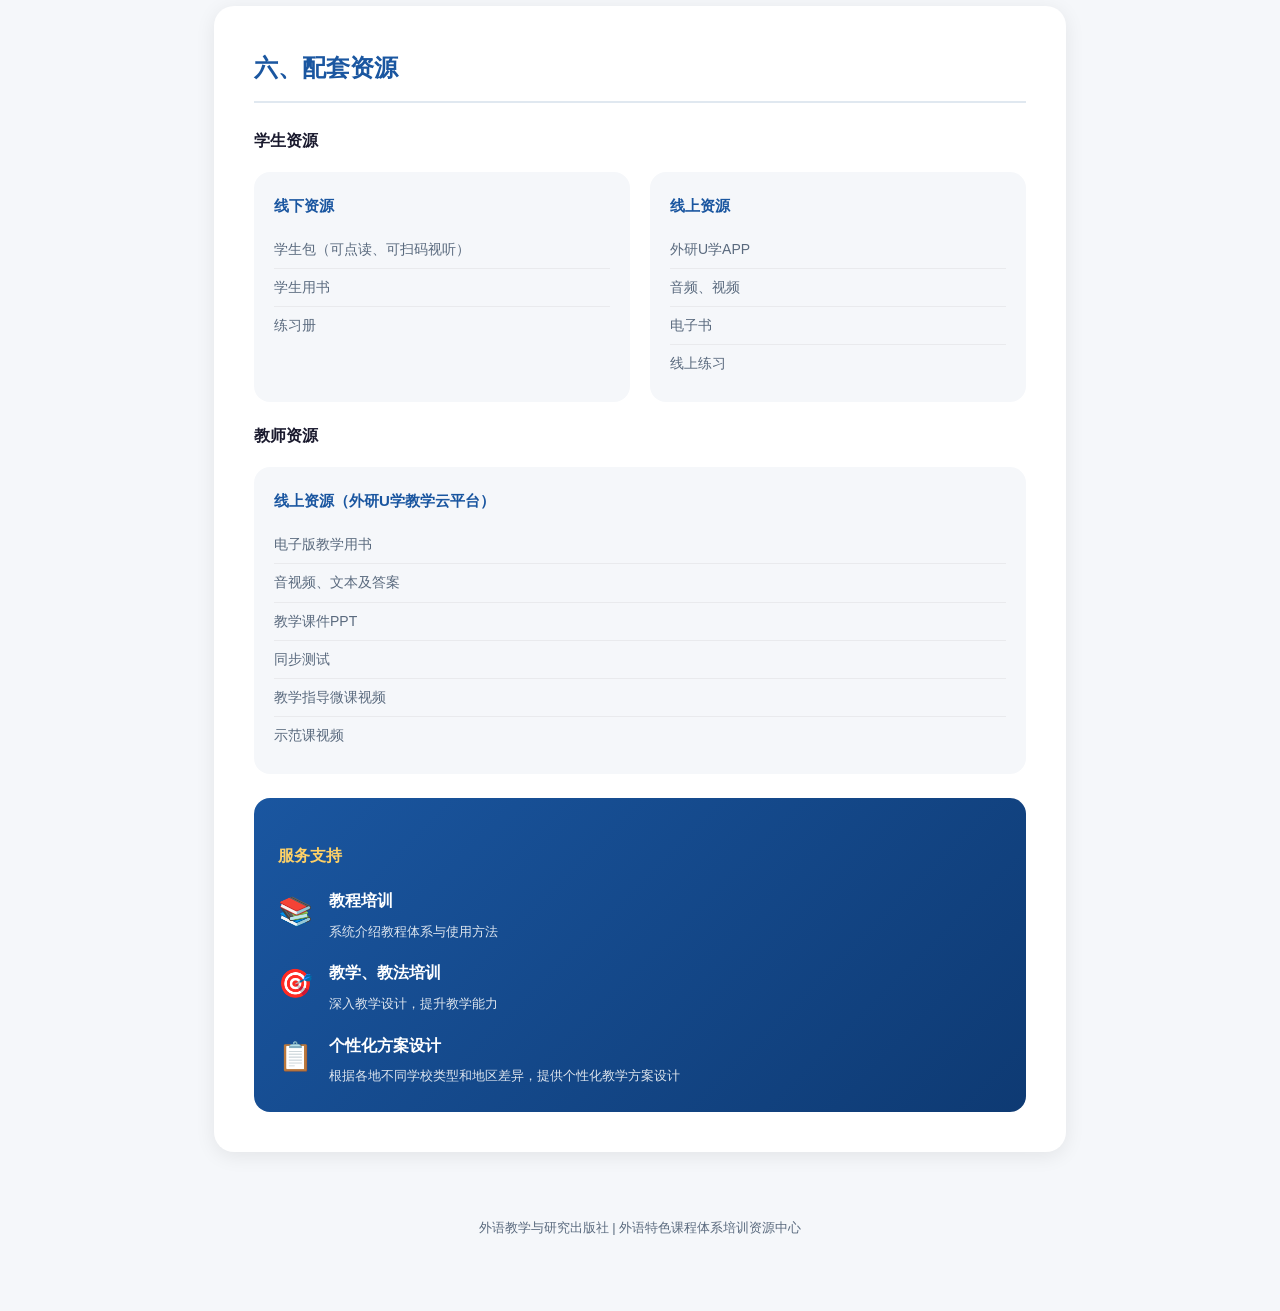
<file: youyou.html>
<!DOCTYPE html>
<html lang="zh-CN">
<head>
  <meta charset="UTF-8">
  <meta name="viewport" content="width=device-width, initial-scale=1.0">
  <title>外研悠游英语青少版 | 教程解析</title>
  <link rel="stylesheet" href="styles.css">
</head>
<body>
  <header>
    <nav class="main-nav">
      <a href="index.html" class="nav-back">← 返回首页</a>
      <span class="nav-divider">|</span>
      <span class="nav-title">外研悠游英语青少版 教程解析</span>
    </nav>
  </header>

  <main class="course-container">
    <!-- 课程头部 -->
    <section class="course-header">
      <div class="course-badge senior">青少年段</div>
      <h1>《外研悠游英语青少版》</h1>
      <p class="course-en">YouYou English for Teenagers</p>
      <p class="course-desc">为12-16岁中学生量身定制的综合性英语教程，共3个级别、6册书，完全贴合新课标设计</p>
      <div class="course-tags">
        <span class="tag">全面强化应用力</span>
        <span class="tag">系统提升思辨力</span>
        <span class="tag">深入培养互鉴力</span>
        <span class="tag">精准训练应考力</span>
      </div>
    </section>

    <!-- 目录导航 -->
    <nav class="toc">
      <div class="toc-title">目录</div>
      <ul>
        <li><a href="#overview">教程概况与特色</a></li>
        <li><a href="#features">四大特色</a></li>
        <li><a href="#thinking">思辨力培养</a></li>
        <li><a href="#culture">文化互鉴力</a></li>
        <li><a href="#structure">单元结构</a></li>
        <li><a href="#resources">配套资源</a></li>
      </ul>
    </nav>

    <!-- 第一部分：教程概况 -->
    <section id="overview" class="content-section">
      <h2>一、教程概况与特色</h2>
      
      <div class="highlight-card">
        <h3>教程定位</h3>
        <p>《外研悠游英语青少版》为12-16岁中学生量身定制的综合性英语教程</p>
        <ul>
          <li>共3个级别，6册书，完全贴合新课标设计</li>
          <li>清晰的语言知识大纲和思维培养大纲</li>
          <li>青少年视角，多元世界，精彩中国</li>
        </ul>
      </div>

      <div class="features-grid">
        <div class="feature-card">
          <div class="feature-icon">📚</div>
          <h4>应用力融合学习力</h4>
          <p>情境真实，任务真实，增强语言应用力</p>
        </div>
        <div class="feature-card">
          <div class="feature-icon">🧠</div>
          <h4>系统提升思辨力</h4>
          <p>思维技能训练体系化，培养高阶思维能力</p>
        </div>
        <div class="feature-card">
          <div class="feature-icon">🌍</div>
          <h4>深入培养互鉴力</h4>
          <p>中西文化互鉴，树立文化自信</p>
        </div>
        <div class="feature-card">
          <div class="feature-icon">📝</div>
          <h4>精准训练应考力</h4>
          <p>紧跟中考趋势，科学备考</p>
        </div>
      </div>
    </section>

    <!-- 第二部分：应用力 -->
    <section id="features" class="content-section">
      <h2>二、全面强化应用力</h2>
      
      <div class="concept-box">
        <h3>核心理念</h3>
        <p>秉持在体验中学习、在实践中运用，倡导学生围绕真实情境和真实问题进行学习</p>
        <blockquote>
          "选用真实语料，以真实的情境与任务、贴合青少年的生活与话题，潜移默化地全面增强语言应用力"
        </blockquote>
      </div>

      <div class="example-card">
        <h4>真实情境示例</h4>
        <div class="example-content">
          <div class="example-item">
            <span class="example-label">现在进行时应用</span>
            <p>男孩邀请女孩去商场，但女孩正给爸爸办生日派对无法赴约，两位朋友便在电话中交流对方正在做的事情，其中还有"post a video"发视频这样地道的表达</p>
          </div>
          <div class="example-item">
            <span class="example-label">限定词学习</span>
            <p>在开会的爸爸无法脱身，给孩子发信息让他帮忙买菜的情景，非常贴合生活</p>
          </div>
        </div>
      </div>

      <div class="method-box">
        <h4>语法学习方法：发现—归纳—运用</h4>
        <div class="method-steps">
          <div class="step">
            <span class="step-num">1</span>
            <span class="step-text">发现 - 引导学生先注意到语法现象</span>
          </div>
          <div class="step">
            <span class="step-num">2</span>
            <span class="step-text">归纳 - 梳理并总结语法规则</span>
          </div>
          <div class="step">
            <span class="step-num">3</span>
            <span class="step-text">运用 - 在真实语境中运用语法</span>
          </div>
        </div>
        <p class="method-note">重视数字意识培养，养成学生一辈子可以带走的学习能力</p>
      </div>
    </section>

    <!-- 第三部分：思辨力 -->
    <section id="thinking" class="content-section">
      <h2>三、系统提升思辨力</h2>
      
      <div class="concept-box">
        <h3>课标要求</h3>
        <p>《义务教育英语课程标准（2022年版）》明确指出：</p>
        <blockquote>
          "核心素养中包括的思维品质反映学生在理解、分析、比较、推断等方面的水平。英语课程要在语言学习中发展思维，逐步发展逻辑思维、辩证思维和创新思维，使思维体现一定的批判性和深刻性。"
        </blockquote>
      </div>

      <h4>各级别思维品质培养进阶</h4>
      <table class="thinking-table">
        <thead>
          <tr>
            <th>级别</th>
            <th>思维品质</th>
          </tr>
        </thead>
        <tbody>
          <tr>
            <td><strong>1级</strong></td>
            <td>应用apply, 比较compare, 阐述illustrate, 预测predict, 解决问题solve, 想象imagine, 分析analyze, 概括summarize, 判断judge, 筛选select</td>
          </tr>
          <tr>
            <td><strong>2级</strong></td>
            <td>推断deduce, 论证argue, 评价evaluate, 支持support, 决定decide, 总结conclude + 1级技能</td>
          </tr>
          <tr>
            <td><strong>3级</strong></td>
            <td>审视examine, 辩论debate + 1-2级全部技能</td>
          </tr>
        </tbody>
      </table>

      <div class="highlight-card">
        <h4>培养目标</h4>
        <p>帮助学生在语言中发展思维，让学生在有意义的活动中能学会更科学地认识问题、解决问题，对事物做出正确的价值判断。</p>
      </div>
    </section>

    <!-- 第四部分：文化互鉴力 -->
    <section id="culture" class="content-section">
      <h2>四、深入培养文化互鉴力</h2>
      
      <div class="concept-box">
        <h3>核心理念</h3>
        <p>从青少年视角出发，展现多元世界与精彩中国，拓宽学生国际视野</p>
      </div>

      <div class="culture-grid">
        <div class="culture-item">
          <h4>世界文化</h4>
          <p>了解不同文化背景，培养跨文化交际意识</p>
        </div>
        <div class="culture-item">
          <h4>中国文化</h4>
          <p>传承中华优秀文化，增强文化自信</p>
        </div>
        <div class="culture-item">
          <h4>互鉴思维</h4>
          <p>在比较中理解文化差异，培养包容心态</p>
        </div>
      </div>
    </section>

    <!-- 第五部分：单元结构 -->
    <section id="structure" class="content-section">
      <h2>五、单元结构详解</h2>
      
      <p class="section-intro">学生用书每个单元包含6页内容，以主题为引领，依托语篇开展教学。</p>

      <div class="structure-flow">
        <div class="structure-step">
          <div class="step-icon">📖</div>
          <div class="step-content">
            <h4>第1页：主题导入</h4>
            <p>单元话题引入，激发学习兴趣</p>
          </div>
        </div>
        <div class="structure-arrow">→</div>
        <div class="structure-step">
          <div class="step-icon">🔊</div>
          <div class="step-content">
            <h4>第2页：听说技能</h4>
            <p>听说活动，科学训练听力技能</p>
          </div>
        </div>
        <div class="structure-arrow">→</div>
        <div class="structure-step">
          <div class="step-icon">📝</div>
          <div class="step-content">
            <h4>第3页：阅读语篇</h4>
            <p>深度阅读，培养阅读策略</p>
          </div>
        </div>
        <div class="structure-arrow">→</div>
        <div class="structure-step">
          <div class="step-icon">💬</div>
          <div class="step-content">
            <h4>第4页：词汇学习</h4>
            <p>主题词汇群，奠定语言基础</p>
          </div>
        </div>
        <div class="structure-arrow">→</div>
        <div class="structure-step">
          <div class="step-icon">🎤</div>
          <div class="step-content">
            <h4>第5页：口语/语音/写作</h4>
            <p>综合输出，提升表达能力</p>
          </div>
        </div>
        <div class="structure-arrow">→</div>
        <div class="structure-step">
          <div class="step-icon">🌟</div>
          <div class="step-content">
            <h4>第6页：文化/项目</h4>
            <p>文化互鉴，综合运用</p>
          </div>
        </div>
      </div>

      <h4>课时建议</h4>
      <div class="time-table">
        <div class="time-item">
          <span class="time-range">1-3页</span>
          <span class="time-hours">建议3-4课时</span>
        </div>
        <div class="time-item">
          <span class="time-range">第4页</span>
          <span class="time-hours">建议1课时</span>
        </div>
        <div class="time-item">
          <span class="time-range">第5页</span>
          <span class="time-hours">建议1.5课时</span>
        </div>
        <div class="time-item">
          <span class="time-range">第6页</span>
          <span class="time-hours">建议2课时</span>
        </div>
      </div>
    </section>

    <!-- 第六部分：配套资源 -->
    <section id="resources" class="content-section">
      <h2>六、配套资源</h2>
      
      <h4>学生资源</h4>
      <div class="resources-grid">
        <div class="resource-card">
          <h5>线下资源</h5>
          <ul>
            <li>学生包（可点读、可扫码视听）</li>
            <li>学生用书</li>
            <li>练习册</li>
          </ul>
        </div>
        <div class="resource-card">
          <h5>线上资源</h5>
          <ul>
            <li>外研U学APP</li>
            <li>音频、视频</li>
            <li>电子书</li>
            <li>线上练习</li>
          </ul>
        </div>
      </div>

      <h4>教师资源</h4>
      <div class="resources-grid">
        <div class="resource-card">
          <h5>线上资源（外研U学教学云平台）</h5>
          <ul>
            <li>电子版教学用书</li>
            <li>音视频、文本及答案</li>
            <li>教学课件PPT</li>
            <li>同步测试</li>
            <li>教学指导微课视频</li>
            <li>示范课视频</li>
          </ul>
        </div>
      </div>

      <div class="service-box">
        <h4>服务支持</h4>
        <div class="service-items">
          <div class="service-item">
            <span class="service-icon">📚</span>
            <div>
              <strong>教程培训</strong>
              <p>系统介绍教程体系与使用方法</p>
            </div>
          </div>
          <div class="service-item">
            <span class="service-icon">🎯</span>
            <div>
              <strong>教学、教法培训</strong>
              <p>深入教学设计，提升教学能力</p>
            </div>
          </div>
          <div class="service-item">
            <span class="service-icon">📋</span>
            <div>
              <strong>个性化方案设计</strong>
              <p>根据各地不同学校类型和地区差异，提供个性化教学方案设计</p>
            </div>
          </div>
        </div>
      </div>
    </section>

    <footer class="course-footer">
      <p>外语教学与研究出版社 | 外语特色课程体系培训资源中心</p>
    </footer>
  </main>
  
  <script>
    // 平滑滚动到锚点
    document.querySelectorAll('.toc a[href^="#"]').forEach(anchor => {
      anchor.addEventListener('click', function(e) {
        e.preventDefault();
        const target = document.querySelector(this.getAttribute('href'));
        if (target) {
          const headerHeight = 70;
          const targetPosition = target.getBoundingClientRect().top + window.pageYOffset - headerHeight;
          window.scrollTo({
            top: targetPosition,
            behavior: 'smooth'
          });
        }
      });
    });
  </script>
</body>
</html>
</file>
<file: styles.css>
/* ===== 全局样式 ===== */
:root {
  --primary: #1a56a0;
  --primary-light: #2d6cc0;
  --accent: #e85d26;
  --bg: #f5f7fa;
  --card-bg: #ffffff;
  --text: #1a1a2e;
  --text-sub: #5a6a7e;
  --border: #e0e8f0;
  --senior: linear-gradient(135deg, #1a56a0 0%, #0e3a73 100%);
  --child: linear-gradient(135deg, #ff9800 0%, #f57c00 100%);
  --think: linear-gradient(135deg, #7b1fa2 0%, #6a1b9a 100%);
  --new: linear-gradient(135deg, #2e7d32 0%, #1b5e20 100%);
}

* { margin: 0; padding: 0; box-sizing: border-box; }

body {
  font-family: 'PingFang SC', 'Microsoft YaHei', sans-serif;
  background: var(--bg);
  color: var(--text);
  line-height: 1.8;
}

/* ===== 导航栏 ===== */
.main-nav {
  background: var(--senior);
  color: white;
  padding: 16px 24px;
  display: flex;
  align-items: center;
  gap: 12px;
}

.nav-back {
  color: white;
  text-decoration: none;
  font-size: 14px;
  opacity: 0.9;
}

.nav-back:hover { opacity: 1; }

.nav-divider {
  opacity: 0.5;
}

.nav-title {
  font-weight: 600;
}

/* ===== 课程容器 ===== */
.course-container {
  max-width: 900px;
  margin: 0 auto;
  padding: 40px 24px;
}

/* ===== 课程头部 ===== */
.course-header {
  background: white;
  border-radius: 20px;
  padding: 48px 40px;
  margin-bottom: 32px;
  text-align: center;
  box-shadow: 0 4px 20px rgba(0,0,0,0.08);
}

.course-badge {
  display: inline-block;
  padding: 6px 20px;
  border-radius: 20px;
  font-size: 13px;
  font-weight: 600;
  margin-bottom: 20px;
}

.course-badge.senior { background: #e8f4ff; color: #1a56a0; }
.course-badge.child { background: #fff3e0; color: #e65c00; }
.course-badge.think { background: #f3e5f5; color: #7b1fa2; }
.course-badge.new { background: #e8f5e9; color: #2e7d32; }

.course-header h1 {
  font-size: 32px;
  font-weight: 800;
  color: var(--text);
  margin-bottom: 8px;
}

.course-en {
  font-size: 16px;
  color: var(--text-sub);
  margin-bottom: 16px;
}

.course-desc {
  font-size: 16px;
  color: var(--text-sub);
  max-width: 600px;
  margin: 0 auto 24px;
}

.course-tags {
  display: flex;
  flex-wrap: wrap;
  gap: 10px;
  justify-content: center;
}

.course-tags .tag {
  padding: 6px 16px;
  background: var(--bg);
  border-radius: 16px;
  font-size: 13px;
  color: var(--text-sub);
}

/* ===== 目录导航 ===== */
.toc {
  background: white;
  border-radius: 16px;
  padding: 24px 32px;
  margin-bottom: 32px;
  box-shadow: 0 2px 12px rgba(0,0,0,0.06);
}

.toc-title {
  font-size: 16px;
  font-weight: 700;
  color: var(--primary);
  margin-bottom: 16px;
}

.toc ul {
  list-style: none;
  display: grid;
  grid-template-columns: repeat(auto-fit, minmax(200px, 1fr));
  gap: 12px;
}

.toc a {
  color: var(--text-sub);
  text-decoration: none;
  font-size: 14px;
  display: block;
  padding: 8px 12px;
  border-radius: 8px;
  transition: all 0.2s;
}

.toc a:hover {
  background: var(--bg);
  color: var(--primary);
}

/* ===== 内容区块 ===== */
.content-section {
  background: white;
  border-radius: 20px;
  padding: 40px;
  margin-bottom: 32px;
  box-shadow: 0 4px 20px rgba(0,0,0,0.08);
}

.content-section h2 {
  font-size: 24px;
  font-weight: 700;
  color: var(--primary);
  margin-bottom: 24px;
  padding-bottom: 12px;
  border-bottom: 2px solid var(--border);
}

.content-section h3 {
  font-size: 18px;
  font-weight: 700;
  color: var(--text);
  margin-bottom: 12px;
}

.content-section h4 {
  font-size: 16px;
  font-weight: 700;
  color: var(--text);
  margin: 20px 0 12px;
}

.section-intro {
  font-size: 15px;
  color: var(--text-sub);
  margin-bottom: 24px;
}

/* ===== 特色卡片 ===== */
.features-grid {
  display: grid;
  grid-template-columns: repeat(auto-fit, minmax(220px, 1fr));
  gap: 20px;
  margin-top: 24px;
}

.feature-card {
  background: var(--bg);
  border-radius: 16px;
  padding: 24px;
  text-align: center;
  transition: transform 0.3s, box-shadow 0.3s;
}

.feature-card:hover {
  transform: translateY(-4px);
  box-shadow: 0 8px 24px rgba(0,0,0,0.1);
}

.feature-icon {
  font-size: 36px;
  margin-bottom: 12px;
}

.feature-card h4 {
  font-size: 15px;
  margin: 0 0 8px;
}

.feature-card p {
  font-size: 13px;
  color: var(--text-sub);
}

/* ===== 高亮卡片 ===== */
.highlight-card {
  background: #f0f6ff;
  border-left: 4px solid var(--primary);
  border-radius: 0 12px 12px 0;
  padding: 24px;
  margin: 20px 0;
}

.highlight-card h3 {
  color: var(--primary);
  margin-bottom: 12px;
}

.highlight-card ul {
  list-style: none;
  margin-top: 12px;
}

.highlight-card li {
  padding: 8px 0;
  padding-left: 20px;
  position: relative;
}

.highlight-card li::before {
  content: '✓';
  position: absolute;
  left: 0;
  color: var(--primary);
  font-weight: bold;
}

/* ===== 概念框 ===== */
.concept-box {
  background: white;
  border: 1.5px solid var(--border);
  border-radius: 16px;
  padding: 24px;
  margin: 20px 0;
}

.concept-box blockquote {
  background: var(--bg);
  border-radius: 8px;
  padding: 16px 20px;
  margin-top: 12px;
  font-style: italic;
  color: var(--text-sub);
  border-left: 3px solid var(--primary);
}

/* ===== 示例卡片 ===== */
.example-card {
  background: #fff9e6;
  border-radius: 16px;
  padding: 24px;
  margin: 20px 0;
}

.example-card h4 {
  color: #b77c00;
  margin-bottom: 16px;
}

.example-content {
  display: flex;
  flex-direction: column;
  gap: 16px;
}

.example-item {
  background: white;
  border-radius: 12px;
  padding: 16px;
}

.example-label {
  display: inline-block;
  background: #fff3cd;
  color: #856404;
  padding: 4px 12px;
  border-radius: 12px;
  font-size: 13px;
  font-weight: 600;
  margin-bottom: 8px;
}

.example-item p {
  font-size: 14px;
  color: var(--text-sub);
}

/* ===== 方法框 ===== */
.method-box {
  background: #e8f5e9;
  border-radius: 16px;
  padding: 24px;
  margin: 20px 0;
}

.method-box h4 {
  color: #2e7d32;
  margin-bottom: 16px;
}

.method-steps {
  display: flex;
  gap: 12px;
  margin-bottom: 12px;
}

.step {
  flex: 1;
  background: white;
  border-radius: 12px;
  padding: 16px;
  text-align: center;
}

.step-num {
  display: inline-flex;
  align-items: center;
  justify-content: center;
  width: 32px;
  height: 32px;
  background: #2e7d32;
  color: white;
  border-radius: 50%;
  font-weight: 700;
  font-size: 14px;
  margin-bottom: 8px;
}

.step-text {
  font-size: 13px;
  color: var(--text);
}

.method-note {
  font-size: 13px;
  color: #2e7d32;
  font-style: italic;
}

/* ===== 思维表格 ===== */
.thinking-table {
  width: 100%;
  border-collapse: collapse;
  margin: 16px 0;
  font-size: 14px;
}

.thinking-table th,
.thinking-table td {
  padding: 14px 16px;
  text-align: left;
  border-bottom: 1px solid var(--border);
}

.thinking-table th {
  background: var(--bg);
  font-weight: 600;
  color: var(--primary);
}

.thinking-table tr:hover td {
  background: #f8fafc;
}

/* ===== 文化网格 ===== */
.culture-grid {
  display: grid;
  grid-template-columns: repeat(3, 1fr);
  gap: 20px;
  margin-top: 16px;
}

.culture-item {
  background: var(--bg);
  border-radius: 16px;
  padding: 24px;
  text-align: center;
}

.culture-item h4 {
  color: var(--primary);
  margin-bottom: 8px;
}

.culture-item p {
  font-size: 14px;
  color: var(--text-sub);
}

/* ===== 单元结构流程 ===== */
.structure-flow {
  display: flex;
  align-items: flex-start;
  gap: 8px;
  overflow-x: auto;
  padding: 16px 0;
  margin: 16px 0;
}

.structure-step {
  flex: 1;
  min-width: 120px;
  background: var(--bg);
  border-radius: 12px;
  padding: 16px;
  text-align: center;
}

.step-icon {
  font-size: 28px;
  margin-bottom: 8px;
}

.step-content h4 {
  font-size: 13px;
  margin: 0 0 4px;
}

.step-content p {
  font-size: 11px;
  color: var(--text-sub);
}

.structure-arrow {
  font-size: 20px;
  color: var(--primary);
  flex-shrink: 0;
  padding-top: 30px;
}

/* ===== 课时表 ===== */
.time-table {
  display: grid;
  grid-template-columns: repeat(4, 1fr);
  gap: 12px;
  margin: 16px 0;
}

.time-item {
  background: white;
  border: 1.5px solid var(--border);
  border-radius: 12px;
  padding: 16px;
  text-align: center;
}

.time-range {
  display: block;
  font-size: 14px;
  font-weight: 600;
  color: var(--primary);
  margin-bottom: 4px;
}

.time-hours {
  font-size: 12px;
  color: var(--text-sub);
}

/* ===== 资源网格 ===== */
.resources-grid {
  display: grid;
  grid-template-columns: repeat(auto-fit, minmax(280px, 1fr));
  gap: 20px;
  margin: 16px 0;
}

.resource-card {
  background: var(--bg);
  border-radius: 16px;
  padding: 20px;
}

.resource-card h5 {
  font-size: 15px;
  color: var(--primary);
  margin-bottom: 12px;
}

.resource-card ul {
  list-style: none;
}

.resource-card li {
  padding: 6px 0;
  font-size: 14px;
  color: var(--text-sub);
  border-bottom: 1px solid rgba(0,0,0,0.05);
}

.resource-card li:last-child {
  border-bottom: none;
}

/* ===== 服务框 ===== */
.service-box {
  background: linear-gradient(135deg, #1a56a0 0%, #0e3a73 100%);
  border-radius: 16px;
  padding: 24px;
  margin-top: 24px;
  color: white;
}

.service-box h4 {
  color: #ffd166;
  margin-bottom: 16px;
}

.service-items {
  display: flex;
  flex-direction: column;
  gap: 16px;
}

.service-item {
  display: flex;
  gap: 16px;
  align-items: flex-start;
}

.service-icon {
  font-size: 28px;
  flex-shrink: 0;
}

.service-item strong {
  display: block;
  margin-bottom: 4px;
}

.service-item p {
  font-size: 13px;
  opacity: 0.85;
}

/* ===== 页脚 ===== */
.course-footer {
  text-align: center;
  padding: 32px;
  font-size: 13px;
  color: var(--text-sub);
}

/* ===== 响应式 ===== */
@media (max-width: 768px) {
  .course-header { padding: 32px 24px; }
  .course-header h1 { font-size: 24px; }
  .content-section { padding: 24px; }
  .features-grid { grid-template-columns: 1fr; }
  .culture-grid { grid-template-columns: 1fr; }
  .structure-flow { flex-direction: column; }
  .structure-arrow { transform: rotate(90deg); text-align: center; }
  .time-table { grid-template-columns: repeat(2, 1fr); }
}
</file>
